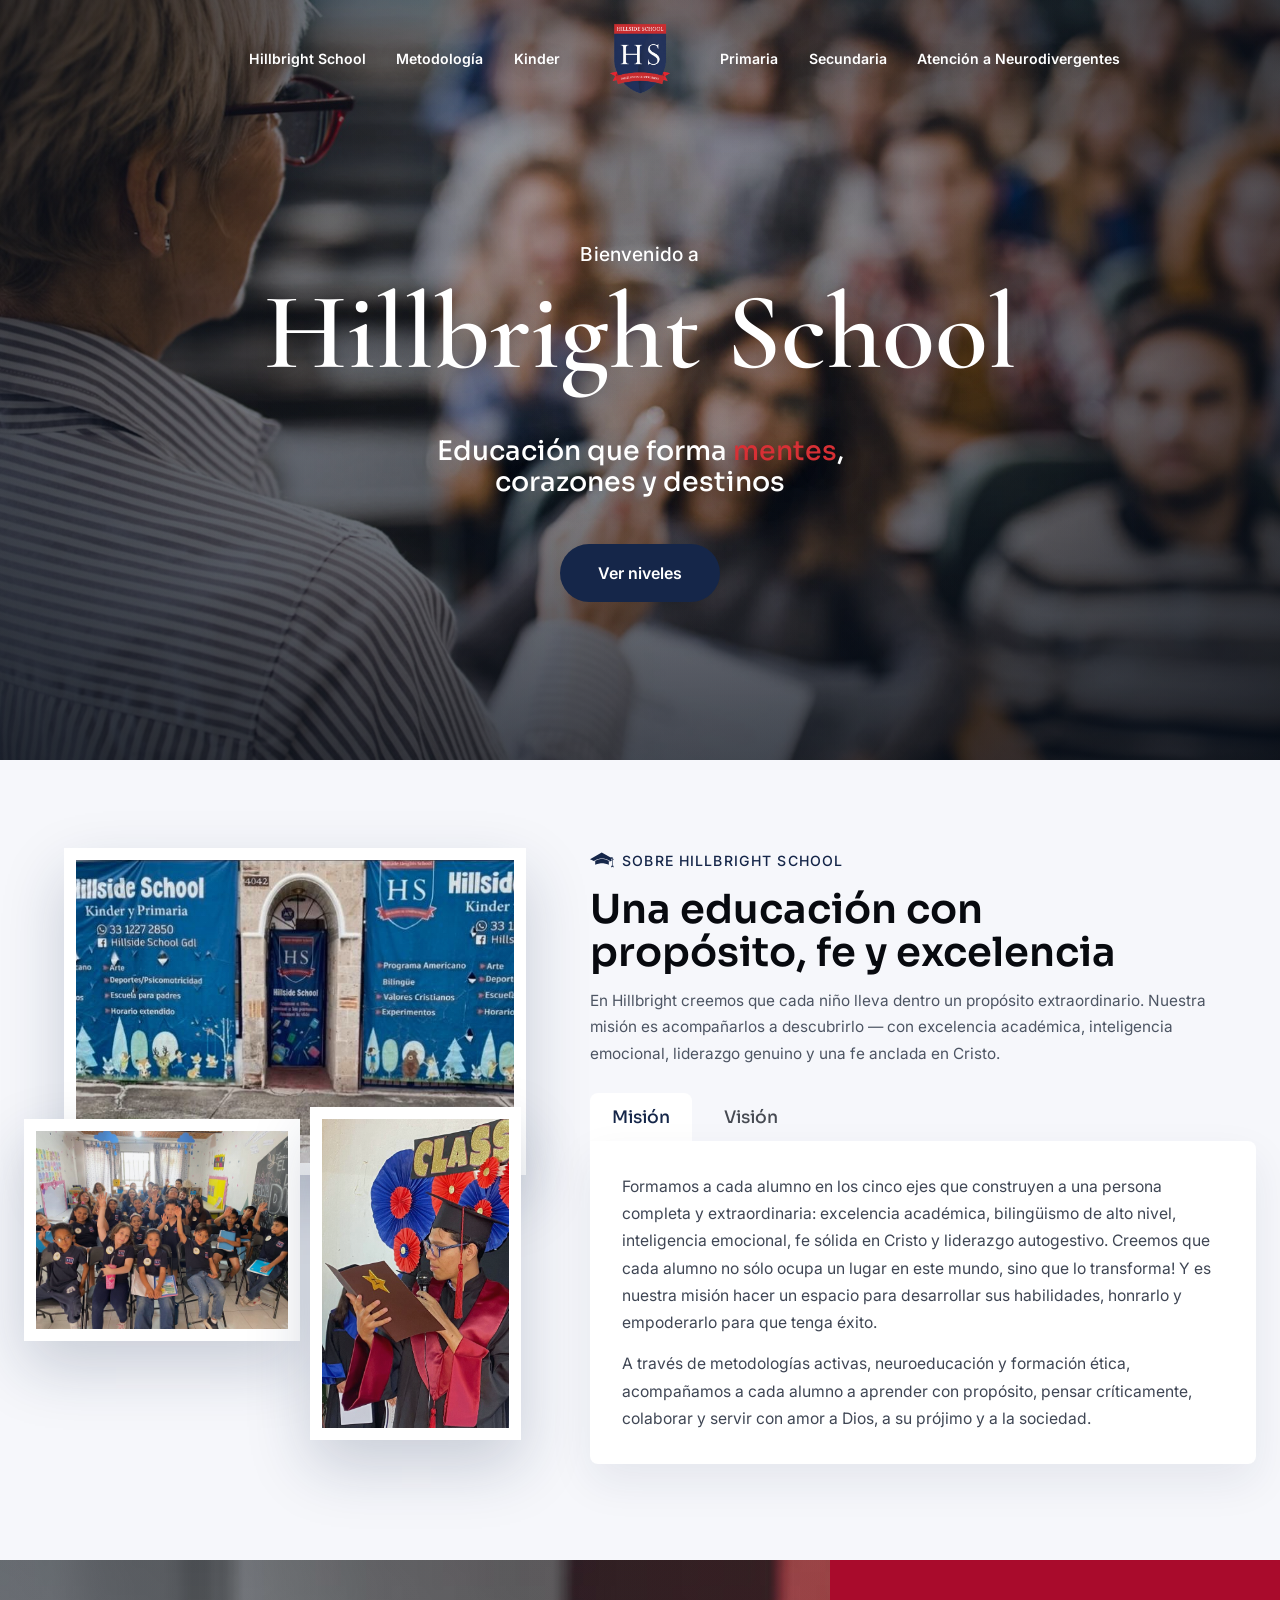
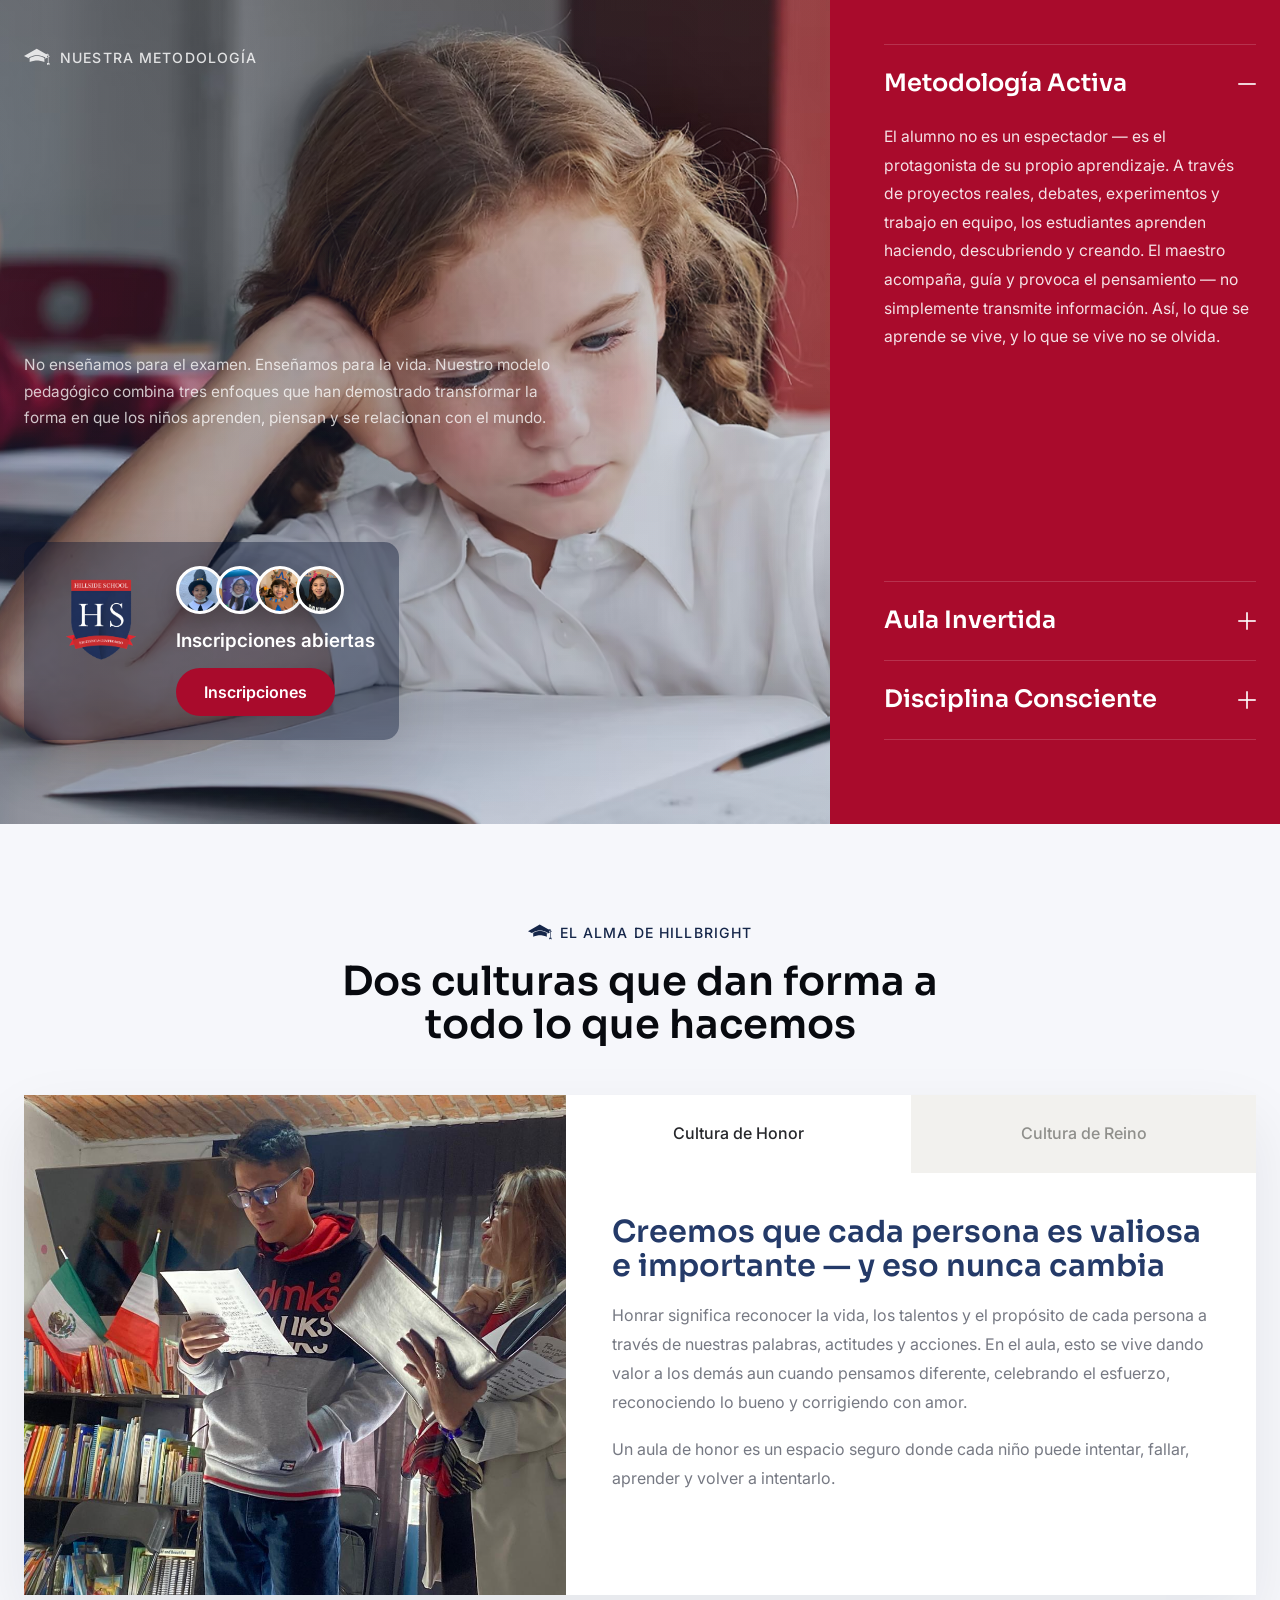
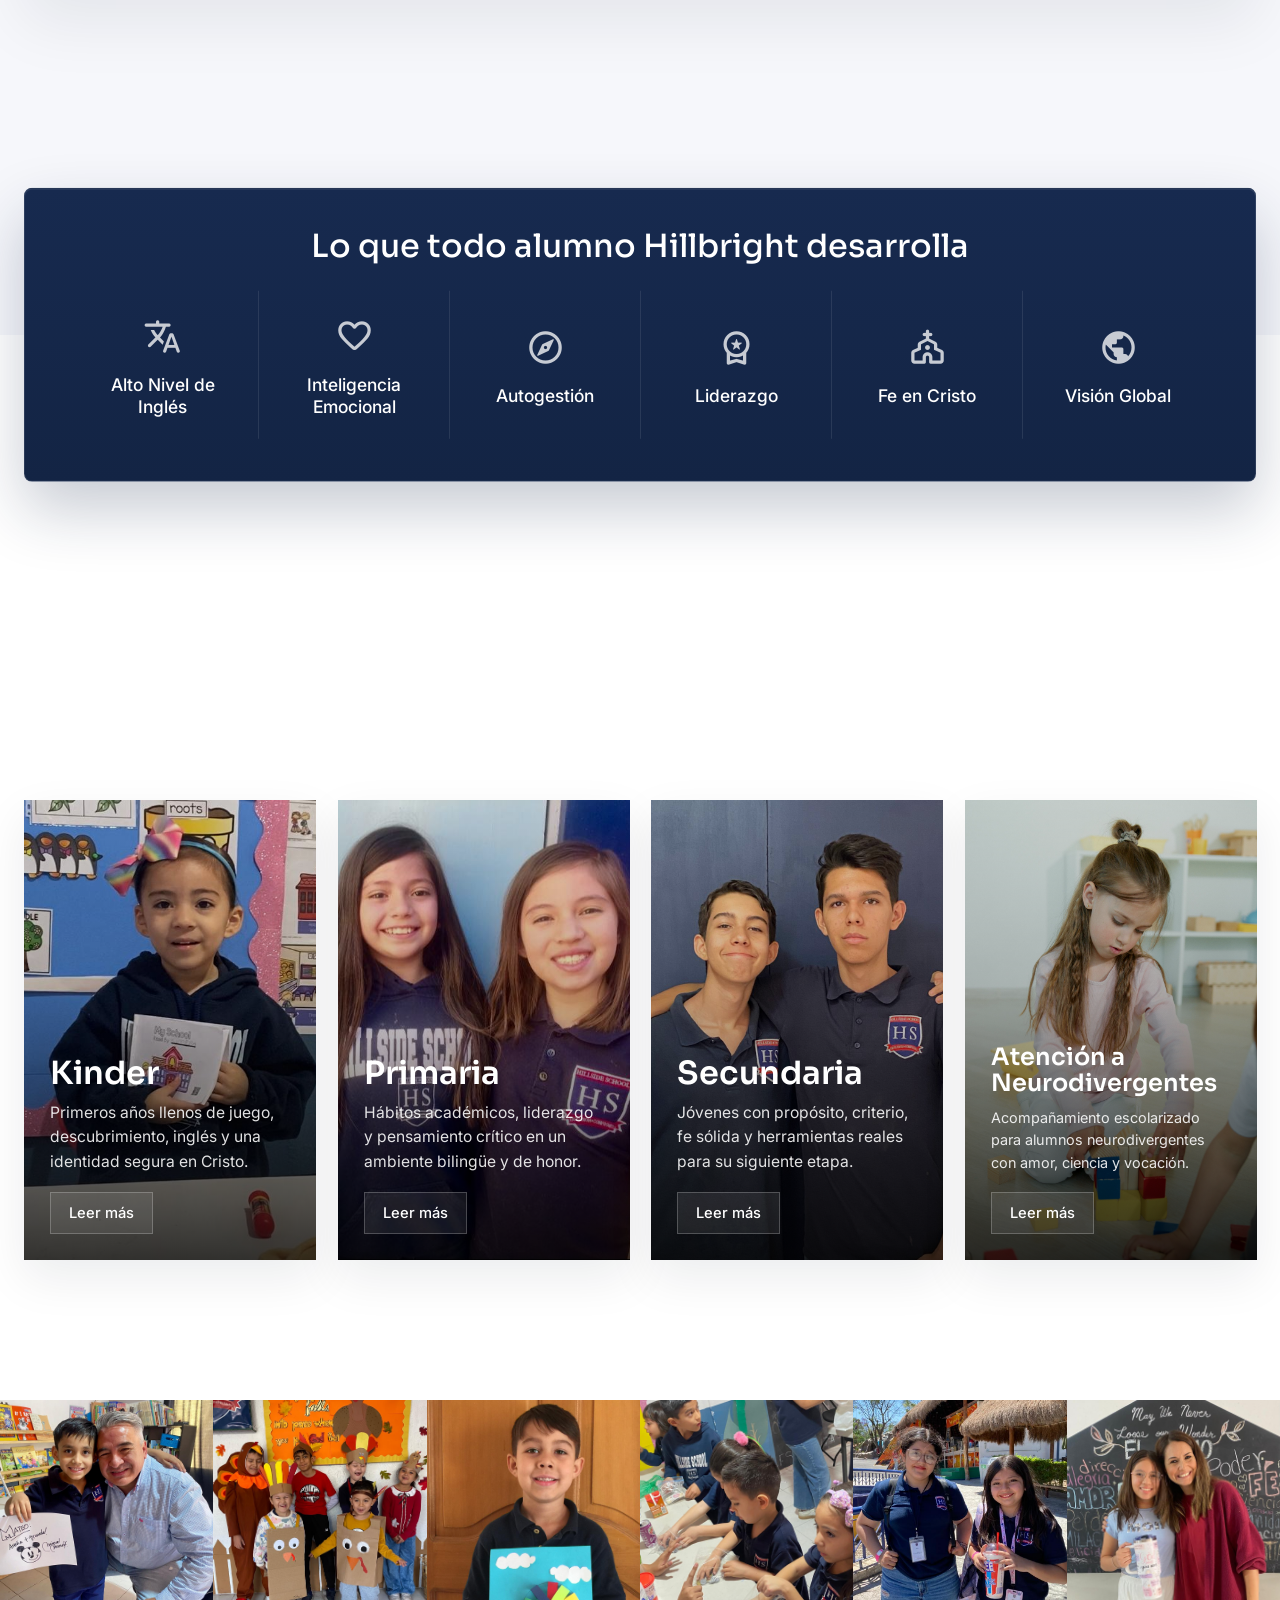
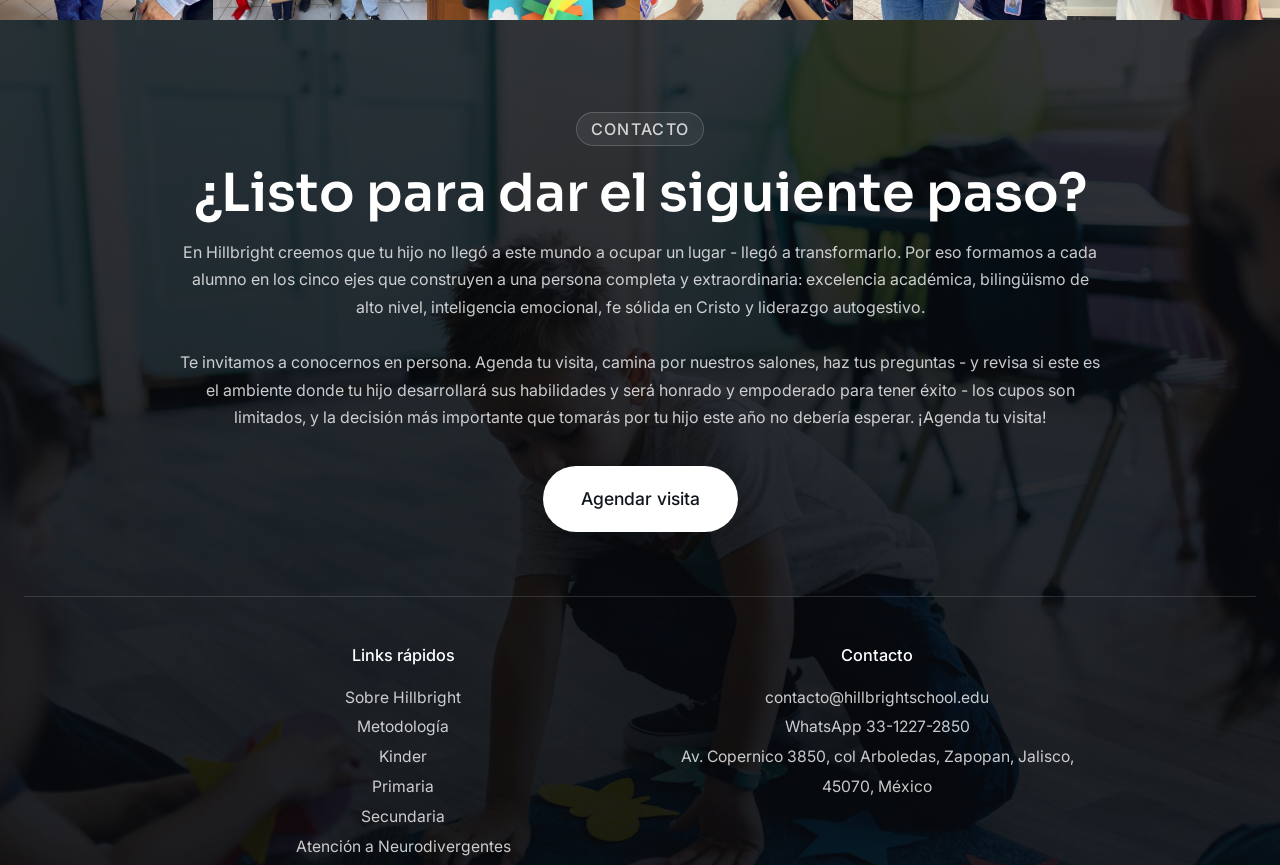
<file: index.html>
<!DOCTYPE html>
<html lang="es">
  <head>
    <meta charset="UTF-8" />
    <meta name="viewport" content="width=device-width, initial-scale=1.0" />
    <title>Hillbright School</title>
    <link rel="preconnect" href="https://fonts.googleapis.com" />
    <link rel="preconnect" href="https://fonts.gstatic.com" crossorigin />
    <link href="https://fonts.googleapis.com/css2?family=Inter:wght@400;500;600&display=swap" rel="stylesheet" />
    <link href="https://fonts.googleapis.com/css2?family=Sora:wght@500;600&display=swap" rel="stylesheet" />
    <link href="https://fonts.googleapis.com/css2?family=Cormorant+Garamond:wght@600&display=swap" rel="stylesheet" />
    <link href="https://fonts.googleapis.com/css2?family=Material+Symbols+Rounded:opsz,wght,FILL,GRAD@24,400,0,0&icon_names=church,explore,favorite,public,translate,workspace_premium" rel="stylesheet" />
    <link rel="stylesheet" href="styles.css" />
  </head>
  <body>
    <header class="site-header" id="site-header">
      <nav class="main-nav main-nav-left" aria-label="Navegación principal izquierda">
        <a href="#programas">Hillbright School</a>
        <a href="#metodologia">Metodología</a>
        <a href="kinder.html">Kinder</a>
      </nav>

      <a class="brand-badge" href="#" aria-label="Hillbright School inicio">
        <img class="brand-logo" src="images/hillside_logo.png" alt="Hillbright School" />
      </a>

      <button class="nav-toggle" type="button" aria-label="Abrir menú" aria-expanded="false">
        <span></span>
        <span></span>
        <span></span>
      </button>

      <nav class="mobile-nav" aria-label="Navegación principal móvil">
        <a href="#programas">Hillbright School</a>
        <a href="#metodologia">Metodología</a>
        <a href="kinder.html">Kinder</a>
        <a href="primaria.html">Primaria</a>
        <a href="secundaria.html">Secundaria</a>
        <a href="atencion-especializada.html">Atención a Neurodivergentes</a>
      </nav>

      <nav class="main-nav main-nav-right" aria-label="Navegación principal derecha">
        <a href="primaria.html">Primaria</a>
        <a href="secundaria.html">Secundaria</a>
        <a href="atencion-especializada.html">Atención a Neurodivergentes</a>
      </nav>
    </header>

    <main>
      <section class="hero" aria-label="Hillbright School">
        <div class="container container-lg hero-content">
          <p class="hero-kicker">Bienvenido a</p>
          <h1>Hillbright School</h1>
          <p class="hero-tagline">
            Educación que forma <span class="hero-highlight">mentes</span>,<br />
            corazones y destinos
          </p>
          <a class="hero-button" href="#niveles">Ver niveles</a>
        </div>
      </section>

      <section class="about-section" id="programas" aria-labelledby="about-title">
        <div class="container container-2xl about-container">
          <div class="about-media" aria-hidden="true">
            <div class="about-photo about-photo-main"></div>
            <div class="about-photo about-photo-wide"></div>
            <div class="about-photo about-photo-tall"></div>
          </div>

          <div class="about-copy">
            <p class="section-kicker">
              <svg class="section-kicker-icon" xmlns="http://www.w3.org/2000/svg" viewBox="0 0 24 24" aria-hidden="true">
                <path d="M5.21484 12.8949V16.6564C5.21484 16.6564 8.82175 15.1537 12.0198 15.1537C15.2178 15.1537 18.8255 16.6564 18.8255 16.6564V12.8424C18.8255 12.8424 15.3844 11.0225 11.9665 11.0225C8.55018 11.021 5.21484 12.8949 5.21484 12.8949Z"></path>
                <path d="M22.6467 11.9993L24 11.2716L22.6467 10.5222V10.1666C22.6467 10.1666 23.0278 8.23413 20.862 9.24464C20.7517 9.30465 20.6924 9.36542 20.6684 9.42468L11.7367 4.47119L0 11.1884L4.43211 13.2019V12.5485C4.43211 12.5485 8.15079 10.4607 11.9625 10.4607C15.7734 10.4607 19.6092 12.4899 19.6092 12.4899V13.631L22.0563 12.3167V17.6377H21.2416V19.529L22.3248 18.7803L23.5274 19.529V17.637H22.6467V11.9993ZM22.0555 9.83803V10.1944L21.3413 9.79827C21.6017 9.62573 22.0555 9.38642 22.0555 9.83803ZM21.814 11.9251C21.737 11.9279 21.6603 11.9152 21.5883 11.8877C21.5164 11.8602 21.4507 11.8185 21.3952 11.7651C21.3398 11.7117 21.2956 11.6476 21.2655 11.5768C21.2353 11.5059 21.2198 11.4297 21.2197 11.3527C21.2197 11.2757 21.2351 11.1994 21.2652 11.1285C21.2953 11.0576 21.3393 10.9935 21.3947 10.94C21.4501 10.8865 21.5157 10.8447 21.5876 10.8172C21.6595 10.7896 21.7362 10.7768 21.8132 10.7795C21.9615 10.7848 22.102 10.8474 22.2051 10.9542C22.3082 11.0609 22.3659 11.2035 22.366 11.3519C22.3661 11.5003 22.3086 11.643 22.2056 11.7499C22.1027 11.8568 21.9623 11.9196 21.814 11.9251Z"></path>
              </svg>
              Sobre Hillbright School
            </p>
            <h2 id="about-title">Una educación con propósito, fe y excelencia</h2>
            <p class="about-intro">
              En Hillbright creemos que cada niño lleva dentro un propósito extraordinario.
              Nuestra misión es acompañarlos a descubrirlo — con excelencia académica,
              inteligencia emocional, liderazgo genuino y una fe anclada en Cristo.
            </p>

            <div class="statement-tabs" data-tabs>
              <div class="statement-tab-list" role="tablist" aria-label="Misión y visión">
                <button class="statement-tab is-active" id="tab-mision" type="button" role="tab" aria-selected="true" aria-controls="panel-mision">
                  Misión
                </button>
                <button class="statement-tab" id="tab-vision" type="button" role="tab" aria-selected="false" aria-controls="panel-vision" tabindex="-1">
                  Visión
                </button>
              </div>

              <div class="statement-panel-stack">
                <article class="statement-panel is-active" id="panel-mision" role="tabpanel" aria-labelledby="tab-mision" aria-hidden="false">
                  <p>
                    Formamos a cada alumno en los cinco ejes que construyen a una persona completa y extraordinaria: excelencia académica, bilingüismo de alto nivel, inteligencia emocional, fe sólida en Cristo y liderazgo autogestivo. Creemos que cada alumno no sólo ocupa un lugar en este mundo, sino que lo transforma!
Y es nuestra misión hacer un espacio para desarrollar sus habilidades, honrarlo y empoderarlo para que tenga éxito.
                  </p>
                  <p>
                    A través de metodologías activas, neuroeducación y formación ética, acompañamos a cada alumno a aprender con propósito, pensar críticamente, colaborar y servir con amor a Dios, a su prójimo y a la sociedad.
                  </p>
                </article>

                <article class="statement-panel" id="panel-vision" role="tabpanel" aria-labelledby="tab-vision" aria-hidden="true">
                  <p>
                    Ser una comunidad educativa que forme personas íntegras, reflexivas y comprometidas con su desarrollo espiritual, intelectual, moral, social y físico.
                  </p>
                  <p>
                    Aspiramos a ser un faro de luz y verdad en la educación, ofreciendo una formación activa y transformadora, guiada por Cristo, la neuroeducación y el acompañamiento personal de cada estudiante.
                  </p>
                </article>
              </div>
            </div>
          </div>
        </div>
      </section>

      <section class="methodology-section" id="metodologia" aria-labelledby="methodology-title">
        <div class="container container-2xl methodology-shell">
          <div class="methodology-container">
            <div class="methodology-heading">
              <p class="methodology-kicker">
                <svg class="methodology-kicker-icon" xmlns="http://www.w3.org/2000/svg" viewBox="0 0 24 24" aria-hidden="true">
                  <path d="M5.21484 12.8949V16.6564C5.21484 16.6564 8.82175 15.1537 12.0198 15.1537C15.2178 15.1537 18.8255 16.6564 18.8255 16.6564V12.8424C18.8255 12.8424 15.3844 11.0225 11.9665 11.0225C8.55018 11.021 5.21484 12.8949 5.21484 12.8949Z"></path>
                  <path d="M22.6467 11.9993L24 11.2716L22.6467 10.5222V10.1666C22.6467 10.1666 23.0278 8.23413 20.862 9.24464C20.7517 9.30465 20.6924 9.36542 20.6684 9.42468L11.7367 4.47119L0 11.1884L4.43211 13.2019V12.5485C4.43211 12.5485 8.15079 10.4607 11.9625 10.4607C15.7734 10.4607 19.6092 12.4899 19.6092 12.4899V13.631L22.0563 12.3167V17.6377H21.2416V19.529L22.3248 18.7803L23.5274 19.529V17.637H22.6467V11.9993ZM22.0555 9.83803V10.1944L21.3413 9.79827C21.6017 9.62573 22.0555 9.38642 22.0555 9.83803ZM21.814 11.9251C21.737 11.9279 21.6603 11.9152 21.5883 11.8877C21.5164 11.8602 21.4507 11.8185 21.3952 11.7651C21.3398 11.7117 21.2956 11.6476 21.2655 11.5768C21.2353 11.5059 21.2198 11.4297 21.2197 11.3527C21.2197 11.2757 21.2351 11.1994 21.2652 11.1285C21.2953 11.0576 21.3393 10.9935 21.3947 10.94C21.4501 10.8865 21.5157 10.8447 21.5876 10.8172C21.6595 10.7896 21.7362 10.7768 21.8132 10.7795C21.9615 10.7848 22.102 10.8474 22.2051 10.9542C22.3082 11.0609 22.3659 11.2035 22.366 11.3519C22.3661 11.5003 22.3086 11.643 22.2056 11.7499C22.1027 11.8568 21.9623 11.9196 21.814 11.9251Z"></path>
                </svg>
                Nuestra metodología
              </p>
              <h2 id="methodology-title" data-reveal-title>Aprendizaje activo, con propósito</h2>
              <p class="methodology-intro">
                No enseñamos para el examen. Enseñamos para la vida. Nuestro modelo pedagógico
                combina tres enfoques que han demostrado transformar la forma en que los niños
                aprenden, piensan y se relacionan con el mundo.
              </p>
              <div class="methodology-cta-card">
                <div class="methodology-cta-emblem" aria-hidden="true">
                  <img src="images/hillside_logo.png" alt="" />
                </div>

                <div class="methodology-cta-content">
                  <div class="methodology-avatars" aria-hidden="true">
                    <span class="methodology-avatar avatar-one"></span>
                    <span class="methodology-avatar avatar-two"></span>
                    <span class="methodology-avatar avatar-three"></span>
                    <span class="methodology-avatar avatar-four"></span>
                  </div>
                  <strong>Inscripciones abiertas</strong>
                  <a class="methodology-cta-button" href="https://wa.me/523312272850?text=Hola%2C%20quiero%20informacion%20sobre%20las%20inscripciones%20para%20Hillbright%20School" target="_blank" rel="noreferrer">Inscripciones</a>
                </div>
              </div>
            </div>

            <section class="methodology-feature" aria-label="Metodologías Hillbright">
              <div class="methodology-accordion" data-accordion>
                <article class="methodology-accordion-item is-open">
                  <h3 class="methodology-accordion-heading">
                    <button class="methodology-accordion-trigger" id="accordion-metodologia-activa" type="button" aria-expanded="true" aria-controls="accordion-panel-metodologia-activa">
                      <span>Metodología Activa</span>
                      <span class="methodology-accordion-icon" aria-hidden="true"></span>
                    </button>
                  </h3>
                  <div class="methodology-accordion-panel is-open" id="accordion-panel-metodologia-activa" role="region" aria-labelledby="accordion-metodologia-activa">
                    <div class="methodology-accordion-panel-inner">
                      <p>
                        El alumno no es un espectador — es el protagonista de su propio aprendizaje.
                        A través de proyectos reales, debates, experimentos y trabajo en equipo, los
                        estudiantes aprenden haciendo, descubriendo y creando. El maestro acompaña,
                        guía y provoca el pensamiento — no simplemente transmite información. Así, lo
                        que se aprende se vive, y lo que se vive no se olvida.
                      </p>
                    </div>
                  </div>
                </article>

                <article class="methodology-accordion-item">
                  <h3 class="methodology-accordion-heading">
                    <button class="methodology-accordion-trigger" id="accordion-aula-invertida" type="button" aria-expanded="false" aria-controls="accordion-panel-aula-invertida">
                      <span>Aula Invertida</span>
                      <span class="methodology-accordion-icon" aria-hidden="true"></span>
                    </button>
                  </h3>
                  <div class="methodology-accordion-panel" id="accordion-panel-aula-invertida" role="region" aria-labelledby="accordion-aula-invertida" hidden>
                    <div class="methodology-accordion-panel-inner">
                      <p>
                        Con el modelo de aula invertida, los alumnos exploran los contenidos antes de la clase mediante recursos digitales, lecturas y videos. Así, el salón se convierte en un espacio para preguntar, discutir, crear y profundizar. Creemos que el aprendizaje verdadero ocurre cuando el alumno participa activamente, no solo cuando escucha.
                      </p>
                    </div>
                  </div>
                </article>

                <article class="methodology-accordion-item">
                  <h3 class="methodology-accordion-heading">
                    <button class="methodology-accordion-trigger" id="accordion-disciplina-consciente" type="button" aria-expanded="false" aria-controls="accordion-panel-disciplina-consciente">
                      <span>Disciplina Consciente</span>
                      <span class="methodology-accordion-icon" aria-hidden="true"></span>
                    </button>
                  </h3>
                  <div class="methodology-accordion-panel" id="accordion-panel-disciplina-consciente" role="region" aria-labelledby="accordion-disciplina-consciente" hidden>
                    <div class="methodology-accordion-panel-inner">
                      <p>
                        En Hillbright, no buscamos obediencia por miedo, sino responsabilidad por convicción. La disciplina consciente parte del respeto a la dignidad de cada niño, entendiendo que detrás de cada conducta hay una emoción y una necesidad. Nuestros maestros guían, redirigen y restauran con amor, sin humillar. Así, los alumnos aprenden a comprender sus decisiones y a crecer con conciencia, respeto y responsabilidad.
                      </p>
                    </div>
                  </div>
                </article>
              </div>
            </section>
          </div>
        </div>
      </section>

      <section class="soul-section" aria-labelledby="soul-title">
        <div class="container container-2xl">
          <div class="soul-heading">
            <p class="soul-kicker">
              <svg class="soul-kicker-icon" xmlns="http://www.w3.org/2000/svg" viewBox="0 0 24 24" aria-hidden="true">
                <path d="M5.21484 12.8949V16.6564C5.21484 16.6564 8.82175 15.1537 12.0198 15.1537C15.2178 15.1537 18.8255 16.6564 18.8255 16.6564V12.8424C18.8255 12.8424 15.3844 11.0225 11.9665 11.0225C8.55018 11.021 5.21484 12.8949 5.21484 12.8949Z"></path>
                <path d="M22.6467 11.9993L24 11.2716L22.6467 10.5222V10.1666C22.6467 10.1666 23.0278 8.23413 20.862 9.24464C20.7517 9.30465 20.6924 9.36542 20.6684 9.42468L11.7367 4.47119L0 11.1884L4.43211 13.2019V12.5485C4.43211 12.5485 8.15079 10.4607 11.9625 10.4607C15.7734 10.4607 19.6092 12.4899 19.6092 12.4899V13.631L22.0563 12.3167V17.6377H21.2416V19.529L22.3248 18.7803L23.5274 19.529V17.637H22.6467V11.9993ZM22.0555 9.83803V10.1944L21.3413 9.79827C21.6017 9.62573 22.0555 9.38642 22.0555 9.83803ZM21.814 11.9251C21.737 11.9279 21.6603 11.9152 21.5883 11.8877C21.5164 11.8602 21.4507 11.8185 21.3952 11.7651C21.3398 11.7117 21.2956 11.6476 21.2655 11.5768C21.2353 11.5059 21.2198 11.4297 21.2197 11.3527C21.2197 11.2757 21.2351 11.1994 21.2652 11.1285C21.2953 11.0576 21.3393 10.9935 21.3947 10.94C21.4501 10.8865 21.5157 10.8447 21.5876 10.8172C21.6595 10.7896 21.7362 10.7768 21.8132 10.7795C21.9615 10.7848 22.102 10.8474 22.2051 10.9542C22.3082 11.0609 22.3659 11.2035 22.366 11.3519C22.3661 11.5003 22.3086 11.643 22.2056 11.7499C22.1027 11.8568 21.9623 11.9196 21.814 11.9251Z"></path>
              </svg>
              El Alma de Hillbright
            </p>
            <h2 id="soul-title">Dos culturas que dan forma a<br />todo lo que hacemos</h2>
          </div>

          <div class="soul-showcase" data-tabs data-soul-showcase>
            <div class="soul-showcase-card">
              <figure class="soul-showcase-image soul-showcase-image-honor" data-soul-image aria-hidden="true"></figure>

              <div class="soul-showcase-body">
                <div class="soul-showcase-tab-list" role="tablist" aria-label="Culturas de Hillbright">
                  <button class="soul-showcase-tab is-active" id="tab-cultura-honor" type="button" role="tab" aria-selected="true" aria-controls="panel-cultura-honor" data-soul-image="honor">
                    Cultura de Honor
                  </button>
                  <button class="soul-showcase-tab" id="tab-cultura-reino" type="button" role="tab" aria-selected="false" aria-controls="panel-cultura-reino" tabindex="-1" data-soul-image="kingdom">
                    Cultura de Reino
                  </button>
                </div>

                <div class="soul-showcase-panel-stack">
                  <article class="soul-showcase-panel is-active" id="panel-cultura-honor" role="tabpanel" aria-labelledby="tab-cultura-honor" aria-hidden="false">
                    <h3>Creemos que cada persona es valiosa e importante — y eso nunca cambia</h3>
                    <p>
                      Honrar significa reconocer la vida, los talentos y el propósito de cada persona a través de nuestras palabras, actitudes y acciones. En el aula, esto se vive dando valor a los demás aun cuando pensamos diferente, celebrando el esfuerzo, reconociendo lo bueno y corrigiendo con amor.
                    </p>
                    <p>
                      Un aula de honor es un espacio seguro donde cada niño puede intentar, fallar, aprender y volver a intentarlo.
                    </p>
                  </article>

                  <article class="soul-showcase-panel" id="panel-cultura-reino" role="tabpanel" aria-labelledby="tab-cultura-reino" aria-hidden="true">
                    <h3>Un aula donde el Cielo se hace presente en lo cotidiano</h3>
                    <p>
                      La cultura de Reino no se trata solo de reglas, sino de crear un ambiente donde el amor, el perdón, la verdad, el honor, la restauración y la alegría den forma a cada interacción. Los alumnos aprenden que su valor viene de ser hijos de Dios, no de sus calificaciones, su economía o sus errores pasados.
                    </p>
                    <p>
                      Esta cultura no se enseña únicamente como una materia; se vive en cada salón, pasillo, recreo y conversación.
                    </p>
                  </article>
                </div>
              </div>
            </div>
          </div>
        </div>
      </section>

      <section class="development-section" aria-labelledby="development-title">
        <div class="container container-2xl">
          <div class="development-card">
            <h2 id="development-title">Lo que todo alumno Hillbright desarrolla</h2>

            <div class="development-grid">
              <article class="development-item">
                <span class="development-icon material-symbols-rounded" aria-hidden="true">translate</span>
                <h3>Alto Nivel de Inglés</h3>
              </article>

              <article class="development-item">
                <span class="development-icon material-symbols-rounded" aria-hidden="true">favorite</span>
                <h3>Inteligencia Emocional</h3>
              </article>

              <article class="development-item">
                <span class="development-icon material-symbols-rounded" aria-hidden="true">explore</span>
                <h3>Autogestión</h3>
              </article>

              <article class="development-item">
                <span class="development-icon material-symbols-rounded" aria-hidden="true">workspace_premium</span>
                <h3>Liderazgo</h3>
              </article>

              <article class="development-item">
                <span class="development-icon material-symbols-rounded" aria-hidden="true">church</span>
                <h3>Fe en Cristo</h3>
              </article>

              <article class="development-item">
                <span class="development-icon material-symbols-rounded" aria-hidden="true">public</span>
                <h3>Visión Global</h3>
              </article>
            </div>
          </div>

          <div class="levels-section" id="niveles" aria-labelledby="levels-title">
            <div class="levels-heading">
              <p class="section-kicker">
                <svg class="section-kicker-icon" xmlns="http://www.w3.org/2000/svg" viewBox="0 0 24 24" aria-hidden="true">
                  <path d="M5.21484 12.8949V16.6564C5.21484 16.6564 8.82175 15.1537 12.0198 15.1537C15.2178 15.1537 18.8255 16.6564 18.8255 16.6564V12.8424C18.8255 12.8424 15.3844 11.0225 11.9665 11.0225C8.55018 11.021 5.21484 12.8949 5.21484 12.8949Z"></path>
                  <path d="M22.6467 11.9993L24 11.2716L22.6467 10.5222V10.1666C22.6467 10.1666 23.0278 8.23413 20.862 9.24464C20.7517 9.30465 20.6924 9.36542 20.6684 9.42468L11.7367 4.47119L0 11.1884L4.43211 13.2019V12.5485C4.43211 12.5485 8.15079 10.4607 11.9625 10.4607C15.7734 10.4607 19.6092 12.4899 19.6092 12.4899V13.631L22.0563 12.3167V17.6377H21.2416V19.529L22.3248 18.7803L23.5274 19.529V17.637H22.6467V11.9993ZM22.0555 9.83803V10.1944L21.3413 9.79827C21.6017 9.62573 22.0555 9.38642 22.0555 9.83803ZM21.814 11.9251C21.737 11.9279 21.6603 11.9152 21.5883 11.8877C21.5164 11.8602 21.4507 11.8185 21.3952 11.7651C21.3398 11.7117 21.2956 11.6476 21.2655 11.5768C21.2353 11.5059 21.2198 11.4297 21.2197 11.3527C21.2197 11.2757 21.2351 11.1994 21.2652 11.1285C21.2953 11.0576 21.3393 10.9935 21.3947 10.94C21.4501 10.8865 21.5157 10.8447 21.5876 10.8172C21.6595 10.7896 21.7362 10.7768 21.8132 10.7795C21.9615 10.7848 22.102 10.8474 22.2051 10.9542C22.3082 11.0609 22.3659 11.2035 22.366 11.3519C22.3661 11.5003 22.3086 11.643 22.2056 11.7499C22.1027 11.8568 21.9623 11.9196 21.814 11.9251Z"></path>
                </svg>
                Niveles educativos
              </p>
              <h2 id="levels-title">Una trayectoria formativa para cada etapa</h2>
            </div>

            <div class="levels-stack">
              <article class="level-panel level-panel-kinder">
                <div class="level-panel-content">
                  <h3>Kinder</h3>
                  <p>Primeros años llenos de juego, descubrimiento, inglés y una identidad segura en Cristo.</p>
                  <a class="level-panel-button" href="kinder.html">Leer más</a>
                </div>
              </article>

              <article class="level-panel level-panel-primaria">
                <div class="level-panel-content">
                  <h3>Primaria</h3>
                  <p>Hábitos académicos, liderazgo y pensamiento crítico en un ambiente bilingüe y de honor.</p>
                  <a class="level-panel-button" href="primaria.html">Leer más</a>
                </div>
              </article>

              <article class="level-panel level-panel-secundaria">
                <div class="level-panel-content">
                  <h3>Secundaria</h3>
                  <p>Jóvenes con propósito, criterio, fe sólida y herramientas reales para su siguiente etapa.</p>
                  <a class="level-panel-button" href="secundaria.html">Leer más</a>
                </div>
              </article>

              <article class="level-panel level-panel-specialized">
                <div class="level-panel-content">
                  <h3>Atención a Neurodivergentes</h3>
                  <p>Acompañamiento escolarizado para alumnos neurodivergentes con amor, ciencia y vocación.</p>
                  <a class="level-panel-button" href="atencion-especializada.html">Leer más</a>
                </div>
              </article>
            </div>
          </div>
        </div>
      </section>

      <section class="photo-divider" aria-hidden="true">
        <div class="photo-divider-track">
          <div class="photo-divider-item photo-divider-item-one"></div>
          <div class="photo-divider-item photo-divider-item-two"></div>
          <div class="photo-divider-item photo-divider-item-three"></div>
          <div class="photo-divider-item photo-divider-item-four"></div>
          <div class="photo-divider-item photo-divider-item-five"></div>
          <div class="photo-divider-item photo-divider-item-six"></div>
        </div>
      </section>

      <div data-site-footer data-footer-scope="home"></div>
    </main>

    <script src="script.js"></script>
  </body>
</html>
</file>
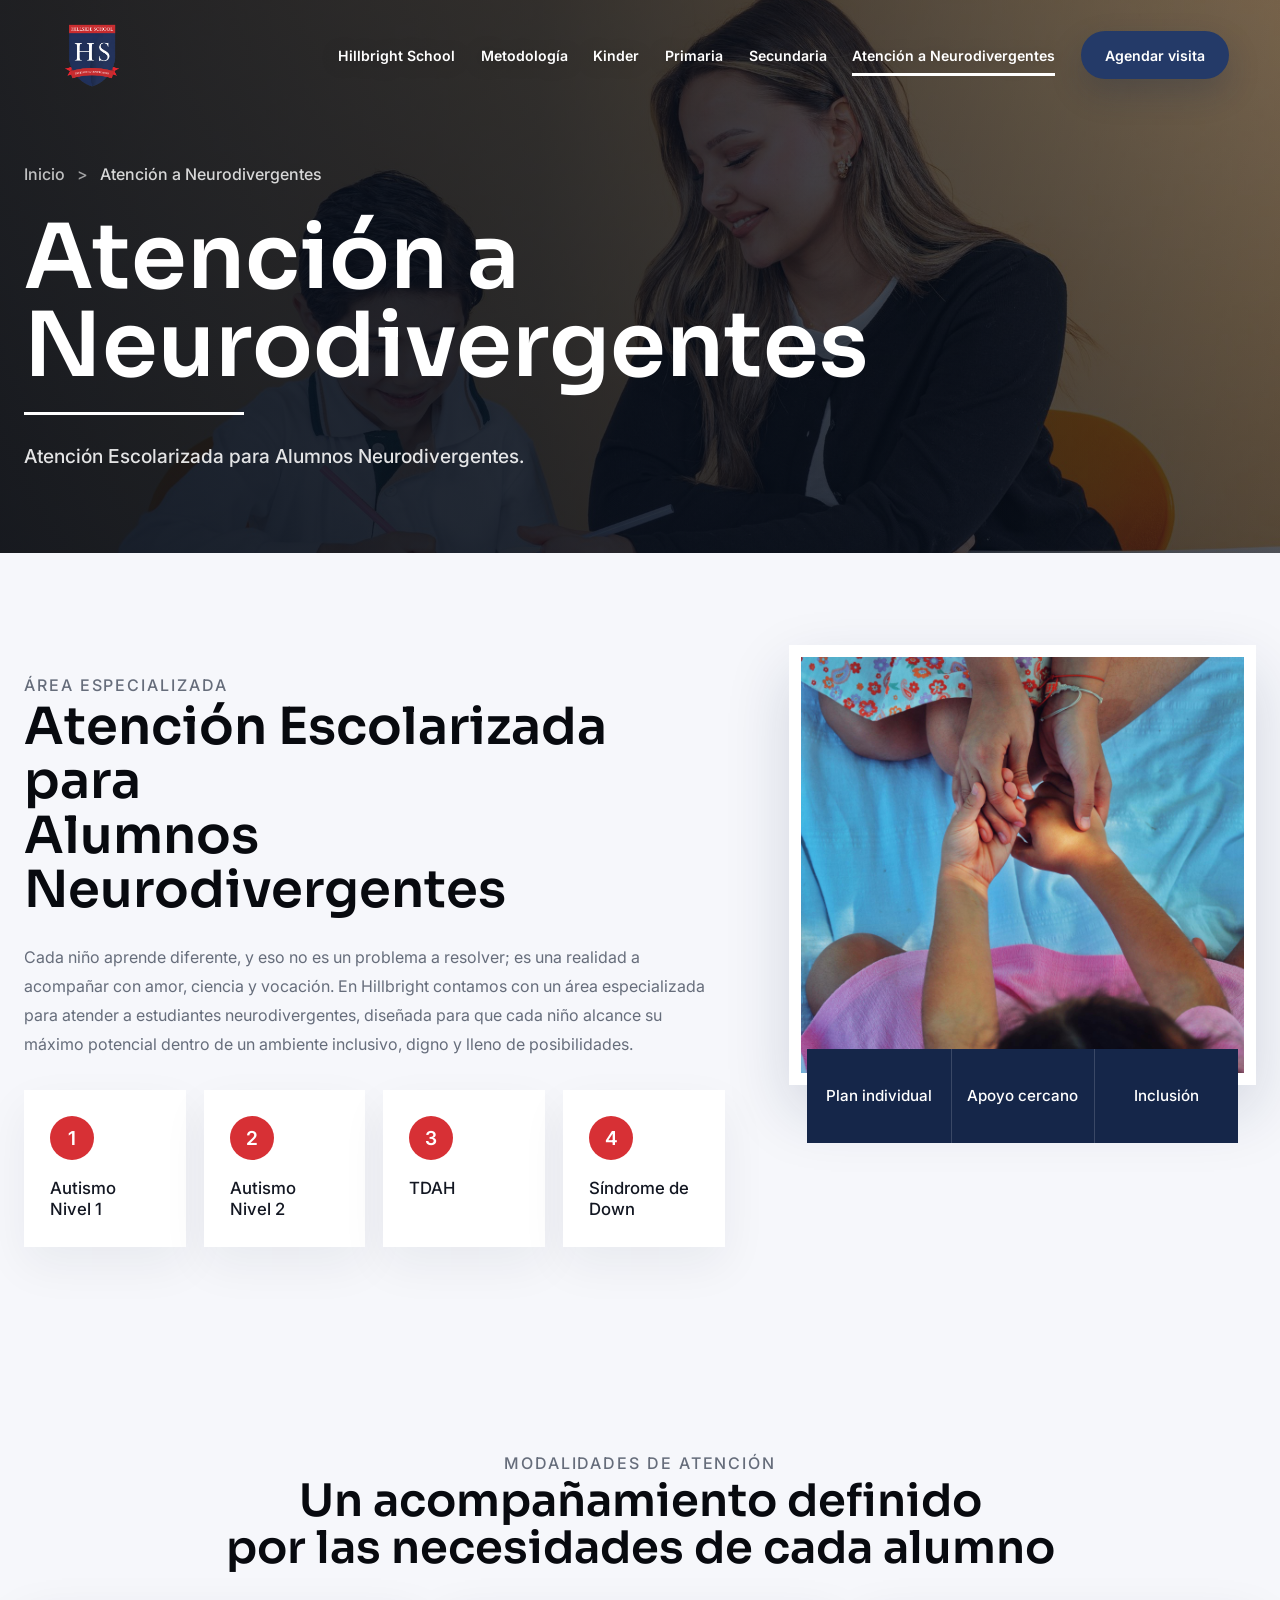
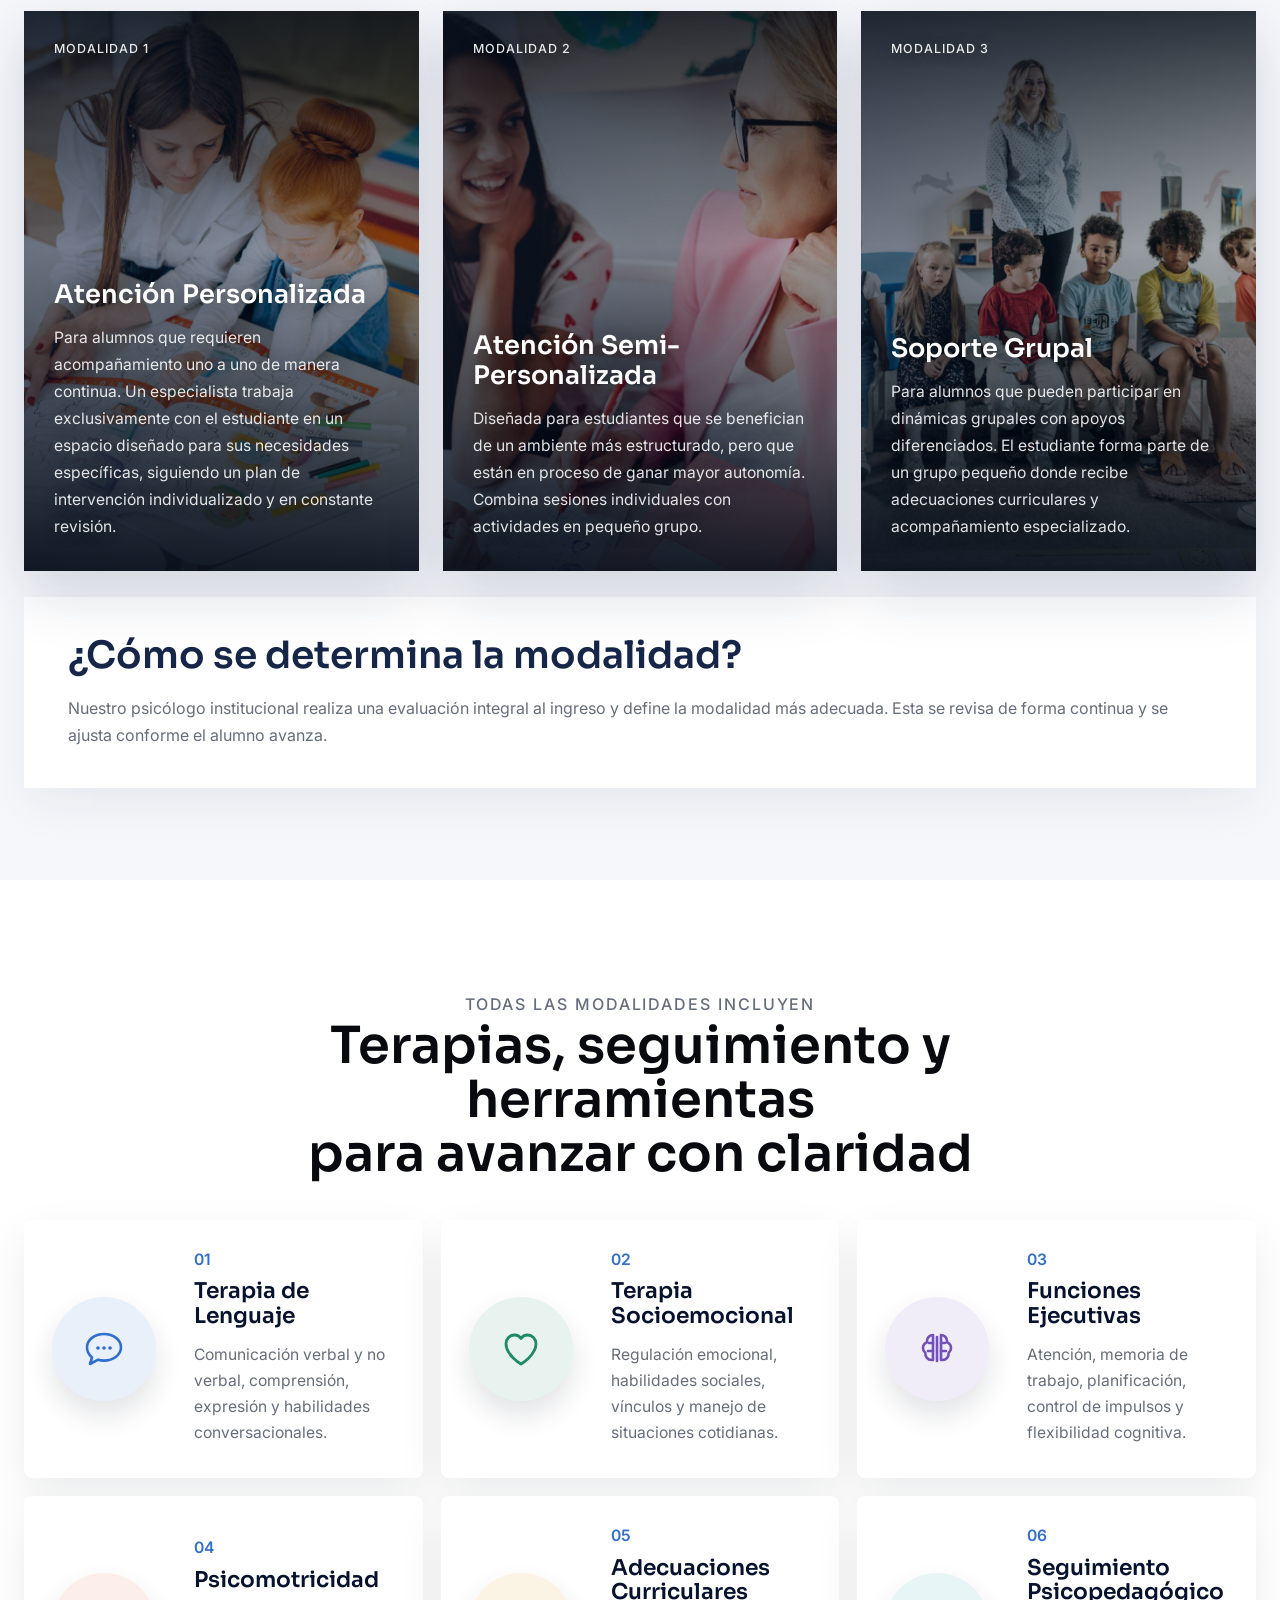
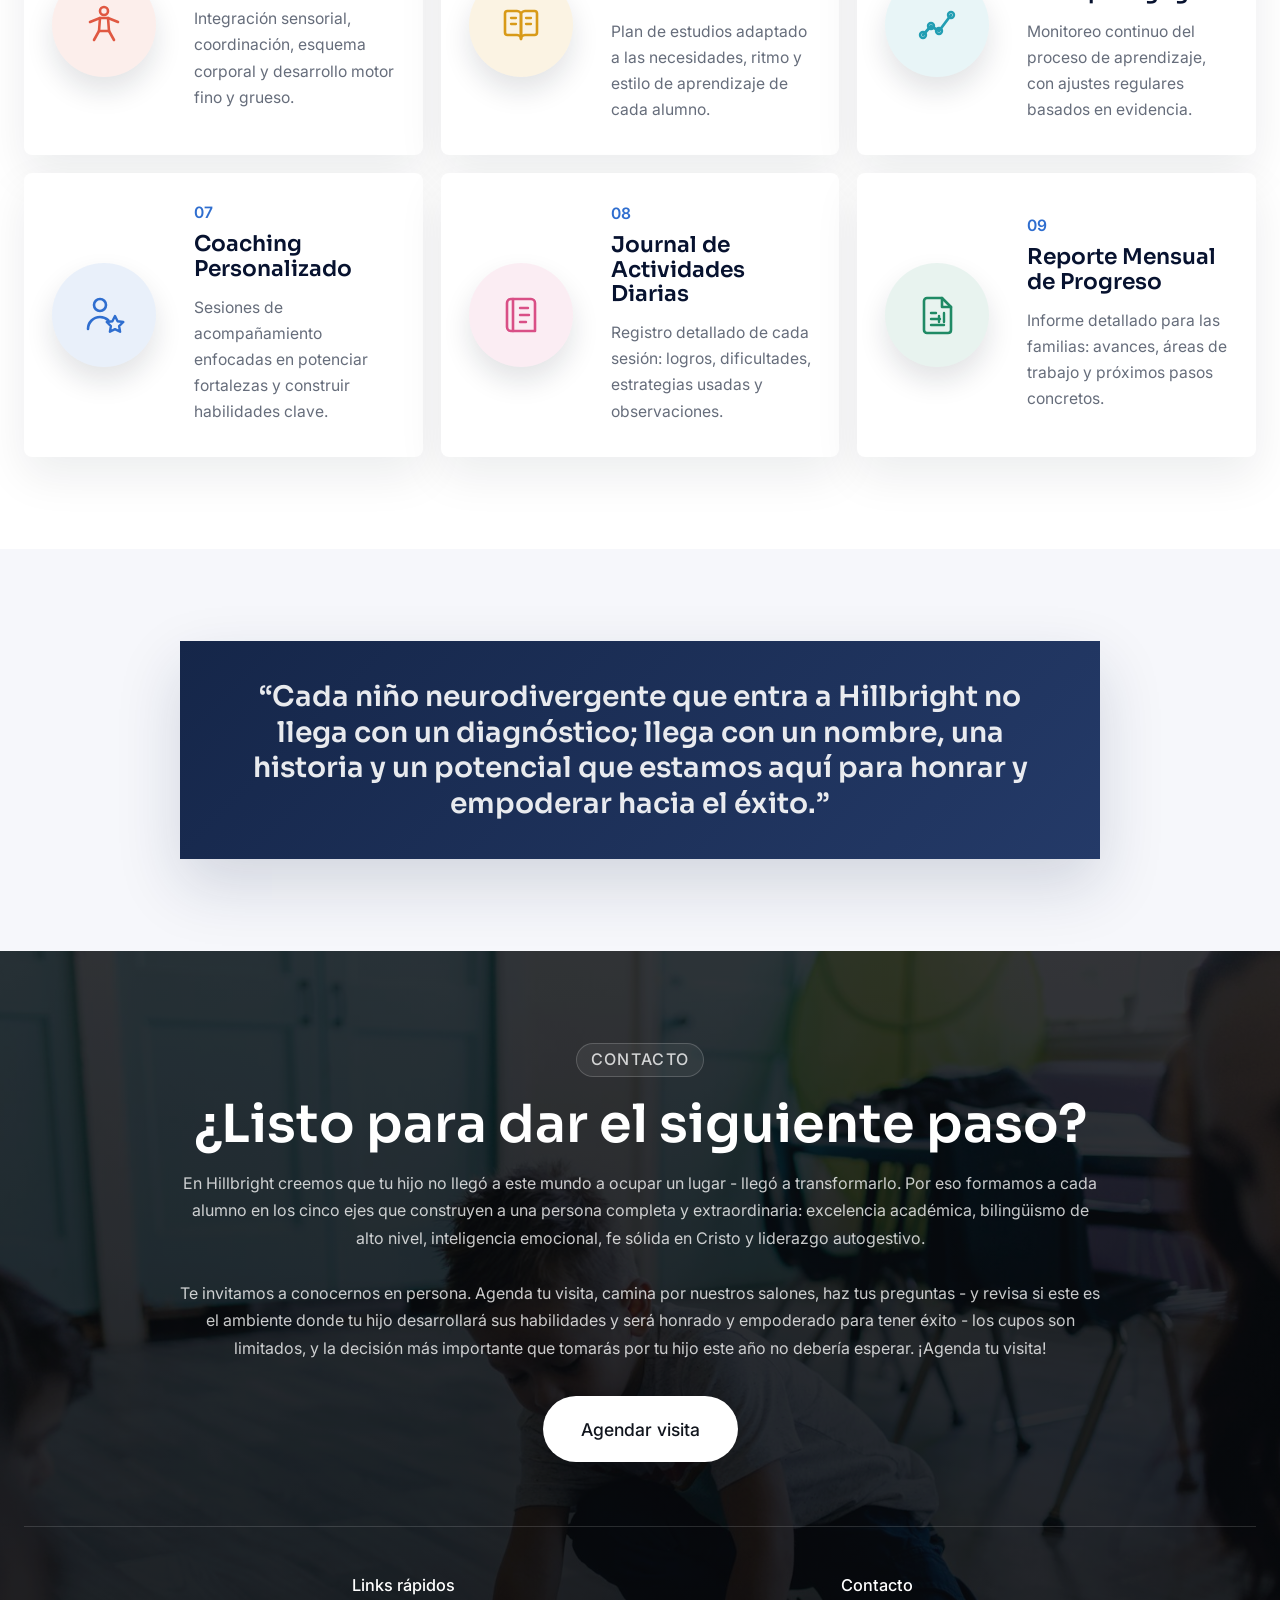
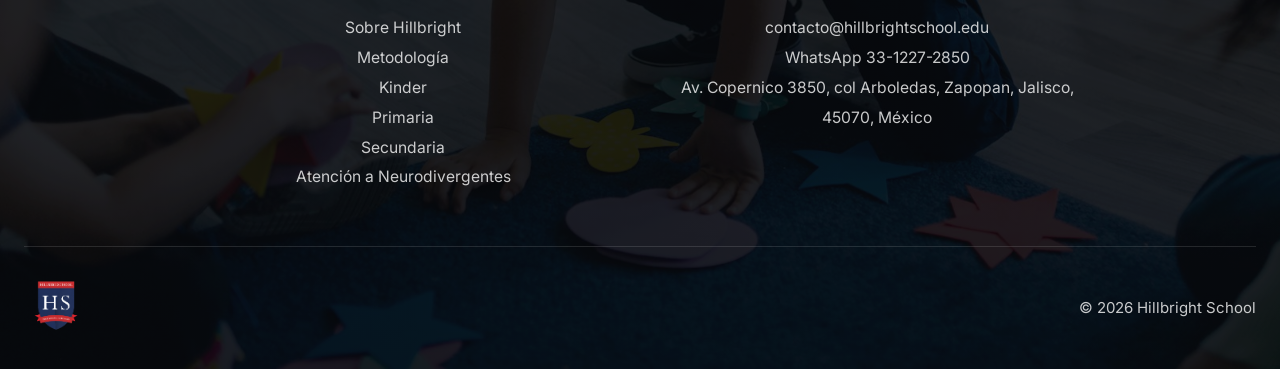
<file: atencion-especializada.html>
<!DOCTYPE html>
<html lang="es">
  <head>
    <meta charset="UTF-8" />
    <meta name="viewport" content="width=device-width, initial-scale=1.0" />
    <title>Atención a Neurodivergentes | Hillbright School</title>
    <link rel="preconnect" href="https://fonts.googleapis.com" />
    <link rel="preconnect" href="https://fonts.gstatic.com" crossorigin />
    <link href="https://fonts.googleapis.com/css2?family=Inter:wght@400;500;600&display=swap" rel="stylesheet" />
    <link href="https://fonts.googleapis.com/css2?family=Sora:wght@500;600&display=swap" rel="stylesheet" />
    <link rel="stylesheet" href="styles.css" />
  </head>
  <body class="program-page">
    <header class="site-header program-header" id="site-header">
      <a class="brand-badge" href="index.html" aria-label="Hillbright School inicio">
        <img class="brand-logo" src="images/hillside_logo.png" alt="Hillbright School" />
      </a>

      <button class="nav-toggle" type="button" aria-label="Abrir menú" aria-expanded="false">
        <span></span>
        <span></span>
        <span></span>
      </button>

      <nav class="main-nav program-nav" aria-label="Navegación principal">
        <a href="index.html#programas">Hillbright School</a>
        <a href="index.html#metodologia">Metodología</a>
        <a href="kinder.html">Kinder</a>
        <a href="primaria.html">Primaria</a>
        <a href="secundaria.html">Secundaria</a>
        <a href="atencion-especializada.html" aria-current="page">Atención a Neurodivergentes</a>
        <a class="program-nav-button" href="https://wa.me/523312272850" target="_blank" rel="noreferrer">Agendar visita</a>
      </nav>
    </header>

    <main class="program-main">
      <section class="program-hero program-hero-specialized" aria-labelledby="program-title">
        <div class="container container-2xl program-hero-content">
          <div class="program-breadcrumb" aria-label="Breadcrumb">
            <a href="index.html">Inicio</a>
            <span class="program-breadcrumb-separator">&gt;</span>
            <span>Atención a Neurodivergentes</span>
          </div>
          <h1 id="program-title">Atención a Neurodivergentes</h1>
          <div class="program-hero-line"></div>
          <p class="program-hero-description">Atención Escolarizada para Alumnos Neurodivergentes.</p>
        </div>
      </section>

      <section class="program-section">
        <div class="container container-2xl program-intro-grid">
          <div class="program-copy">
            <p class="program-kicker">Área Especializada</p>
            <h2>Atención Escolarizada para<br />Alumnos Neurodivergentes</h2>
            <p>
              Cada niño aprende diferente, y eso no es un problema a resolver; es una realidad a acompañar con amor, ciencia y vocación. En Hillbright contamos con un área especializada para atender a estudiantes neurodivergentes, diseñada para que cada niño alcance su máximo potencial dentro de un ambiente inclusivo, digno y lleno de posibilidades.
            </p>

            <div class="program-population-grid program-inline-populations" aria-label="Poblaciones que atendemos">
              <article class="program-population-card">
                <span>1</span>
                <h3>Autismo<br />Nivel 1</h3>
              </article>
              <article class="program-population-card">
                <span>2</span>
                <h3>Autismo<br />Nivel 2</h3>
              </article>
              <article class="program-population-card">
                <span>3</span>
                <h3>TDAH</h3>
              </article>
              <article class="program-population-card">
                <span>4</span>
                <h3>Síndrome de Down</h3>
              </article>
            </div>
          </div>

          <aside class="program-snapshot" aria-label="Datos de Atención a Neurodivergentes">
            <div class="program-snapshot-image program-snapshot-specialized"></div>
            <div class="program-facts">
              <div class="program-fact">Plan individual</div>
              <div class="program-fact">Apoyo cercano</div>
              <div class="program-fact">Inclusión</div>
            </div>
          </aside>
        </div>
      </section>

      <section class="program-section">
        <div class="container container-2xl">
          <div class="program-section-heading program-modality-heading">
            <p class="program-kicker">Modalidades de atención</p>
            <h2>Un acompañamiento definido<br />por las necesidades de cada alumno</h2>
          </div>

          <div class="program-modality-grid">
            <article class="program-modality-card program-modality-card-one">
              <small>Modalidad 1</small>
              <div class="program-modality-card-copy">
                <h3>Atención Personalizada</h3>
                <p>
                  Para alumnos que requieren acompañamiento uno a uno de manera continua. Un especialista trabaja exclusivamente con el estudiante en un espacio diseñado para sus necesidades específicas, siguiendo un plan de intervención individualizado y en constante revisión.
                </p>
              </div>
            </article>

            <article class="program-modality-card program-modality-card-two">
              <small>Modalidad 2</small>
              <div class="program-modality-card-copy">
                <h3>Atención Semi-Personalizada</h3>
                <p>
                  Diseñada para estudiantes que se benefician de un ambiente más estructurado, pero que están en proceso de ganar mayor autonomía. Combina sesiones individuales con actividades en pequeño grupo.
                </p>
              </div>
            </article>

            <article class="program-modality-card program-modality-card-three">
              <small>Modalidad 3</small>
              <div class="program-modality-card-copy">
                <h3>Soporte Grupal</h3>
                <p>
                  Para alumnos que pueden participar en dinámicas grupales con apoyos diferenciados. El estudiante forma parte de un grupo pequeño donde recibe adecuaciones curriculares y acompañamiento especializado.
                </p>
              </div>
            </article>
          </div>

          <div class="program-note">
            <h3>¿Cómo se determina la modalidad?</h3>
            <p>
              Nuestro psicólogo institucional realiza una evaluación integral al ingreso y define la modalidad más adecuada. Esta se revisa de forma continua y se ajusta conforme el alumno avanza.
            </p>
          </div>
        </div>
      </section>

      <section class="program-section program-section-alt">
        <div class="container container-2xl">
          <div class="program-section-heading">
            <p class="program-kicker">Todas las modalidades incluyen</p>
            <h2 class="program-support-title">
              <span>Terapias, seguimiento y herramientas</span>
              <span>para avanzar con claridad</span>
            </h2>
          </div>

          <div class="program-support-grid">
            <article class="program-support-card">
              <div class="program-support-icon program-support-icon-blue" aria-hidden="true">
                <svg width="48" height="48" viewBox="0 0 48 48" fill="none" xmlns="http://www.w3.org/2000/svg">
                  <path d="M12 32.5C8.8 29.8 7 26.2 7 22.3C7 14.9 14.6 9 24 9C33.4 9 41 14.9 41 22.3C41 29.7 33.4 35.6 24 35.6C21.9 35.6 19.9 35.3 18.1 34.7L10 39L12 32.5Z" stroke="currentColor" stroke-width="2.6" stroke-linecap="round" stroke-linejoin="round"/>
                  <circle cx="18" cy="23" r="1.8" fill="currentColor"/>
                  <circle cx="24" cy="23" r="1.8" fill="currentColor"/>
                  <circle cx="30" cy="23" r="1.8" fill="currentColor"/>
                </svg>
              </div>
              <div class="program-support-copy">
                <span class="program-support-number">01</span>
                <h3>Terapia de Lenguaje</h3>
                <p>Comunicación verbal y no verbal, comprensión, expresión y habilidades conversacionales.</p>
              </div>
            </article>

            <article class="program-support-card">
              <div class="program-support-icon program-support-icon-green" aria-hidden="true">
                <svg width="48" height="48" viewBox="0 0 48 48" fill="none" xmlns="http://www.w3.org/2000/svg">
                  <path d="M24 39S9 30.2 9 18.8C9 13.9 12.8 10 17.5 10C20.4 10 22.7 11.4 24 13.6C25.3 11.4 27.6 10 30.5 10C35.2 10 39 13.9 39 18.8C39 30.2 24 39 24 39Z" stroke="currentColor" stroke-width="2.8" stroke-linecap="round" stroke-linejoin="round"/>
                </svg>
              </div>
              <div class="program-support-copy">
                <span class="program-support-number">02</span>
                <h3>Terapia Socioemocional</h3>
                <p>Regulación emocional, habilidades sociales, vínculos y manejo de situaciones cotidianas.</p>
              </div>
            </article>

            <article class="program-support-card">
              <div class="program-support-icon program-support-icon-purple" aria-hidden="true">
                <svg width="48" height="48" viewBox="0 0 48 48" fill="none" xmlns="http://www.w3.org/2000/svg">
                  <path d="M20 10C16.7 10 14 12.7 14 16V17.2C11.7 18.1 10 20.4 10 23C10 25 10.9 26.8 12.4 28C11.9 31.7 14.7 35 18.5 35H20V10Z" stroke="currentColor" stroke-width="2.6" stroke-linecap="round" stroke-linejoin="round"/>
                  <path d="M28 10C31.3 10 34 12.7 34 16V17.2C36.3 18.1 38 20.4 38 23C38 25 37.1 26.8 35.6 28C36.1 31.7 33.3 35 29.5 35H28V10Z" stroke="currentColor" stroke-width="2.6" stroke-linecap="round" stroke-linejoin="round"/>
                  <path d="M20 18H16" stroke="currentColor" stroke-width="2.6" stroke-linecap="round"/>
                  <path d="M20 26H15" stroke="currentColor" stroke-width="2.6" stroke-linecap="round"/>
                  <path d="M28 18H32" stroke="currentColor" stroke-width="2.6" stroke-linecap="round"/>
                  <path d="M28 26H33" stroke="currentColor" stroke-width="2.6" stroke-linecap="round"/>
                  <path d="M24 12V36" stroke="currentColor" stroke-width="2.6" stroke-linecap="round"/>
                </svg>
              </div>
              <div class="program-support-copy">
                <span class="program-support-number">03</span>
                <h3>Funciones Ejecutivas</h3>
                <p>Atención, memoria de trabajo, planificación, control de impulsos y flexibilidad cognitiva.</p>
              </div>
            </article>

            <article class="program-support-card">
              <div class="program-support-icon program-support-icon-red" aria-hidden="true">
                <svg width="48" height="48" viewBox="0 0 48 48" fill="none" xmlns="http://www.w3.org/2000/svg">
                  <circle cx="24" cy="10" r="4" stroke="currentColor" stroke-width="2.6"/>
                  <path d="M10 21L20 17H28L38 21" stroke="currentColor" stroke-width="2.6" stroke-linecap="round" stroke-linejoin="round"/>
                  <path d="M20 17L19 30L14 39" stroke="currentColor" stroke-width="2.6" stroke-linecap="round" stroke-linejoin="round"/>
                  <path d="M28 17L29 30L34 39" stroke="currentColor" stroke-width="2.6" stroke-linecap="round" stroke-linejoin="round"/>
                  <path d="M19 30H29" stroke="currentColor" stroke-width="2.6" stroke-linecap="round"/>
                </svg>
              </div>
              <div class="program-support-copy">
                <span class="program-support-number">04</span>
                <h3>Psicomotricidad</h3>
                <p>Integración sensorial, coordinación, esquema corporal y desarrollo motor fino y grueso.</p>
              </div>
            </article>

            <article class="program-support-card">
              <div class="program-support-icon program-support-icon-gold" aria-hidden="true">
                <svg width="48" height="48" viewBox="0 0 48 48" fill="none" xmlns="http://www.w3.org/2000/svg">
                  <path d="M8 12.5C8 11.1 9.1 10 10.5 10H20C22.2 10 24 11.8 24 14V38C24 35.8 22.2 34 20 34H10.5C9.1 34 8 32.9 8 31.5V12.5Z" stroke="currentColor" stroke-width="2.6" stroke-linecap="round" stroke-linejoin="round"/>
                  <path d="M40 12.5C40 11.1 38.9 10 37.5 10H28C25.8 10 24 11.8 24 14V38C24 35.8 25.8 34 28 34H37.5C38.9 34 40 32.9 40 31.5V12.5Z" stroke="currentColor" stroke-width="2.6" stroke-linecap="round" stroke-linejoin="round"/>
                  <path d="M14 17H19" stroke="currentColor" stroke-width="2.3" stroke-linecap="round"/>
                  <path d="M14 23H19" stroke="currentColor" stroke-width="2.3" stroke-linecap="round"/>
                  <path d="M29 17H34" stroke="currentColor" stroke-width="2.3" stroke-linecap="round"/>
                  <path d="M29 23H34" stroke="currentColor" stroke-width="2.3" stroke-linecap="round"/>
                </svg>
              </div>
              <div class="program-support-copy">
                <span class="program-support-number">05</span>
                <h3>Adecuaciones Curriculares</h3>
                <p>Plan de estudios adaptado a las necesidades, ritmo y estilo de aprendizaje de cada alumno.</p>
              </div>
            </article>

            <article class="program-support-card">
              <div class="program-support-icon program-support-icon-cyan" aria-hidden="true">
                <svg width="48" height="48" viewBox="0 0 48 48" fill="none" xmlns="http://www.w3.org/2000/svg">
                  <path d="M10 34L18 25L26 30L38 14" stroke="currentColor" stroke-width="2.8" stroke-linecap="round" stroke-linejoin="round"/>
                  <circle cx="10" cy="34" r="3" stroke="currentColor" stroke-width="2.4"/>
                  <circle cx="18" cy="25" r="3" stroke="currentColor" stroke-width="2.4"/>
                  <circle cx="26" cy="30" r="3" stroke="currentColor" stroke-width="2.4"/>
                  <circle cx="38" cy="14" r="3" stroke="currentColor" stroke-width="2.4"/>
                </svg>
              </div>
              <div class="program-support-copy">
                <span class="program-support-number">06</span>
                <h3>Seguimiento Psicopedagógico</h3>
                <p>Monitoreo continuo del proceso de aprendizaje, con ajustes regulares basados en evidencia.</p>
              </div>
            </article>

            <article class="program-support-card">
              <div class="program-support-icon program-support-icon-blue" aria-hidden="true">
                <svg width="48" height="48" viewBox="0 0 48 48" fill="none" xmlns="http://www.w3.org/2000/svg">
                  <circle cx="20" cy="14" r="6" stroke="currentColor" stroke-width="2.6"/>
                  <path d="M8 38C8 31.4 13.4 26 20 26C23.2 26 26.1 27.2 28.3 29.3" stroke="currentColor" stroke-width="2.6" stroke-linecap="round"/>
                  <path d="M35 25L37.6 30.2L43.3 31L39.1 35.1L40.1 40.8L35 38.1L29.9 40.8L30.9 35.1L26.7 31L32.4 30.2L35 25Z" stroke="currentColor" stroke-width="2.4" stroke-linecap="round" stroke-linejoin="round"/>
                </svg>
              </div>
              <div class="program-support-copy">
                <span class="program-support-number">07</span>
                <h3>Coaching Personalizado</h3>
                <p>Sesiones de acompañamiento enfocadas en potenciar fortalezas y construir habilidades clave.</p>
              </div>
            </article>

            <article class="program-support-card">
              <div class="program-support-icon program-support-icon-pink" aria-hidden="true">
                <svg width="48" height="48" viewBox="0 0 48 48" fill="none" xmlns="http://www.w3.org/2000/svg">
                  <path d="M14 8H34C36.2 8 38 9.8 38 12V40H14C11.8 40 10 38.2 10 36V12C10 9.8 11.8 8 14 8Z" stroke="currentColor" stroke-width="2.6" stroke-linecap="round" stroke-linejoin="round"/>
                  <path d="M16 8V40" stroke="currentColor" stroke-width="2.6" stroke-linecap="round"/>
                  <path d="M23 17H31" stroke="currentColor" stroke-width="2.4" stroke-linecap="round"/>
                  <path d="M23 24H32" stroke="currentColor" stroke-width="2.4" stroke-linecap="round"/>
                  <path d="M23 31H29" stroke="currentColor" stroke-width="2.4" stroke-linecap="round"/>
                </svg>
              </div>
              <div class="program-support-copy">
                <span class="program-support-number">08</span>
                <h3>Journal de Actividades Diarias</h3>
                <p>Registro detallado de cada sesión: logros, dificultades, estrategias usadas y observaciones.</p>
              </div>
            </article>

            <article class="program-support-card">
              <div class="program-support-icon program-support-icon-green" aria-hidden="true">
                <svg width="48" height="48" viewBox="0 0 48 48" fill="none" xmlns="http://www.w3.org/2000/svg">
                  <path d="M14 7H29L38 16V39C38 40.7 36.7 42 35 42H14C12.3 42 11 40.7 11 39V10C11 8.3 12.3 7 14 7Z" stroke="currentColor" stroke-width="2.6" stroke-linecap="round" stroke-linejoin="round"/>
                  <path d="M29 7V16H38" stroke="currentColor" stroke-width="2.6" stroke-linecap="round" stroke-linejoin="round"/>
                  <path d="M18 34H31" stroke="currentColor" stroke-width="2.4" stroke-linecap="round"/>
                  <path d="M18 28H27" stroke="currentColor" stroke-width="2.4" stroke-linecap="round"/>
                  <path d="M18 22H23" stroke="currentColor" stroke-width="2.4" stroke-linecap="round"/>
                  <path d="M31 22V31" stroke="currentColor" stroke-width="2.4" stroke-linecap="round"/>
                  <path d="M26 25V31" stroke="currentColor" stroke-width="2.4" stroke-linecap="round"/>
                </svg>
              </div>
              <div class="program-support-copy">
                <span class="program-support-number">09</span>
                <h3>Reporte Mensual de Progreso</h3>
                <p>Informe detallado para las familias: avances, áreas de trabajo y próximos pasos concretos.</p>
              </div>
            </article>
          </div>
        </div>
      </section>

      <section class="program-section">
        <div class="container container-2xl">
          <blockquote class="program-quote">
            <p>
              “Cada niño neurodivergente que entra a Hillbright no llega con un diagnóstico; llega con un nombre, una historia y un potencial que estamos aquí para honrar y empoderar hacia el éxito.”
            </p>
          </blockquote>
        </div>
      </section>
    </main>

    <div data-site-footer data-footer-scope="inner"></div>

    <script src="script.js"></script>
  </body>
</html>
</file>
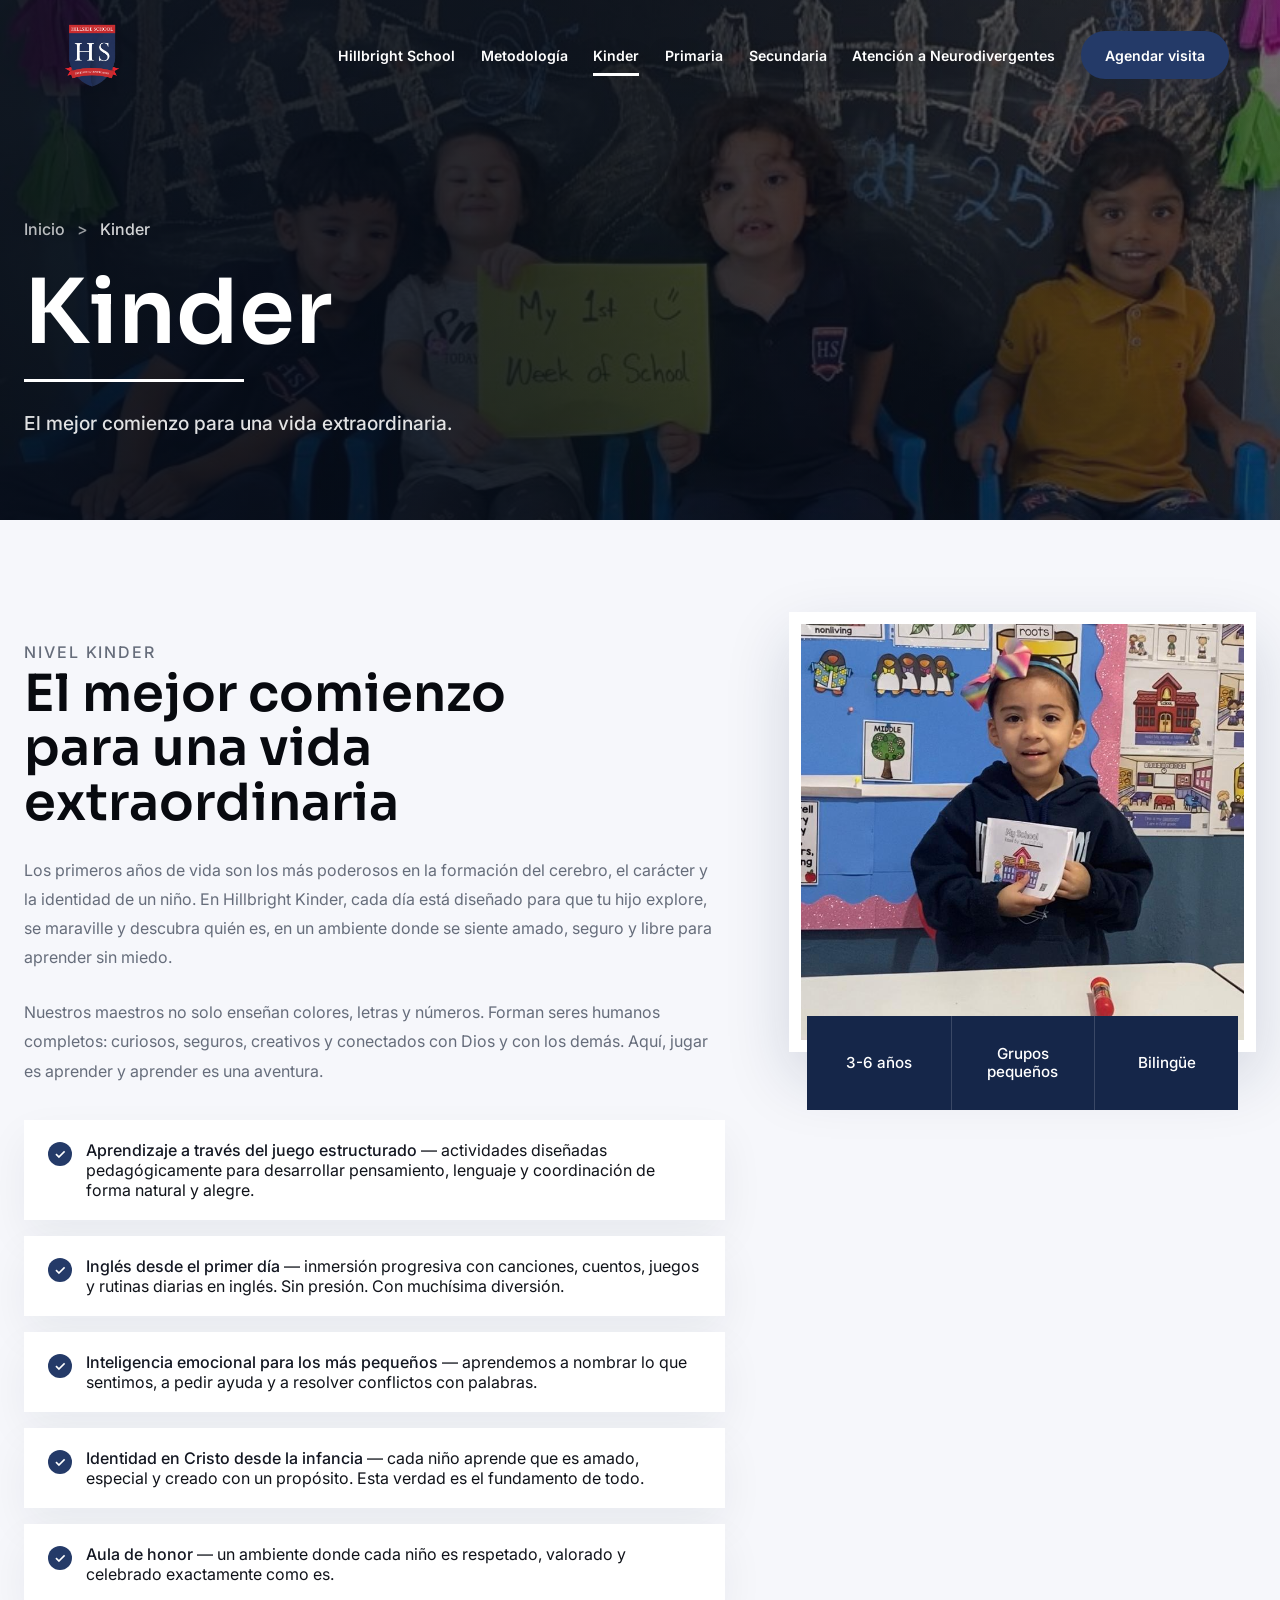
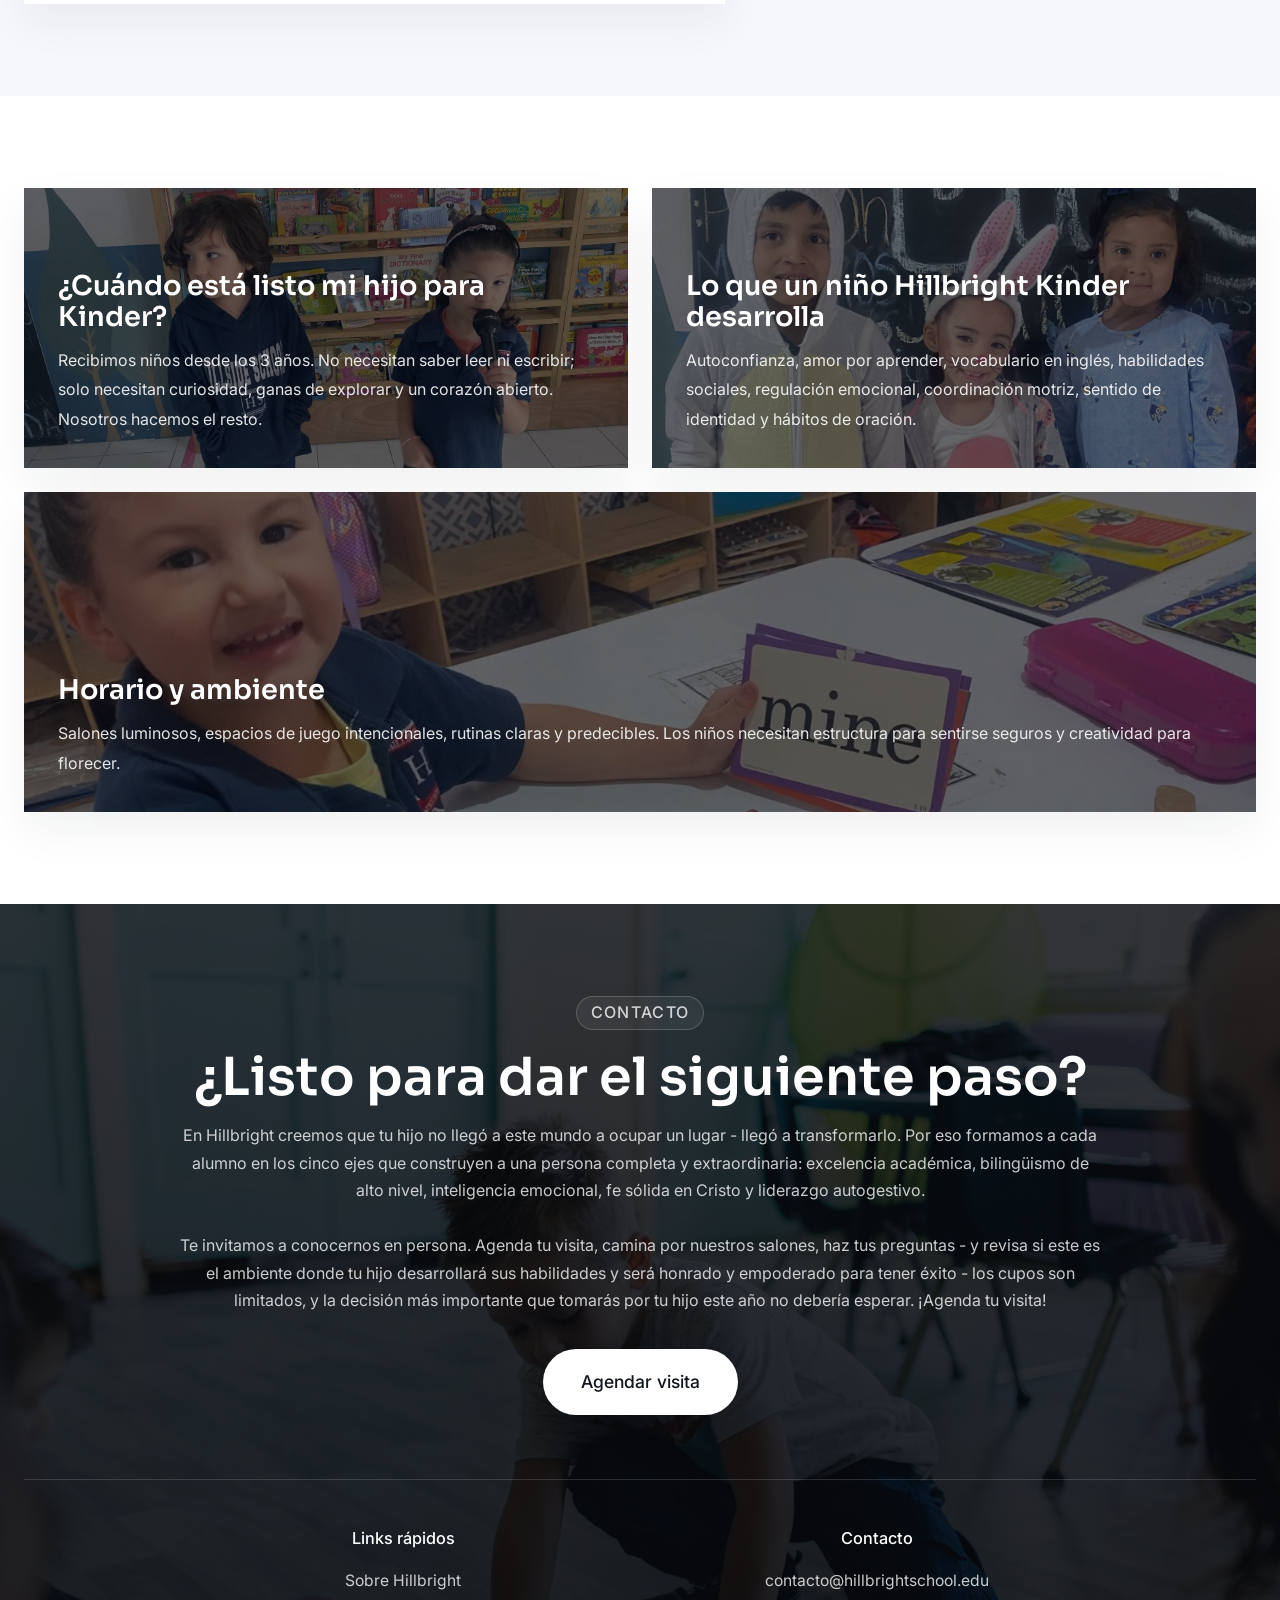
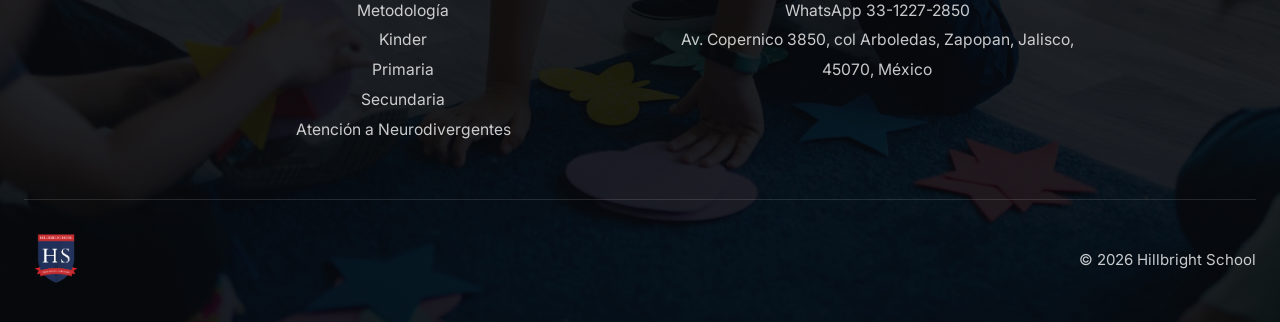
<file: kinder.html>
<!DOCTYPE html>
<html lang="es">
  <head>
    <meta charset="UTF-8" />
    <meta name="viewport" content="width=device-width, initial-scale=1.0" />
    <title>Kinder | Hillbright School</title>
    <link rel="preconnect" href="https://fonts.googleapis.com" />
    <link rel="preconnect" href="https://fonts.gstatic.com" crossorigin />
    <link href="https://fonts.googleapis.com/css2?family=Inter:wght@400;500;600&display=swap" rel="stylesheet" />
    <link href="https://fonts.googleapis.com/css2?family=Sora:wght@500;600&display=swap" rel="stylesheet" />
    <link rel="stylesheet" href="styles.css" />
  </head>
  <body class="program-page">
    <header class="site-header program-header" id="site-header">
      <a class="brand-badge" href="index.html" aria-label="Hillbright School inicio">
        <img class="brand-logo" src="images/hillside_logo.png" alt="Hillbright School" />
      </a>

      <button class="nav-toggle" type="button" aria-label="Abrir menú" aria-expanded="false">
        <span></span>
        <span></span>
        <span></span>
      </button>

      <nav class="main-nav program-nav" aria-label="Navegación principal">
        <a href="index.html#programas">Hillbright School</a>
        <a href="index.html#metodologia">Metodología</a>
        <a href="kinder.html" aria-current="page">Kinder</a>
        <a href="primaria.html">Primaria</a>
        <a href="secundaria.html">Secundaria</a>
        <a href="atencion-especializada.html">Atención a Neurodivergentes</a>
        <a class="program-nav-button" href="https://wa.me/523312272850" target="_blank" rel="noreferrer">Agendar visita</a>
      </nav>
    </header>

    <main class="program-main">
      <section class="program-hero program-hero-kinder" aria-labelledby="program-title">
        <div class="container container-2xl program-hero-content">
          <div class="program-breadcrumb" aria-label="Breadcrumb">
            <a href="index.html">Inicio</a>
            <span class="program-breadcrumb-separator">&gt;</span>
            <span>Kinder</span>
          </div>
          <h1 id="program-title">Kinder</h1>
          <div class="program-hero-line"></div>
          <p class="program-hero-description">El mejor comienzo para una vida extraordinaria.</p>
        </div>
      </section>

      <section class="program-section">
        <div class="container container-2xl program-intro-grid">
          <div class="program-copy">
            <p class="program-kicker">Nivel Kinder</p>
            <h2>El mejor comienzo<br />para una vida extraordinaria</h2>
            <p>
              Los primeros años de vida son los más poderosos en la formación del cerebro, el carácter y la identidad de un niño. En Hillbright Kinder, cada día está diseñado para que tu hijo explore, se maraville y descubra quién es, en un ambiente donde se siente amado, seguro y libre para aprender sin miedo.
            </p>
            <p>
              Nuestros maestros no solo enseñan colores, letras y números. Forman seres humanos completos: curiosos, seguros, creativos y conectados con Dios y con los demás. Aquí, jugar es aprender y aprender es una aventura.
            </p>

            <ul class="program-feature-list">
              <li><strong>Aprendizaje a través del juego estructurado</strong> — actividades diseñadas pedagógicamente para desarrollar pensamiento, lenguaje y coordinación de forma natural y alegre.</li>
              <li><strong>Inglés desde el primer día</strong> — inmersión progresiva con canciones, cuentos, juegos y rutinas diarias en inglés. Sin presión. Con muchísima diversión.</li>
              <li><strong>Inteligencia emocional para los más pequeños</strong> — aprendemos a nombrar lo que sentimos, a pedir ayuda y a resolver conflictos con palabras.</li>
              <li><strong>Identidad en Cristo desde la infancia</strong> — cada niño aprende que es amado, especial y creado con un propósito. Esta verdad es el fundamento de todo.</li>
              <li><strong>Aula de honor</strong> — un ambiente donde cada niño es respetado, valorado y celebrado exactamente como es.</li>
            </ul>
          </div>

          <aside class="program-snapshot" aria-label="Datos de Kinder">
            <div class="program-snapshot-image program-snapshot-kinder"></div>
            <div class="program-facts">
              <div class="program-fact">3-6 años</div>
              <div class="program-fact">Grupos pequeños</div>
              <div class="program-fact">Bilingüe</div>
            </div>
          </aside>
        </div>
      </section>

      <section class="program-section program-section-alt">
        <div class="container container-2xl">
          <div class="program-details-grid">
            <article class="program-detail-card program-detail-card-image kinder-detail-one">
              <h3>¿Cuándo está listo mi hijo para Kinder?</h3>
              <p>
                Recibimos niños desde los 3 años. No necesitan saber leer ni escribir; solo necesitan curiosidad, ganas de explorar y un corazón abierto. Nosotros hacemos el resto.
              </p>
            </article>

            <article class="program-detail-card program-detail-card-image kinder-detail-two">
              <h3>Lo que un niño Hillbright Kinder desarrolla</h3>
              <p>
                Autoconfianza, amor por aprender, vocabulario en inglés, habilidades sociales, regulación emocional, coordinación motriz, sentido de identidad y hábitos de oración.
              </p>
            </article>

            <article class="program-detail-card program-detail-card-image program-detail-card-wide kinder-detail-three">
              <h3>Horario y ambiente</h3>
              <p>
                Salones luminosos, espacios de juego intencionales, rutinas claras y predecibles. Los niños necesitan estructura para sentirse seguros y creatividad para florecer.
              </p>
            </article>
          </div>
        </div>
      </section>
    </main>

    <div data-site-footer data-footer-scope="inner"></div>

    <script src="script.js"></script>
  </body>
</html>
</file>
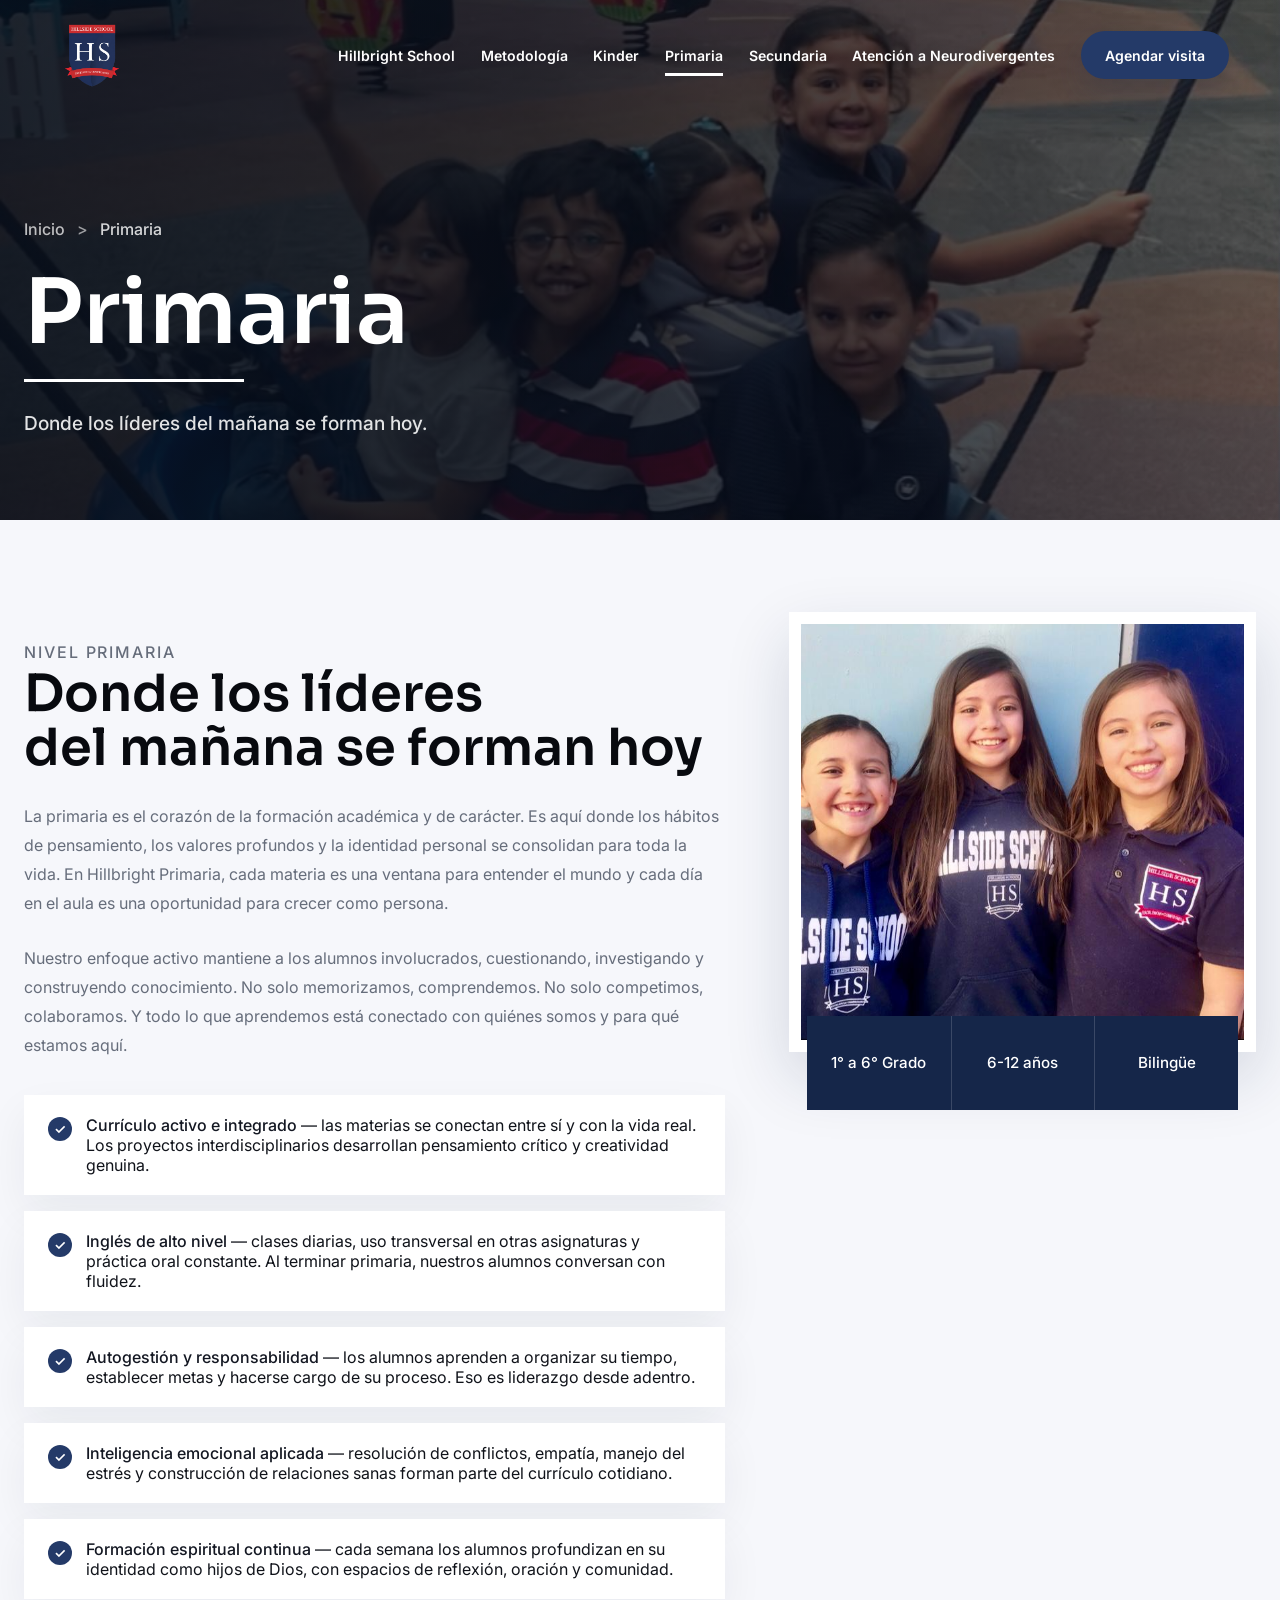
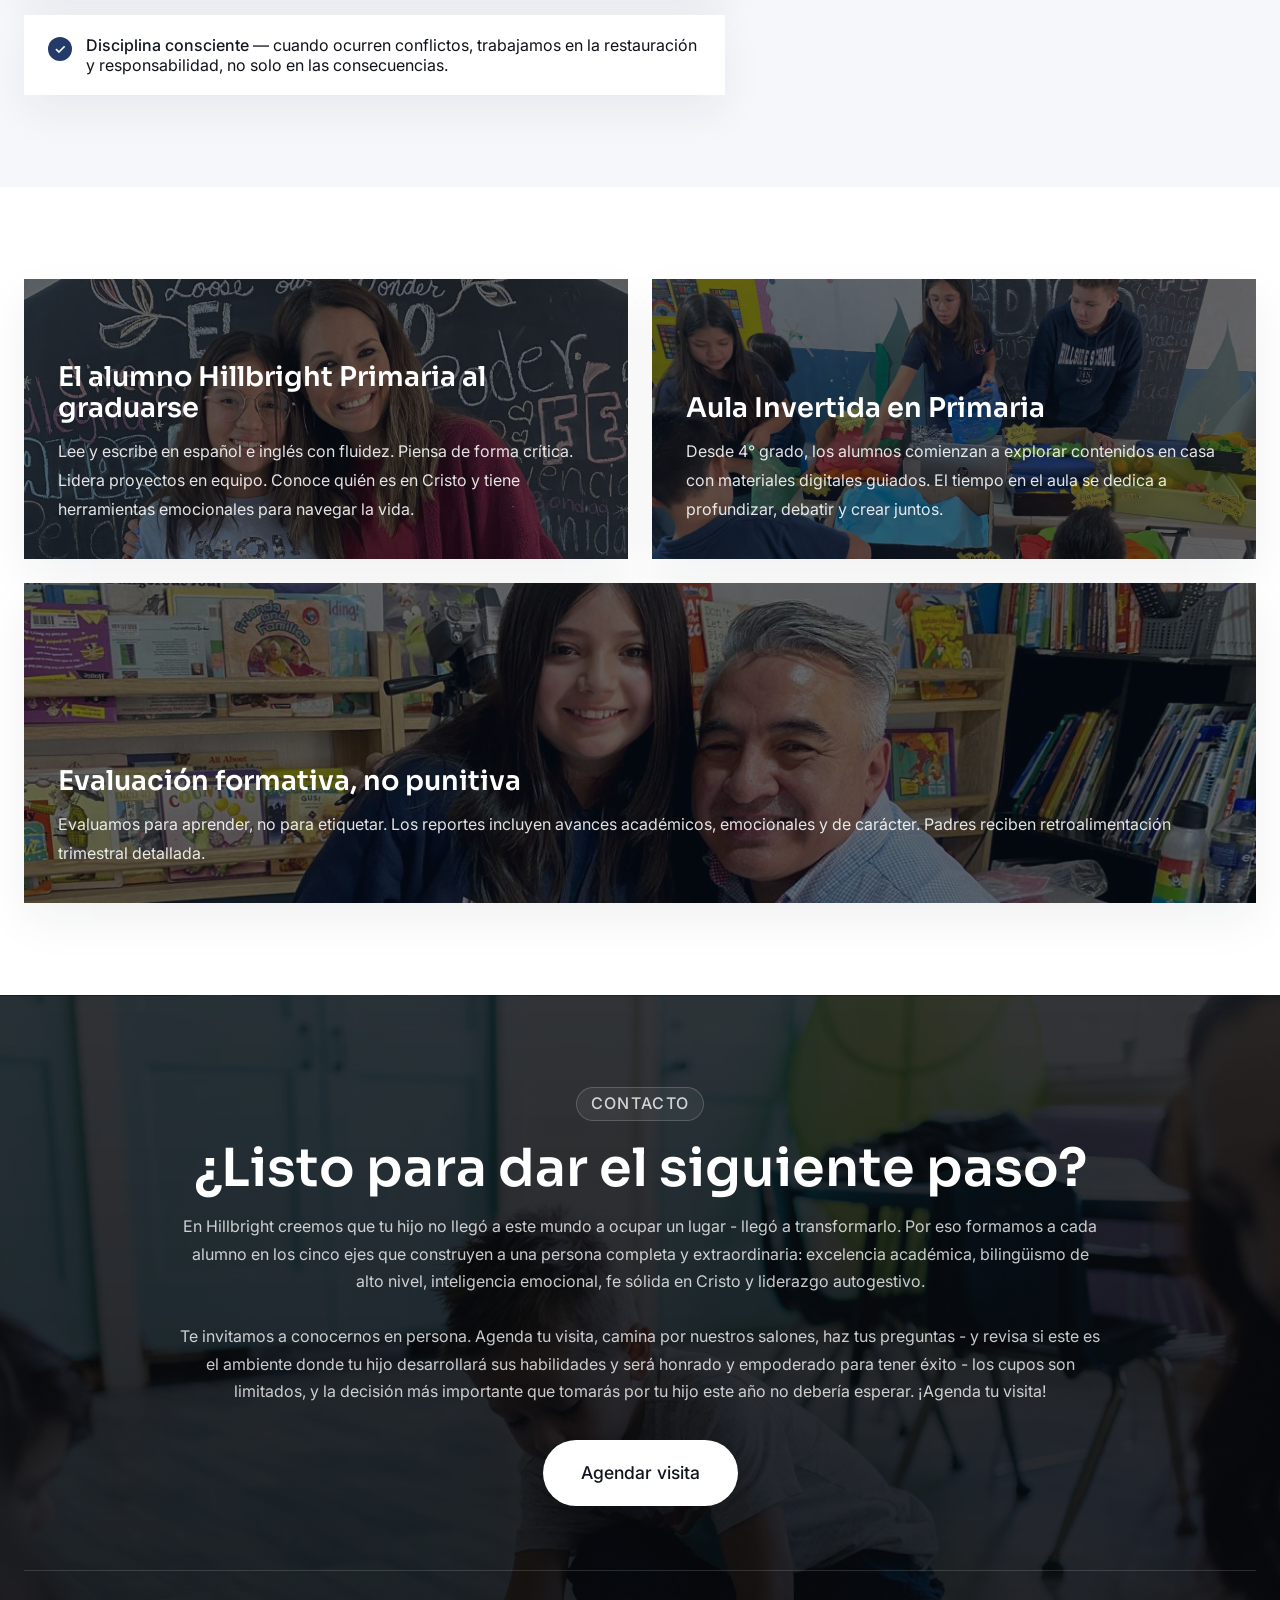
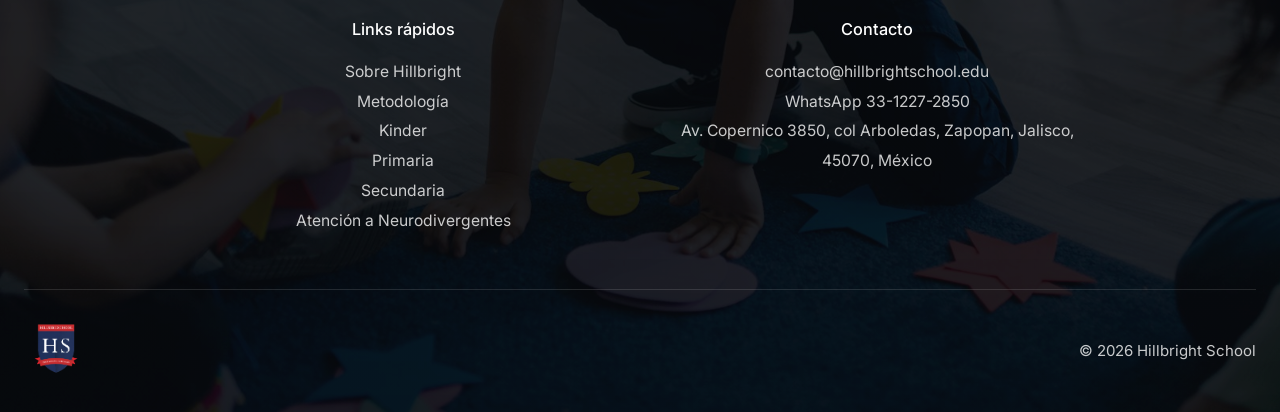
<file: primaria.html>
<!DOCTYPE html>
<html lang="es">
  <head>
    <meta charset="UTF-8" />
    <meta name="viewport" content="width=device-width, initial-scale=1.0" />
    <title>Primaria | Hillbright School</title>
    <link rel="preconnect" href="https://fonts.googleapis.com" />
    <link rel="preconnect" href="https://fonts.gstatic.com" crossorigin />
    <link href="https://fonts.googleapis.com/css2?family=Inter:wght@400;500;600&display=swap" rel="stylesheet" />
    <link href="https://fonts.googleapis.com/css2?family=Sora:wght@500;600&display=swap" rel="stylesheet" />
    <link rel="stylesheet" href="styles.css" />
  </head>
  <body class="program-page">
    <header class="site-header program-header" id="site-header">
      <a class="brand-badge" href="index.html" aria-label="Hillbright School inicio">
        <img class="brand-logo" src="images/hillside_logo.png" alt="Hillbright School" />
      </a>

      <button class="nav-toggle" type="button" aria-label="Abrir menú" aria-expanded="false">
        <span></span>
        <span></span>
        <span></span>
      </button>

      <nav class="main-nav program-nav" aria-label="Navegación principal">
        <a href="index.html#programas">Hillbright School</a>
        <a href="index.html#metodologia">Metodología</a>
        <a href="kinder.html">Kinder</a>
        <a href="primaria.html" aria-current="page">Primaria</a>
        <a href="secundaria.html">Secundaria</a>
        <a href="atencion-especializada.html">Atención a Neurodivergentes</a>
        <a class="program-nav-button" href="https://wa.me/523312272850" target="_blank" rel="noreferrer">Agendar visita</a>
      </nav>
    </header>

    <main class="program-main">
      <section class="program-hero program-hero-primaria" aria-labelledby="program-title">
        <div class="container container-2xl program-hero-content">
          <div class="program-breadcrumb" aria-label="Breadcrumb">
            <a href="index.html">Inicio</a>
            <span class="program-breadcrumb-separator">&gt;</span>
            <span>Primaria</span>
          </div>
          <h1 id="program-title">Primaria</h1>
          <div class="program-hero-line"></div>
          <p class="program-hero-description">Donde los líderes del mañana se forman hoy.</p>
        </div>
      </section>

      <section class="program-section">
        <div class="container container-2xl program-intro-grid">
          <div class="program-copy">
            <p class="program-kicker">Nivel Primaria</p>
            <h2>Donde los líderes<br />del mañana se forman hoy</h2>
            <p>
              La primaria es el corazón de la formación académica y de carácter. Es aquí donde los hábitos de pensamiento, los valores profundos y la identidad personal se consolidan para toda la vida. En Hillbright Primaria, cada materia es una ventana para entender el mundo y cada día en el aula es una oportunidad para crecer como persona.
            </p>
            <p>
              Nuestro enfoque activo mantiene a los alumnos involucrados, cuestionando, investigando y construyendo conocimiento. No solo memorizamos, comprendemos. No solo competimos, colaboramos. Y todo lo que aprendemos está conectado con quiénes somos y para qué estamos aquí.
            </p>

            <ul class="program-feature-list">
              <li><strong>Currículo activo e integrado</strong> — las materias se conectan entre sí y con la vida real. Los proyectos interdisciplinarios desarrollan pensamiento crítico y creatividad genuina.</li>
              <li><strong>Inglés de alto nivel</strong> — clases diarias, uso transversal en otras asignaturas y práctica oral constante. Al terminar primaria, nuestros alumnos conversan con fluidez.</li>
              <li><strong>Autogestión y responsabilidad</strong> — los alumnos aprenden a organizar su tiempo, establecer metas y hacerse cargo de su proceso. Eso es liderazgo desde adentro.</li>
              <li><strong>Inteligencia emocional aplicada</strong> — resolución de conflictos, empatía, manejo del estrés y construcción de relaciones sanas forman parte del currículo cotidiano.</li>
              <li><strong>Formación espiritual continua</strong> — cada semana los alumnos profundizan en su identidad como hijos de Dios, con espacios de reflexión, oración y comunidad.</li>
              <li><strong>Disciplina consciente</strong> — cuando ocurren conflictos, trabajamos en la restauración y responsabilidad, no solo en las consecuencias.</li>
            </ul>
          </div>

          <aside class="program-snapshot" aria-label="Datos de Primaria">
            <div class="program-snapshot-image program-snapshot-primaria"></div>
            <div class="program-facts">
              <div class="program-fact">1° a 6° Grado</div>
              <div class="program-fact">6-12 años</div>
              <div class="program-fact">Bilingüe</div>
            </div>
          </aside>
        </div>
      </section>

      <section class="program-section program-section-alt">
        <div class="container container-2xl">
          <div class="program-details-grid">
            <article class="program-detail-card program-detail-card-image primaria-detail-one">
              <h3>El alumno Hillbright Primaria al graduarse</h3>
              <p>
                Lee y escribe en español e inglés con fluidez. Piensa de forma crítica. Lidera proyectos en equipo. Conoce quién es en Cristo y tiene herramientas emocionales para navegar la vida.
              </p>
            </article>

            <article class="program-detail-card program-detail-card-image primaria-detail-two">
              <h3>Aula Invertida en Primaria</h3>
              <p>
                Desde 4° grado, los alumnos comienzan a explorar contenidos en casa con materiales digitales guiados. El tiempo en el aula se dedica a profundizar, debatir y crear juntos.
              </p>
            </article>

            <article class="program-detail-card program-detail-card-image program-detail-card-wide primaria-detail-three">
              <h3>Evaluación formativa, no punitiva</h3>
              <p>
                Evaluamos para aprender, no para etiquetar. Los reportes incluyen avances académicos, emocionales y de carácter. Padres reciben retroalimentación trimestral detallada.
              </p>
            </article>
          </div>
        </div>
      </section>
    </main>

    <div data-site-footer data-footer-scope="inner"></div>

    <script src="script.js"></script>
  </body>
</html>
</file>
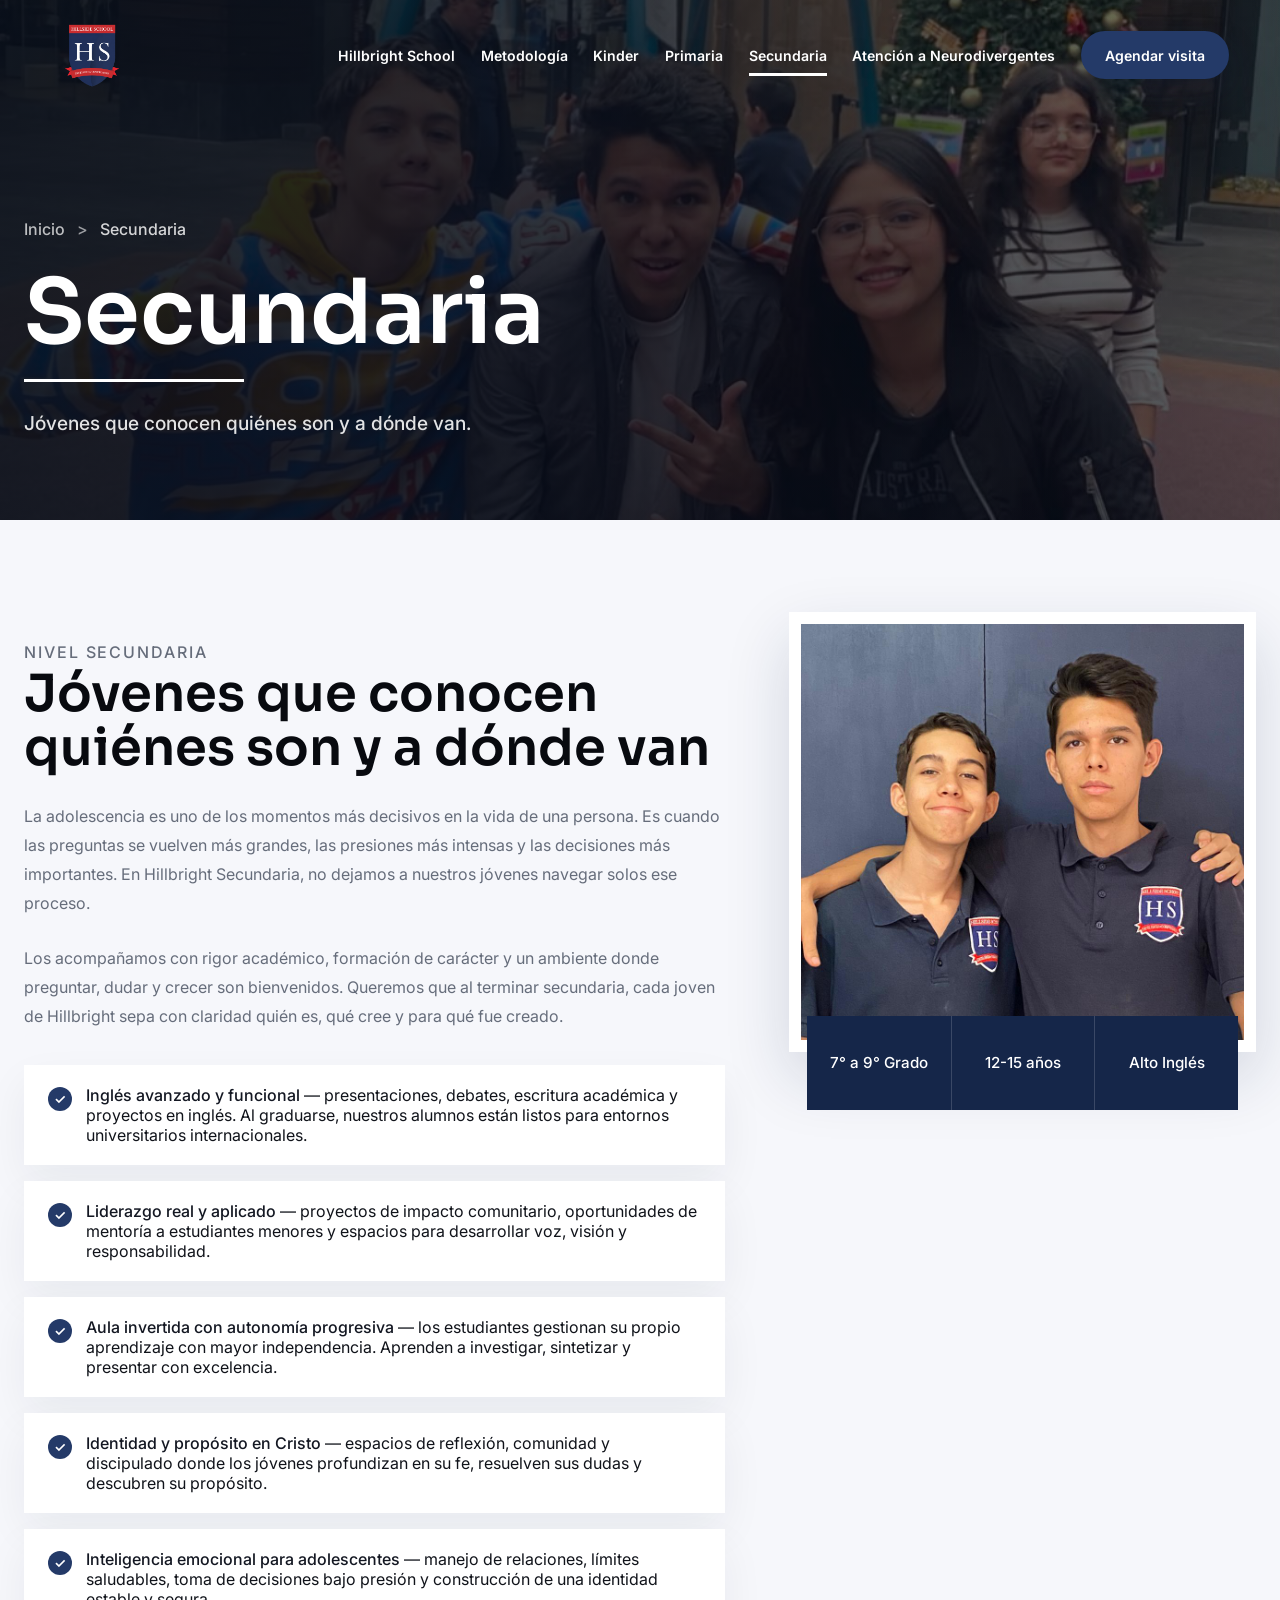
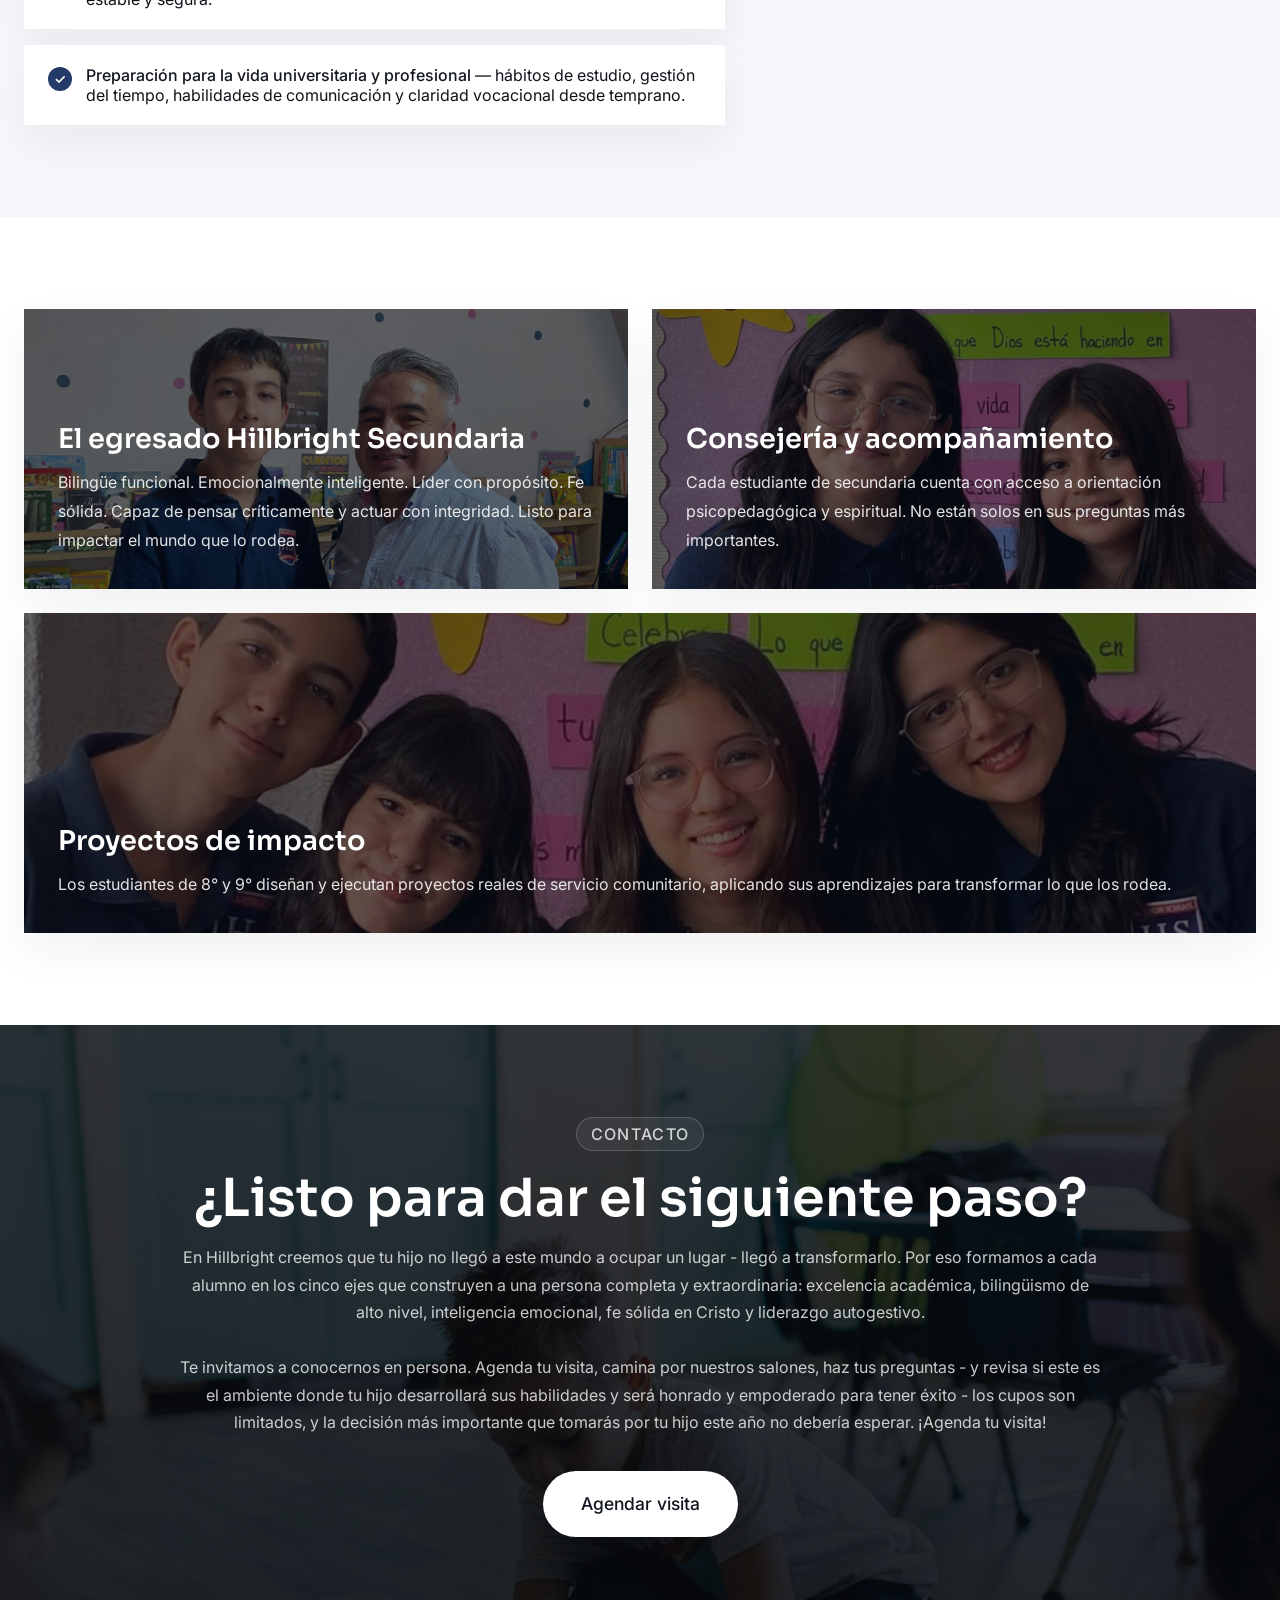
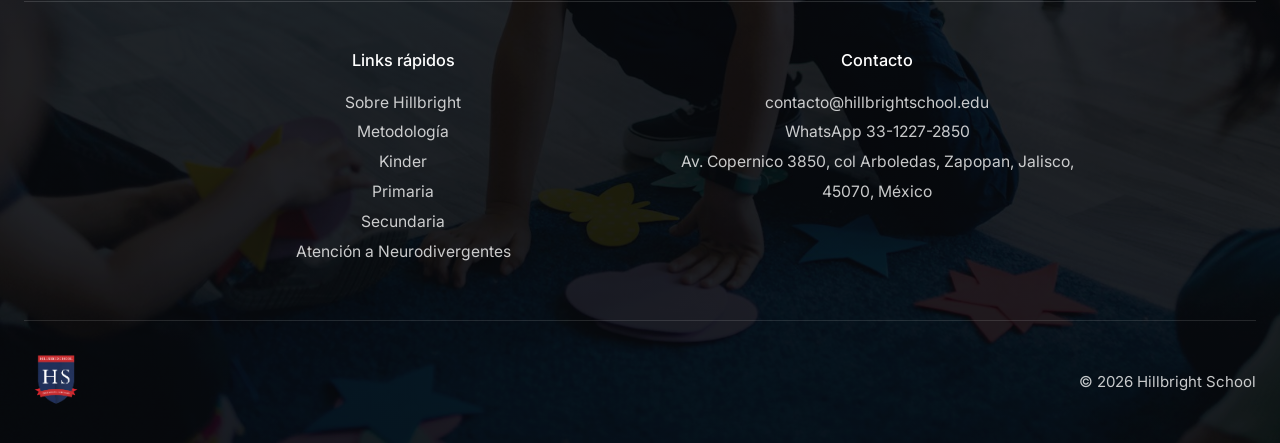
<file: secundaria.html>
<!DOCTYPE html>
<html lang="es">
  <head>
    <meta charset="UTF-8" />
    <meta name="viewport" content="width=device-width, initial-scale=1.0" />
    <title>Secundaria | Hillbright School</title>
    <link rel="preconnect" href="https://fonts.googleapis.com" />
    <link rel="preconnect" href="https://fonts.gstatic.com" crossorigin />
    <link href="https://fonts.googleapis.com/css2?family=Inter:wght@400;500;600&display=swap" rel="stylesheet" />
    <link href="https://fonts.googleapis.com/css2?family=Sora:wght@500;600&display=swap" rel="stylesheet" />
    <link rel="stylesheet" href="styles.css" />
  </head>
  <body class="program-page">
    <header class="site-header program-header" id="site-header">
      <a class="brand-badge" href="index.html" aria-label="Hillbright School inicio">
        <img class="brand-logo" src="images/hillside_logo.png" alt="Hillbright School" />
      </a>

      <button class="nav-toggle" type="button" aria-label="Abrir menú" aria-expanded="false">
        <span></span>
        <span></span>
        <span></span>
      </button>

      <nav class="main-nav program-nav" aria-label="Navegación principal">
        <a href="index.html#programas">Hillbright School</a>
        <a href="index.html#metodologia">Metodología</a>
        <a href="kinder.html">Kinder</a>
        <a href="primaria.html">Primaria</a>
        <a href="secundaria.html" aria-current="page">Secundaria</a>
        <a href="atencion-especializada.html">Atención a Neurodivergentes</a>
        <a class="program-nav-button" href="https://wa.me/523312272850" target="_blank" rel="noreferrer">Agendar visita</a>
      </nav>
    </header>

    <main class="program-main">
      <section class="program-hero program-hero-secundaria" aria-labelledby="program-title">
        <div class="container container-2xl program-hero-content">
          <div class="program-breadcrumb" aria-label="Breadcrumb">
            <a href="index.html">Inicio</a>
            <span class="program-breadcrumb-separator">&gt;</span>
            <span>Secundaria</span>
          </div>
          <h1 id="program-title">Secundaria</h1>
          <div class="program-hero-line"></div>
          <p class="program-hero-description">Jóvenes que conocen quiénes son y a dónde van.</p>
        </div>
      </section>

      <section class="program-section">
        <div class="container container-2xl program-intro-grid">
          <div class="program-copy">
            <p class="program-kicker">Nivel Secundaria</p>
            <h2>Jóvenes que conocen<br />quiénes son y a dónde van</h2>
            <p>
              La adolescencia es uno de los momentos más decisivos en la vida de una persona. Es cuando las preguntas se vuelven más grandes, las presiones más intensas y las decisiones más importantes. En Hillbright Secundaria, no dejamos a nuestros jóvenes navegar solos ese proceso.
            </p>
            <p>
              Los acompañamos con rigor académico, formación de carácter y un ambiente donde preguntar, dudar y crecer son bienvenidos. Queremos que al terminar secundaria, cada joven de Hillbright sepa con claridad quién es, qué cree y para qué fue creado.
            </p>

            <ul class="program-feature-list">
              <li><strong>Inglés avanzado y funcional</strong> — presentaciones, debates, escritura académica y proyectos en inglés. Al graduarse, nuestros alumnos están listos para entornos universitarios internacionales.</li>
              <li><strong>Liderazgo real y aplicado</strong> — proyectos de impacto comunitario, oportunidades de mentoría a estudiantes menores y espacios para desarrollar voz, visión y responsabilidad.</li>
              <li><strong>Aula invertida con autonomía progresiva</strong> — los estudiantes gestionan su propio aprendizaje con mayor independencia. Aprenden a investigar, sintetizar y presentar con excelencia.</li>
              <li><strong>Identidad y propósito en Cristo</strong> — espacios de reflexión, comunidad y discipulado donde los jóvenes profundizan en su fe, resuelven sus dudas y descubren su propósito.</li>
              <li><strong>Inteligencia emocional para adolescentes</strong> — manejo de relaciones, límites saludables, toma de decisiones bajo presión y construcción de una identidad estable y segura.</li>
              <li><strong>Preparación para la vida universitaria y profesional</strong> — hábitos de estudio, gestión del tiempo, habilidades de comunicación y claridad vocacional desde temprano.</li>
            </ul>
          </div>

          <aside class="program-snapshot" aria-label="Datos de Secundaria">
            <div class="program-snapshot-image program-snapshot-secundaria"></div>
            <div class="program-facts">
              <div class="program-fact">7° a 9° Grado</div>
              <div class="program-fact">12-15 años</div>
              <div class="program-fact">Alto Inglés</div>
            </div>
          </aside>
        </div>
      </section>

      <section class="program-section program-section-alt">
        <div class="container container-2xl">
          <div class="program-details-grid">
            <article class="program-detail-card program-detail-card-image secundaria-detail-one">
              <h3>El egresado Hillbright Secundaria</h3>
              <p>
                Bilingüe funcional. Emocionalmente inteligente. Líder con propósito. Fe sólida. Capaz de pensar críticamente y actuar con integridad. Listo para impactar el mundo que lo rodea.
              </p>
            </article>

            <article class="program-detail-card program-detail-card-image secundaria-detail-two">
              <h3>Consejería y acompañamiento</h3>
              <p>
                Cada estudiante de secundaria cuenta con acceso a orientación psicopedagógica y espiritual. No están solos en sus preguntas más importantes.
              </p>
            </article>

            <article class="program-detail-card program-detail-card-image program-detail-card-wide secundaria-detail-three">
              <h3>Proyectos de impacto</h3>
              <p>
                Los estudiantes de 8° y 9° diseñan y ejecutan proyectos reales de servicio comunitario, aplicando sus aprendizajes para transformar lo que los rodea.
              </p>
            </article>
          </div>
        </div>
      </section>
    </main>

    <div data-site-footer data-footer-scope="inner"></div>

    <script src="script.js"></script>
  </body>
</html>
</file>
<file: styles.css>
:root {
  --font-sans: "Inter", ui-sans-serif, system-ui, -apple-system, BlinkMacSystemFont, "Segoe UI", sans-serif;
  --font-serif: "Sora", ui-sans-serif, system-ui, -apple-system, BlinkMacSystemFont, "Segoe UI", sans-serif;
  --font-accent: "Brush Script MT", "Segoe Script", "Apple Chancery", cursive;
  --font-weight-regular: 400;
  --font-weight-medium: 500;
  --font-weight-semibold: 500;
  --font-weight-bold: 600;
  --container-sm: 640px;
  --container-md: 768px;
  --container-lg: 1024px;
  --container-xl: 1200px;
  --container-2xl: 1320px;
  --brand-blue: #243a68;
  --brand-blue-dark: #152649;
  --brand-red: #d73035;
  --brand-red-dark: #a90b2c;
  --brand-primary: var(--brand-blue);
  --brand-primary-dark: var(--brand-blue-dark);
  --white: #ffffff;
  --ink: #10131a;
  --header-height: 84px;
  --hero-min-height: 560px;
  --hero-max-height: 760px;
  --section-title-size: 2.5rem;
}

* {
  box-sizing: border-box;
}

html {
  scroll-behavior: smooth;
}

body {
  margin: 0;
  color: var(--ink);
  font-family: var(--font-sans);
  font-weight: var(--font-weight-regular);
  background: var(--white);
}

body,
p,
input,
textarea,
select {
  font-weight: var(--font-weight-regular);
}

button,
input,
textarea,
select {
  font-family: inherit;
}

h1,
h2 {
  font-weight: var(--font-weight-regular);
}

h3 {
  font-weight: var(--font-weight-semibold);
}

a {
  color: inherit;
  text-decoration: none;
}

.container {
  --container-max: var(--container-2xl);
  width: min(calc(100% - 32px), var(--container-max));
  margin-inline: auto;
}

.container-sm {
  --container-max: var(--container-sm);
}

.container-md {
  --container-max: var(--container-md);
}

.container-lg {
  --container-max: var(--container-lg);
}

.container-xl {
  --container-max: var(--container-xl);
}

.container-2xl {
  --container-max: var(--container-2xl);
}

@media (min-width: 768px) {
  .container {
    width: min(calc(100% - 48px), var(--container-max));
  }
}

.site-header {
  position: absolute;
  top: 0;
  right: 0;
  left: 0;
  z-index: 10;
  display: grid;
  grid-template-columns: minmax(0, 1fr) 92px minmax(0, 1fr);
  align-items: center;
  min-height: 112px;
  padding: 4px 54px 0;
  background: transparent;
  box-shadow: none;
}

.brand-badge {
  position: relative;
  top: 0;
  grid-column: 2;
  display: flex;
  width: 92px;
  height: 92px;
  padding: 0;
  align-items: center;
  justify-content: center;
  justify-self: center;
  box-shadow: none;
}

.brand-logo {
  display: block;
  width: 100%;
  height: 100%;
  object-fit: contain;
}

.main-nav {
  display: flex;
  align-items: center;
  gap: clamp(18px, 2.4vw, 40px);
  color: var(--white);
  font-size: clamp(0.88rem, 1.02vw, 1.08rem);
  font-weight: var(--font-weight-bold);
  text-shadow: 0 2px 18px rgba(0, 0, 0, 0.38);
}

.main-nav-left {
  grid-column: 1;
  justify-content: flex-end;
  padding-right: 34px;
}

.main-nav-right {
  grid-column: 3;
  justify-content: flex-start;
  padding-left: 34px;
}

.main-nav a {
  position: relative;
  padding: 20px 0;
  white-space: nowrap;
}

.main-nav a::after {
  position: absolute;
  right: 0;
  bottom: 8px;
  left: 0;
  height: 3px;
  content: "";
  background: var(--white);
  transform: scaleX(0);
  transform-origin: center;
  transition: transform 180ms ease;
}

.main-nav a:hover::after,
.main-nav a:focus-visible::after {
  transform: scaleX(1);
}

.enrollment-button,
.hero-button {
  display: inline-flex;
  min-height: 54px;
  padding: 0 30px;
  border-radius: 999px;
  color: var(--white);
  background: var(--brand-primary-dark);
  align-items: center;
  justify-content: center;
  font-weight: var(--font-weight-bold);
  transition: transform 180ms ease, background 180ms ease, box-shadow 180ms ease;
}

.enrollment-button {
  grid-column: 3;
  background: var(--brand-red-dark);
}

.enrollment-button:hover,
.enrollment-button:focus-visible,
.hero-button:hover,
.hero-button:focus-visible {
  background: var(--brand-primary);
  box-shadow: 0 16px 34px rgba(21, 38, 73, 0.24);
  transform: translateY(-2px);
}

.enrollment-button:hover,
.enrollment-button:focus-visible {
  background: var(--brand-red);
  box-shadow: 0 16px 34px rgba(169, 11, 44, 0.24);
}

.nav-toggle {
  display: none;
}

.mobile-nav {
  display: none;
}

.hero {
  position: relative;
  display: flex;
  height: clamp(var(--hero-min-height), 100svh, var(--hero-max-height));
  overflow: hidden;
  align-items: center;
  justify-content: center;
  color: var(--white);
  background:
    radial-gradient(circle at 50% 42%, rgba(7, 13, 23, 0.03) 0%, rgba(7, 13, 23, 0.1) 28%, rgba(7, 13, 23, 0.22) 62%, rgba(7, 13, 23, 0.48) 100%),
    linear-gradient(180deg, rgba(7, 13, 23, 0.22) 0%, rgba(7, 13, 23, 0.08) 24%, rgba(7, 13, 23, 0.14) 54%, rgba(7, 13, 23, 0.56) 100%),
    linear-gradient(90deg, rgba(7, 13, 23, 0.38) 0%, rgba(7, 13, 23, 0.12) 38%, rgba(7, 13, 23, 0.12) 62%, rgba(7, 13, 23, 0.34) 100%),
    url("images/hero_section.png") center / cover;
}

.hero-content {
  position: relative;
  z-index: 1;
  display: flex;
  flex-direction: column;
  align-items: center;
  justify-content: center;
  min-height: 100%;
  padding-top: 132px;
  padding-bottom: 48px;
  margin-top: 0;
  text-align: center;
}

.hero-kicker {
  margin: 0 0 16px;
  font-size: clamp(1.16rem, 1.5vw, 1.42rem);
  font-weight: var(--font-weight-semibold);
  letter-spacing: 0.01em;
  text-shadow: 0 3px 22px rgba(0, 0, 0, 0.34);
}

.hero h1 {
  max-width: 980px;
  margin: 0 auto 54px;
  font-family: "Cormorant Garamond", Georgia, serif;
  font-size: clamp(4.8rem, 8.5vw, 7.2rem);
  font-weight: var(--font-weight-bold);
  line-height: 0.92;
  letter-spacing: 0;
  text-wrap: balance;
  text-shadow: 0 6px 28px rgba(0, 0, 0, 0.36);
}

.hero-tagline {
  max-width: min(88vw, 920px);
  margin: 0 auto 46px;
  font-family: var(--font-serif);
  font-size: clamp(1.18rem, 2.1vw, 1.92rem);
  font-weight: var(--font-weight-semibold);
  line-height: 1.16;
  letter-spacing: 0;
  text-wrap: balance;
  text-shadow: 0 6px 28px rgba(0, 0, 0, 0.36);
}

.hero-highlight {
  color: var(--brand-red);
  font-family: inherit;
  font-size: inherit;
  font-weight: inherit;
}

.hero-button {
  min-height: 58px;
  padding: 0 38px;
}

.about-section {
  padding: 88px 0 96px;
  background: #f6f7fb;
}

.about-container {
  display: grid;
  grid-template-columns: minmax(320px, 0.86fr) minmax(0, 1.14fr);
  gap: 64px;
  align-items: stretch;
}

.about-media {
  position: relative;
  align-self: stretch;
  min-height: 0;
  height: 100%;
}

.about-photo {
  position: absolute;
  border: 12px solid var(--white);
  border-radius: 0;
  background-position: center;
  background-repeat: no-repeat;
  background-size: cover;
  box-shadow: 0 26px 60px rgba(21, 38, 73, 0.2);
}

.about-photo-main {
  top: 0;
  right: 0;
  left: 8%;
  height: 53%;
  z-index: 1;
  background-image:
    linear-gradient(180deg, rgba(21, 38, 73, 0.02), rgba(21, 38, 73, 0.14)),
    url("images/about_us_1.jpeg");
  background-position: center, center 90%;
  background-size: cover;
}

.about-photo-wide {
  bottom: 20%;
  left: 0;
  width: 55%;
  height: 36%;
  z-index: 3;
  background-image:
    linear-gradient(180deg, rgba(21, 38, 73, 0.03), rgba(21, 38, 73, 0.12)),
    url("images/about_us_2.jpeg");
  background-position: center 60%;
}

.about-photo-tall {
  right: 1%;
  bottom: 4%;
  width: 42%;
  height: 54%;
  z-index: 4;
  background-image:
    linear-gradient(180deg, rgba(21, 38, 73, 0.04), rgba(21, 38, 73, 0.18)),
    url("images/about_us_3.jpeg");
  background-position: 15% 35%;
}

.about-copy {
  max-width: 820px;
}

.section-kicker {
  display: inline-flex;
  align-items: center;
  gap: 8px;
  margin: 0 0 16px;
  color: var(--brand-primary-dark);
  font-size: 0.88rem;
  font-weight: var(--font-weight-semibold);
  letter-spacing: 0.08em;
  text-transform: uppercase;
}

.section-kicker-icon {
  width: 24px;
  height: 24px;
  flex: 0 0 auto;
  fill: currentColor;
}

.about-copy h2 {
  max-width: 570px;
  margin: 0 0 14px;
  color: #080a0f;
  font-family: var(--font-serif);
  font-size: var(--section-title-size);
  font-weight: var(--font-weight-bold);
  line-height: 1.08;
  letter-spacing: 0;
}

.about-intro {
  max-width: 650px;
  margin: 0 0 26px;
  color: #4d5563;
  font-size: 0.96rem;
  line-height: 1.7;
}

.statement-tabs {
  display: grid;
  max-width: 820px;
}

.statement-tab-list {
  display: flex;
  align-items: flex-end;
  gap: 10px;
}

.statement-tab {
  min-height: 48px;
  padding: 0 22px;
  border: 0;
  border-radius: 8px 8px 0 0;
  color: #464a52;
  background: transparent;
  cursor: pointer;
  font-family: var(--font-serif);
  font-size: 1.08rem;
  font-weight: var(--font-weight-semibold);
  transition: color 180ms ease, background 180ms ease;
}

.statement-tab.is-active {
  color: var(--brand-primary-dark);
  background: var(--white);
}

.statement-tab:hover,
.statement-tab:focus-visible {
  color: var(--brand-primary-dark);
}

.statement-tab:focus-visible {
  outline: 3px solid rgba(36, 58, 104, 0.25);
  outline-offset: -3px;
}

.statement-panel-stack {
  display: grid;
}

.statement-panel {
  grid-area: 1 / 1;
  padding: 32px;
  border-radius: 0 8px 8px 8px;
  background: var(--white);
  box-shadow: 0 18px 44px rgba(21, 38, 73, 0.08);
  opacity: 0;
  pointer-events: none;
  visibility: hidden;
}

.statement-panel.is-active {
  opacity: 1;
  pointer-events: auto;
  visibility: visible;
}

.statement-panel p {
  margin: 0;
  color: #3f4654;
  font-size: 0.98rem;
  line-height: 1.74;
}

.statement-panel p + p {
  margin-top: 14px;
}

.about-stats {
  display: grid;
  grid-template-columns: repeat(4, minmax(0, 1fr));
  gap: 0;
  margin-top: 72px;
}

.stat-item {
  display: grid;
  justify-items: center;
  gap: 12px;
  min-height: 178px;
  padding: 28px 20px;
  border-radius: 28px;
  background: var(--white);
  text-align: center;
  box-shadow: 0 20px 50px rgba(21, 38, 73, 0.08);
}

.js-enabled .stat-item {
  opacity: 0;
  transform: translateY(28px);
  transition: opacity 520ms ease, transform 520ms ease;
  transition-delay: var(--stat-delay, 0ms);
}

.js-enabled .stat-item.is-visible {
  opacity: 1;
  transform: translateY(0);
}

.stat-icon {
  width: 42px;
  height: 42px;
  color: var(--brand-primary-dark);
  fill: none;
  stroke: currentColor;
  stroke-linecap: round;
  stroke-linejoin: round;
  stroke-width: 1.8;
}

.stat-item strong {
  color: #5d6270;
  font-size: 2rem;
  font-weight: var(--font-weight-regular);
  line-height: 1;
}

.stat-item span {
  color: #5b606b;
  font-size: 0.86rem;
  font-weight: var(--font-weight-semibold);
  letter-spacing: 0.12em;
  line-height: 1.3;
  text-transform: uppercase;
}

.stats-section {
  position: relative;
  padding: 68px 0;
  background-image:
    linear-gradient(180deg, rgba(12, 22, 42, 0.66), rgba(12, 22, 42, 0.72)),
    url("images/stats_bar.jpg");
  background-position: center 37%;
  background-size: cover;
}

.stats-section .about-stats {
  position: relative;
  z-index: 1;
  margin-top: 0;
}

.stats-section .stat-item {
  min-height: 176px;
  padding: 16px 24px;
  border-radius: 0;
  background: transparent;
  box-shadow: none;
}

.stats-section .stat-item + .stat-item {
  border-left: 1px solid rgba(255, 255, 255, 0.26);
}

.stats-section .stat-icon {
  width: 58px;
  height: 58px;
  color: rgba(255, 255, 255, 0.9);
  stroke-width: 1.65;
}

.stats-section .stat-item strong {
  color: var(--white);
  font-size: 3rem;
  font-weight: var(--font-weight-regular);
}

.stats-section .stat-item span {
  color: #9be3ef;
  font-size: 0.9rem;
  font-weight: var(--font-weight-medium);
  letter-spacing: 0.08em;
}

.section-spacer {
  height: 100px;
  background: var(--white);
}

.methodology-section {
  padding: 0;
  color: var(--white);
  background: none;
}

.methodology-shell {
  display: grid;
  width: 100vw;
  gap: 0;
  margin-left: calc(50% - 50vw);
  margin-right: calc(50% - 50vw);
}

.methodology-container {
  display: grid;
  grid-template-columns: minmax(0, 1fr) 380px minmax(0, 1fr);
  gap: 0;
  align-items: stretch;
  overflow: hidden;
}

.methodology-heading {
  grid-column: 1 / 3;
  position: relative;
  display: flex;
  min-height: 100%;
  padding:
    84px
    clamp(28px, 5vw, 72px)
    84px
    max(24px, calc((100vw - var(--container-2xl)) / 2 + 24px));
  flex-direction: column;
  justify-content: space-between;
  background:
    linear-gradient(90deg, rgba(36, 58, 104, 0.22) 0%, rgba(36, 58, 104, 0.14) 52%, rgba(36, 58, 104, 0.06) 100%),
    linear-gradient(180deg, rgba(36, 58, 104, 0.10) 0%, rgba(36, 58, 104, 0.14) 100%),
    url("images/nina.avif") center / cover;
}

.js-enabled .methodology-heading h2 {
  opacity: 0;
  transform: translateX(-46px);
  transition: opacity 650ms ease, transform 650ms ease;
}

.js-enabled .methodology-heading h2.is-visible {
  opacity: 1;
  transform: translateX(0);
}

.methodology-kicker {
  display: inline-flex;
  align-items: center;
  gap: 10px;
  margin: 0 0 18px;
  color: rgba(255, 255, 255, 0.82);
  font-size: 0.88rem;
  font-weight: var(--font-weight-semibold);
  letter-spacing: 0.08em;
  text-transform: uppercase;
}

.methodology-kicker-icon {
  width: 26px;
  height: 26px;
  flex: 0 0 auto;
  fill: currentColor;
}

.methodology-heading h2 {
  max-width: 520px;
  margin: 0 0 18px;
  font-family: var(--font-serif);
  font-size: var(--section-title-size);
  font-weight: var(--font-weight-bold);
  line-height: 1.08;
  letter-spacing: 0;
}

.methodology-intro {
  max-width: 540px;
  margin: 0;
  color: rgba(255, 255, 255, 0.76);
  font-size: 0.96rem;
  line-height: 1.72;
}

.methodology-cta-card {
  display: grid;
  grid-template-columns: auto 1fr;
  width: fit-content;
  gap: 22px;
  max-width: 540px;
  margin-top: 30px;
  padding: 24px;
  border-radius: 15px;
  background: rgba(4, 16, 43, 0.42);
  box-shadow: 0 24px 60px rgba(0, 0, 0, 0.14);
}

.methodology-cta-emblem {
  display: grid;
  width: 106px;
  height: 106px;
  color: rgba(255, 255, 255, 0.9);
  place-items: center;
}

.methodology-cta-emblem img {
  width: 100%;
  height: 100%;
  object-fit: contain;
}

.methodology-cta-content {
  display: grid;
  align-content: center;
  gap: 16px;
}

.methodology-avatars {
  display: flex;
  padding-left: 8px;
}

.methodology-avatar {
  width: 48px;
  height: 48px;
  margin-left: -8px;
  border: 3px solid var(--white);
  border-radius: 50%;
  background-position: center;
  background-size: cover;
  box-shadow: 0 10px 24px rgba(0, 0, 0, 0.16);
}

.avatar-one {
  background-image: url("images/student1.jpg");
  background-position: 50% 5%;
  background-size: 200%;
}

.avatar-two {
  background-image: url("images/student2.jpg");
  background-position: 90% 5%;
  background-size: 240%;
}

.avatar-three {
  background-image: url("images/student3.jpg");
  background-position: 32% 20%;
  background-size: 200%;
}

.avatar-four {
  background-image: url("images/student4.jpg");
  background-position: 99% 1%;
  background-size: 160%;
}

.methodology-cta-card strong {
  color: var(--white);
  font-size: 1.18rem;
  font-weight: var(--font-weight-bold);
  line-height: 1.2;
}

.methodology-cta-button {
  display: inline-flex;
  width: fit-content;
  min-height: 48px;
  padding: 0 28px;
  border-radius: 999px;
  color: var(--white);
  background: var(--brand-red-dark);
  align-items: center;
  justify-content: center;
  font-weight: var(--font-weight-bold);
  transition: transform 180ms ease, box-shadow 180ms ease;
}

.methodology-cta-button:hover,
.methodology-cta-button:focus-visible {
  background: var(--brand-red);
  box-shadow: 0 16px 34px rgba(169, 11, 44, 0.24);
  transform: translateY(-2px);
}

.methodology-feature {
  grid-column: 3;
  display: flex;
  min-height: 100%;
  padding:
    84px
    max(24px, calc((100vw - var(--container-2xl)) / 2 + 24px))
    84px
    clamp(28px, 4.2vw, 64px);
  align-items: stretch;
  background: var(--brand-red-dark);
}

.methodology-accordion {
  --methodology-accordion-panel-height: auto;
  display: grid;
  width: 100%;
  max-width: 440px;
  height: 100%;
  margin: auto auto auto 0;
  align-content: center;
}

.methodology-accordion-item {
  border-top: 1px solid rgba(255, 255, 255, 0.16);
}

.methodology-accordion-item:last-child {
  border-bottom: 1px solid rgba(255, 255, 255, 0.16);
}

.methodology-accordion-heading {
  margin: 0;
}

.methodology-accordion-trigger {
  display: flex;
  width: 100%;
  padding: 26px 0;
  border: 0;
  color: var(--white);
  background: transparent;
  cursor: pointer;
  align-items: center;
  justify-content: space-between;
  gap: 16px;
  text-align: left;
  font-family: var(--font-serif);
  font-size: 1.5rem;
  font-weight: var(--font-weight-bold);
  line-height: 1.08;
}

.methodology-accordion-icon {
  position: relative;
  width: 18px;
  height: 18px;
  flex: 0 0 auto;
}

.methodology-accordion-icon::before,
.methodology-accordion-icon::after {
  position: absolute;
  top: 50%;
  left: 50%;
  width: 18px;
  height: 2px;
  border-radius: 999px;
  content: "";
  background: rgba(255, 255, 255, 0.82);
  transform: translate(-50%, -50%);
  transition: transform 180ms ease, opacity 180ms ease;
}

.methodology-accordion-icon::after {
  transform: translate(-50%, -50%) rotate(90deg);
}

.methodology-accordion-trigger[aria-expanded="true"] .methodology-accordion-icon::after {
  opacity: 0;
  transform: translate(-50%, -50%) rotate(90deg) scaleX(0.4);
}

.methodology-accordion-panel {
  display: grid;
  grid-template-rows: 0fr;
  transition: grid-template-rows 260ms ease;
}

.methodology-accordion-panel.is-open {
  grid-template-rows: 1fr;
}

.methodology-accordion-panel[hidden] {
  display: none;
}

.methodology-accordion-panel > * {
  overflow: auto;
}

.methodology-accordion-panel-inner {
  height: var(--methodology-accordion-panel-height);
}

.methodology-accordion-panel p {
  margin: 0;
  padding: 0 0 28px;
  color: rgba(255, 255, 255, 0.88);
  font-size: 0.98rem;
  line-height: 1.82;
}

.soul-section {
  position: relative;
  z-index: 1;
  padding: 96px 0 340px;
  background: #f6f7fb;
}

.soul-heading {
  max-width: 820px;
  margin: 0 auto 48px;
  text-align: center;
}

.soul-kicker {
  display: inline-flex;
  align-items: center;
  justify-content: center;
  gap: 8px;
  margin: 0 0 16px;
  color: var(--brand-primary-dark);
  font-size: 0.88rem;
  font-weight: var(--font-weight-semibold);
  letter-spacing: 0.08em;
  text-transform: uppercase;
}

.soul-kicker-icon {
  width: 24px;
  height: 24px;
  flex: 0 0 auto;
  fill: currentColor;
}

.soul-heading h2 {
  margin: 0;
  color: #080a0f;
  font-family: var(--font-serif);
  font-size: var(--section-title-size);
  font-weight: var(--font-weight-bold);
  line-height: 1.08;
  letter-spacing: 0;
}

.soul-showcase {
  display: block;
}

.soul-showcase-card {
  display: grid;
  grid-template-columns: minmax(300px, 0.88fr) minmax(0, 1.12fr);
  overflow: hidden;
  background: #ffffff;
  box-shadow: 0 26px 60px rgba(18, 28, 44, 0.08);
}

.soul-showcase-image {
  min-height: 500px;
  margin: 0;
  background-position: center;
  background-size: cover;
  transition: background-image 180ms ease;
}

.soul-showcase-image-honor {
  background-image: url("images/honor_culture.jpeg");
}

.soul-showcase-image-kingdom {
  background-image: url("images/kingdom_culture.jpeg");
}

.soul-showcase-body {
  display: grid;
  grid-template-rows: auto 1fr;
  background: #ffffff;
}

.soul-showcase-tab-list {
  display: grid;
  grid-template-columns: repeat(2, minmax(0, 1fr));
  background: #f2f1ee;
}

.soul-showcase-tab {
  min-height: 78px;
  padding: 0 28px;
  border: 0;
  color: #8f8f8b;
  background: transparent;
  cursor: pointer;
  font-size: 1rem;
  font-weight: var(--font-weight-semibold);
  line-height: 1.1;
  transition: color 180ms ease, background 180ms ease;
}

.soul-showcase-tab.is-active {
  color: #26272b;
  background: #ffffff;
}

.soul-showcase-tab:focus-visible {
  outline: 3px solid rgba(36, 58, 104, 0.2);
  outline-offset: -3px;
}

.soul-showcase-panel-stack {
  position: relative;
  display: grid;
  min-height: 100%;
}

.soul-showcase-panel {
  grid-area: 1 / 1;
  padding: 42px 46px 44px;
  opacity: 0;
  pointer-events: none;
  visibility: hidden;
}

.soul-showcase-panel.is-active {
  opacity: 1;
  pointer-events: auto;
  visibility: visible;
}

.soul-showcase-panel h3 {
  margin: 0 0 18px;
  color: var(--brand-primary);
  font-family: var(--font-serif);
  font-size: 1.9rem;
  font-weight: var(--font-weight-bold);
  line-height: 1.12;
}

.soul-showcase-panel p {
  margin: 0;
  color: #767983;
  font-size: 1rem;
  line-height: 1.82;
}

.soul-showcase-panel p + p {
  margin-top: 18px;
}

.development-section {
  --development-overlap: 96px;
  position: relative;
  z-index: 2;
  min-height: 660px;
  padding: 0 0 140px;
  background-image:
    linear-gradient(180deg, rgba(21, 38, 73, 0.36), rgba(21, 38, 73, 0.62)),
    url("images/elementary_school.jpg");
  background-attachment: fixed;
  background-position: center;
  background-size: cover;
}

.development-section .container {
  position: relative;
  z-index: 2;
}

.development-card {
  position: relative;
  z-index: 3;
  overflow: hidden;
  margin-top: 0;
  padding: 40px 42px 42px;
  border: 1px solid rgba(255, 255, 255, 0.1);
  border-radius: 8px;
  color: var(--white);
  background: linear-gradient(180deg, #172a4f 0%, #132444 100%);
  box-shadow:
    0 28px 62px rgba(21, 38, 73, 0.24),
    inset 0 1px 0 rgba(255, 255, 255, 0.08);
  transform: translateY(-50%);
}

.development-card::before {
  display: none;
}

.development-card::after {
  display: none;
}

.development-card h2 {
  position: relative;
  z-index: 1;
  max-width: none;
  margin: 0 auto 28px;
  color: var(--white);
  font-family: var(--font-serif);
  font-size: 2rem;
  font-weight: var(--font-weight-semibold);
  line-height: 1.08;
  letter-spacing: 0;
  text-align: center;
  white-space: nowrap;
}

.development-grid {
  position: relative;
  z-index: 1;
  display: grid;
  grid-template-columns: repeat(6, minmax(0, 1fr));
  gap: 0;
}

.development-item {
  display: flex;
  min-height: 148px;
  padding: 4px 18px 0;
  border: 0;
  align-items: center;
  flex-direction: column;
  justify-content: center;
  gap: 18px;
  text-align: center;
}

.development-item + .development-item {
  border-left: 1px solid rgba(255, 255, 255, 0.09);
}

.development-icon {
  width: 39px;
  height: 39px;
  color: rgba(255, 255, 255, 0.76);
  display: inline-flex;
  align-items: center;
  justify-content: center;
  font-family: "Material Symbols Rounded";
  font-size: 39px;
  font-weight: normal;
  font-style: normal;
  line-height: 1;
  text-transform: none;
  letter-spacing: 0;
  white-space: nowrap;
  direction: ltr;
  font-feature-settings: "liga";
  -webkit-font-feature-settings: "liga";
  -webkit-font-smoothing: antialiased;
  font-variation-settings: "FILL" 0, "wght" 400, "GRAD" 0, "opsz" 24;
  user-select: none;
}

.development-item h3 {
  margin: 0;
  color: var(--white);
  font-size: 1.09rem;
  font-weight: var(--font-weight-semibold);
  line-height: 1.24;
}

.levels-section {
  padding: 48px 0 0;
  background: transparent;
}

.levels-heading {
  max-width: 920px;
  margin: 0 auto 40px;
  text-align: center;
}

.levels-heading h2 {
  margin: 0;
  color: var(--white);
  font-family: var(--font-serif);
  font-size: var(--section-title-size);
  font-weight: var(--font-weight-bold);
  line-height: 1.08;
  white-space: nowrap;
}

.development-section .levels-heading .section-kicker {
  color: rgba(255, 255, 255, 0.86);
}

.levels-stack {
  display: grid;
  grid-template-columns: repeat(4, minmax(0, 1fr));
  gap: 22px;
}

.level-panel {
  position: relative;
  display: flex;
  container-type: inline-size;
  min-height: 460px;
  overflow: hidden;
  align-items: flex-end;
  padding: 26px;
  background-position: center;
  background-size: cover;
  box-shadow: 0 18px 44px rgba(18, 28, 44, 0.08);
}

.level-panel::before {
  position: absolute;
  inset: 0;
  content: "";
  background:
    linear-gradient(180deg, rgba(0, 0, 0, 0.08) 0%, rgba(0, 0, 0, 0.2) 42%, rgba(0, 0, 0, 0.78) 100%);
}

.level-panel-content {
  position: relative;
  z-index: 1;
  width: 100%;
  min-width: 0;
  max-width: 360px;
}

.level-panel h3 {
  margin: 0 0 10px;
  color: var(--white);
  font-family: var(--font-serif);
  font-size: 2rem;
  font-weight: var(--font-weight-bold);
  line-height: 1.06;
}

.level-panel p {
  margin: 0 0 18px;
  color: rgba(255, 255, 255, 0.88);
  font-size: 0.98rem;
  line-height: 1.56;
}

.level-panel-button {
  display: inline-flex;
  min-height: 42px;
  padding: 0 18px;
  border: 1px solid rgba(255, 255, 255, 0.22);
  color: var(--white);
  background: rgba(255, 255, 255, 0.08);
  align-items: center;
  justify-content: center;
  font-size: 0.92rem;
  font-weight: var(--font-weight-medium);
  transition: background 180ms ease, border-color 180ms ease, transform 180ms ease;
}

.level-panel-button:hover,
.level-panel-button:focus-visible {
  border-color: rgba(255, 255, 255, 0.38);
  background: rgba(255, 255, 255, 0.14);
  transform: translateY(-1px);
}

.level-panel-kinder {
  background-image: url("images/niveles_kinder.jpeg");
  background-position: 42% center;
}

.level-panel-primaria {
  background-image: url("images/niveles_primaria.jpeg");
  background-position: 73% center;
}

.level-panel-secundaria {
  background-image: url("images/niveles_secundaria.jpeg");
}

.level-panel-specialized {
  background-image: url("images/niveles_especializada.jpg");
}

.level-panel-specialized .level-panel-content {
  max-width: 100%;
}

.level-panel-specialized h3 {
  max-width: 100%;
  font-size: clamp(1.18rem, 10cqi, 1.72rem);
  line-height: 1.1;
  text-wrap: balance;
  overflow-wrap: anywhere;
}

.level-panel-specialized p {
  max-width: 100%;
  font-size: clamp(0.9rem, 4.4cqi, 0.98rem);
  overflow-wrap: anywhere;
}

.photo-divider {
  overflow: hidden;
  background: #f6f7fb;
}

.photo-divider-track {
  display: grid;
  grid-template-columns: repeat(6, minmax(0, 1fr));
}

.photo-divider-item {
  min-height: 220px;
  background-position: center;
  background-size: cover;
}

.photo-divider-item-one {
  background-image: url("images/divider_1.jpeg");
}

.photo-divider-item-two {
  background-image: url("images/divider_2.jpeg");
}

.photo-divider-item-three {
  background-image: url("images/divider_3.jpeg");
  background-position: center 1%;
}

.photo-divider-item-four {
  background-image: url("images/divider_4.jpeg");
}

.photo-divider-item-five {
  background-image: url("images/divider_5.jpeg");
  background-size: 180%;
}

.photo-divider-item-six {
  background-image: url("images/divider_6.jpeg");
  background-position: center 1%;
}

.site-footer {
  position: relative;
  overflow: hidden;
  color: var(--white);
  background:
    linear-gradient(180deg, rgba(6, 9, 14, 0.76), rgba(6, 9, 14, 0.88)),
    url("images/footer_image.jpg") center / cover;
}

.site-footer-overlay {
  position: absolute;
  inset: 0;
  background: rgba(5, 6, 10, 0.24);
}

.site-footer-inner {
  position: relative;
  z-index: 1;
  padding: 92px 0 28px;
}

.site-footer-hero {
  max-width: 920px;
  margin: 0 auto;
  text-align: center;
}

.site-footer-kicker {
  display: inline-flex;
  min-height: 34px;
  padding: 0 14px;
  border: 1px solid rgba(255, 255, 255, 0.18);
  border-radius: 999px;
  color: rgba(255, 255, 255, 0.92);
  background: rgba(255, 255, 255, 0.06);
  align-items: center;
  justify-content: center;
  font-size: 0.78rem;
  font-weight: var(--font-weight-semibold);
  letter-spacing: 0.08em;
  text-transform: uppercase;
}

.site-footer-hero h2 {
  margin: 20px 0 18px;
  color: var(--white);
  font-family: var(--font-serif);
  font-size: clamp(2.2rem, 4.1vw, 3.7rem);
  font-weight: var(--font-weight-bold);
  line-height: 1.04;
  text-wrap: balance;
}

.site-footer-hero p {
  max-width: 980px;
  margin: 0 auto;
  color: rgba(255, 255, 255, 0.78);
  font-size: 1rem;
  line-height: 1.72;
}

.site-footer-button {
  display: inline-flex;
  min-height: 66px;
  margin-top: 34px;
  padding: 0 38px;
  border-radius: 999px;
  color: #11151d;
  background: var(--white);
  align-items: center;
  justify-content: center;
  font-size: 1.1rem;
  font-weight: var(--font-weight-semibold);
  transition: transform 180ms ease, background 180ms ease;
}

.site-footer-button:hover,
.site-footer-button:focus-visible {
  background: #edf1f7;
  transform: translateY(-1px);
}

.site-footer-divider {
  height: 1px;
  margin: 64px 0 48px;
  background: rgba(255, 255, 255, 0.14);
}

.site-footer-links {
  display: grid;
  grid-template-columns: repeat(2, minmax(0, 1fr));
  gap: 48px;
  max-width: 900px;
  margin: 0 auto;
  text-align: center;
}

.site-footer-links h3 {
  margin: 0 0 18px;
  color: var(--white);
  font-size: 1.02rem;
  font-weight: var(--font-weight-semibold);
}

.site-footer-links ul {
  margin: 0;
  padding: 0;
  list-style: none;
}

.site-footer-links li {
  color: rgba(255, 255, 255, 0.78);
  font-size: 0.98rem;
  line-height: 1.9;
}

.site-footer-links a {
  color: inherit;
}

.site-footer-bottom {
  display: flex;
  margin-top: 54px;
  padding-top: 26px;
  border-top: 1px solid rgba(255, 255, 255, 0.12);
  align-items: center;
  justify-content: space-between;
  gap: 20px;
}

.site-footer-brand img {
  width: 64px;
  height: 64px;
  object-fit: contain;
}

.site-footer-bottom p {
  margin: 0;
  color: rgba(255, 255, 255, 0.78);
  font-size: 0.94rem;
}

@keyframes soul-page-in-right {
  0% {
    clip-path: inset(0 0 0 98%);
    filter: brightness(0.72);
    opacity: 0.84;
    transform: rotateY(-82deg) translateX(18px) scale(0.985);
  }

  55% {
    clip-path: inset(0);
    filter: brightness(0.92);
    opacity: 1;
    transform: rotateY(-18deg) translateX(0) scale(0.995);
  }

  100% {
    clip-path: inset(0);
    filter: brightness(1);
    opacity: 1;
    transform: rotateY(0) translateX(0) scale(1);
  }
}

@keyframes soul-page-in-left {
  0% {
    clip-path: inset(0 98% 0 0);
    filter: brightness(0.72);
    opacity: 0.84;
    transform: rotateY(82deg) translateX(-18px) scale(0.985);
  }

  55% {
    clip-path: inset(0);
    filter: brightness(0.92);
    opacity: 1;
    transform: rotateY(18deg) translateX(0) scale(0.995);
  }

  100% {
    clip-path: inset(0);
    filter: brightness(1);
    opacity: 1;
    transform: rotateY(0) translateX(0) scale(1);
  }
}

@keyframes soul-page-back-left {
  0% {
    filter: brightness(1);
    opacity: 1;
    transform: translateX(0) rotateY(0) scale(1);
  }

  100% {
    filter: brightness(0.72);
    opacity: 0.18;
    transform: translateX(-24px) rotateY(7deg) scale(0.982);
  }
}

@keyframes soul-page-back-right {
  0% {
    filter: brightness(1);
    opacity: 1;
    transform: translateX(0) rotateY(0) scale(1);
  }

  100% {
    filter: brightness(0.72);
    opacity: 0.18;
    transform: translateX(24px) rotateY(-7deg) scale(0.982);
  }
}

@keyframes soul-page-shadow-next {
  0% {
    opacity: 0.44;
    transform: translateX(36%);
  }

  60% {
    opacity: 0.2;
  }

  100% {
    opacity: 0;
    transform: translateX(-28%);
  }
}

@keyframes soul-page-shadow-prev {
  0% {
    opacity: 0.44;
    transform: translateX(-36%);
  }

  60% {
    opacity: 0.2;
  }

  100% {
    opacity: 0;
    transform: translateX(28%);
  }
}

@media (prefers-reduced-motion: reduce) {
  .js-enabled .stat-item {
    opacity: 1;
    transform: none;
    transition: none;
  }

  .js-enabled .methodology-heading h2 {
    opacity: 1;
    transform: none;
    transition: none;
  }

}

@media (max-width: 1120px) {
  :root {
    --header-height: 76px;
    --section-title-size: 1.9rem;
  }

  .site-header {
    grid-template-columns: minmax(0, 1fr) 84px minmax(0, 1fr);
    min-height: 100px;
    padding: 2px 28px 0;
  }

  .brand-badge {
    width: 84px;
    height: 84px;
  }

  .brand-logo {
    width: 100%;
    height: 100%;
  }

  .main-nav {
    gap: 16px;
    font-size: 0.78rem;
  }

  .main-nav-left {
    padding-right: 16px;
  }

  .main-nav-right {
    padding-left: 16px;
  }

  .hero-content {
    padding-top: 120px;
  }

  .hero h1 {
    max-width: 860px;
    margin-bottom: 46px;
    font-size: clamp(4.6rem, 9vw, 6.6rem);
  }

  .about-section {
    padding: 76px 0 84px;
  }

  .about-container {
    gap: 38px;
  }

  .about-media {
    min-height: 0;
  }

  .about-stats {
    gap: 18px;
  }

  .stats-section .about-stats {
    gap: 0;
  }

  .stats-section {
    padding: 62px 0;
  }

  .stat-item strong {
    font-size: 1.85rem;
  }

  .stats-section .stat-item strong {
    font-size: 2.5rem;
  }

  .methodology-section {
    padding: 0;
  }

  .methodology-container {
    grid-template-columns: minmax(0, 1fr) 340px minmax(0, 0.92fr);
  }

  .methodology-cta-card {
    grid-template-columns: 1fr;
  }

  .methodology-cta-emblem {
    width: 88px;
    height: 88px;
  }

  .methodology-heading,
  .methodology-feature {
    padding-top: 64px;
    padding-bottom: 64px;
  }

  .methodology-accordion-trigger {
    padding: 22px 0;
    font-size: 1.36rem;
  }

  .soul-section {
    padding: 82px 0 340px;
  }

  .soul-showcase-card {
    grid-template-columns: minmax(250px, 0.84fr) minmax(0, 1.16fr);
  }

  .soul-showcase-panel {
    padding: 34px 36px 36px;
  }

  .soul-showcase-panel h3 {
    font-size: 1.6rem;
  }

  .soul-showcase-image {
    min-height: 250px;
  }

  .development-section {
    --development-overlap: 88px;
    min-height: 620px;
    padding-bottom: 140px;
  }

  .development-card {
    padding: 38px 30px 40px;
  }

  .development-card::before {
    right: 40px;
    left: 40px;
  }

  .development-grid {
    grid-template-columns: repeat(6, minmax(0, 1fr));
    gap: 0;
  }

  .development-item {
    min-height: 168px;
    padding: 4px 12px 0;
  }

  .levels-section {
    padding: 36px 0 0;
  }

  .levels-stack {
    grid-template-columns: repeat(2, minmax(0, 1fr));
    gap: 18px;
  }

  .level-panel {
    min-height: 400px;
  }

  .level-panel h3 {
    font-size: 1.75rem;
  }

  .photo-divider-item {
    min-height: 180px;
  }

  .site-footer-inner {
    padding: 80px 0 24px;
  }

  .site-footer-hero h2 {
    font-size: clamp(2.1rem, 4.6vw, 3.2rem);
  }

}

@media (max-width: 860px) {
  :root {
    --header-height: 74px;
    --hero-min-height: 500px;
    --hero-max-height: 640px;
    --section-title-size: 1.75rem;
  }

  .site-header {
    --mobile-header-x: 18px;
    position: absolute;
    display: grid;
    grid-template-columns: 1fr auto 1fr;
    min-height: var(--header-height);
    padding: 2px var(--mobile-header-x) 0;
    align-items: center;
    background: transparent;
    box-shadow: none;
    opacity: 1;
    pointer-events: auto;
    transform: translateY(0);
    transition: background 180ms ease, box-shadow 180ms ease, transform 180ms ease;
  }

  .site-header.mobile-header-solid {
    position: fixed;
    background: var(--white);
    box-shadow: 0 14px 36px rgba(18, 28, 44, 0.12);
  }

  .brand-badge {
    grid-column: 2;
    width: 68px;
    height: 68px;
    justify-self: center;
  }

  .brand-logo {
    width: 100%;
    height: 100%;
  }

  .nav-toggle {
    grid-column: 3;
    justify-self: end;
    display: inline-flex;
    width: 46px;
    height: 46px;
    border: 1px solid rgba(255, 255, 255, 0.34);
    border-radius: 50%;
    background: rgba(255, 255, 255, 0.12);
    cursor: pointer;
    align-items: center;
    flex-direction: column;
    justify-content: center;
    gap: 4px;
  }

  .nav-toggle span {
    display: block;
    width: 19px;
    height: 2px;
    border-radius: 99px;
    background: var(--white);
    transition: transform 180ms ease, opacity 180ms ease;
  }

  .mobile-header-solid .nav-toggle {
    border-color: rgba(21, 38, 73, 0.18);
    background: rgba(21, 38, 73, 0.06);
  }

  .mobile-header-solid .nav-toggle span {
    background: var(--brand-primary-dark);
  }

  .nav-open .nav-toggle span:nth-child(1) {
    transform: translateY(6px) rotate(45deg);
  }

  .nav-open .nav-toggle span:nth-child(2) {
    opacity: 0;
  }

  .nav-open .nav-toggle span:nth-child(3) {
    transform: translateY(-6px) rotate(-45deg);
  }

  .main-nav-left,
  .main-nav-right {
    display: none;
  }

  .mobile-nav {
    position: absolute;
    top: var(--header-height);
    right: calc(var(--mobile-header-x) * -1);
    left: calc(var(--mobile-header-x) * -1);
    display: grid;
    grid-column: 1 / -1;
    gap: 0;
    padding: 0;
    border: 0;
    background: var(--white);
    box-shadow: none;
    color: var(--brand-primary-dark);
    opacity: 0;
    pointer-events: none;
    transform: translateY(-12px);
    transition: opacity 180ms ease, transform 180ms ease;
    justify-content: stretch;
    text-align: center;
  }

  .nav-open .mobile-nav {
    opacity: 1;
    pointer-events: auto;
    transform: translateY(0);
  }

  .mobile-nav a {
    display: block;
    width: 100%;
    padding: 16px 24px;
    line-height: 1.2;
    overflow-wrap: anywhere;
    text-align: center;
    white-space: normal;
  }

  .mobile-nav a::after {
    background: var(--brand-primary-dark);
  }

  .enrollment-button {
    min-height: 46px;
    padding: 0 18px;
    font-size: 0.92rem;
  }

  .hero-content {
    padding-top: 104px;
    padding-bottom: 36px;
  }

  .hero-kicker {
    font-size: clamp(1.05rem, 2.6vw, 1.28rem);
  }

  .hero h1 {
    max-width: 720px;
    margin-bottom: 34px;
    font-size: clamp(3.6rem, 10.4vw, 4.9rem);
  }

  .hero-tagline {
    max-width: min(88vw, 620px);
    margin-bottom: 32px;
    font-size: clamp(1.08rem, 2.8vw, 1.46rem);
  }

  .about-section {
    padding: 68px 0 76px;
  }

  .about-container {
    grid-template-columns: 1fr;
    gap: 44px;
  }

  .about-media {
    max-width: 620px;
    width: 100%;
    min-height: 520px;
    margin: 0 auto;
  }

  .about-photo {
    min-height: 0;
  }

  .about-copy {
    max-width: 720px;
    margin: 0 auto;
  }

  .about-stats {
    grid-template-columns: repeat(2, minmax(0, 1fr));
    gap: 0;
    margin-top: 0;
  }

  .stats-section {
    padding: 56px 0;
  }

  .stats-section .stat-item {
    min-height: 168px;
  }

  .stats-section .stat-item + .stat-item {
    border-left: 0;
  }

  .stats-section .stat-item:nth-child(2n) {
    border-left: 1px solid rgba(255, 255, 255, 0.26);
  }

  .stats-section .stat-item:nth-child(n + 3) {
    border-top: 1px solid rgba(255, 255, 255, 0.26);
  }

  .methodology-section {
    padding: 0;
  }

  .methodology-container {
    display: flex;
    width: 100%;
    min-height: 0;
    flex-direction: column;
    overflow: visible;
  }

  .methodology-heading {
    grid-column: auto;
    position: static;
    width: 100%;
    min-height: 560px;
    padding: 64px max(24px, calc((100vw - var(--container-md)) / 2 + 24px));
    justify-content: flex-end;
    background:
      linear-gradient(180deg, rgba(10, 18, 34, 0.1) 0%, rgba(10, 18, 34, 0.68) 100%),
      url("images/nina.avif") center / cover;
  }

  .methodology-cta-card {
    max-width: 100%;
  }

  .methodology-feature {
    grid-column: auto;
    width: 100%;
    min-height: 0;
    padding: 54px max(24px, calc((100vw - var(--container-md)) / 2 + 24px));
    align-items: flex-start;
  }

  .methodology-accordion {
    max-width: 100%;
    margin: 0;
    align-content: start;
  }

  .methodology-accordion-trigger {
    padding: 20px 0;
    font-size: 1.28rem;
  }

  .methodology-accordion-panel p {
    padding-bottom: 24px;
  }

  .soul-section {
    padding: 72px 0 310px;
  }

  .soul-heading {
    margin-bottom: 34px;
  }

  .soul-showcase-card {
    grid-template-columns: 1fr;
  }

  .soul-showcase-image {
    min-height: 340px;
  }

  .soul-showcase-tab {
    min-height: 66px;
    padding: 0 18px;
    font-size: 0.94rem;
  }

  .development-section {
    --development-overlap: 84px;
    min-height: 560px;
    padding-bottom: 124px;
    background-attachment: scroll;
  }

  .development-card {
    padding: 30px 24px 32px;
    border-radius: 8px;
  }

  .development-card::before {
    right: 30px;
    left: 30px;
  }

  .development-card h2 {
    font-size: 1.3rem;
    margin-bottom: 22px;
  }

  .development-grid {
    grid-template-columns: repeat(6, minmax(118px, 1fr));
    gap: 0;
    overflow-x: auto;
    padding-bottom: 4px;
    -webkit-overflow-scrolling: touch;
  }

  .levels-section {
    padding: 32px 0 0;
  }

  .levels-stack {
    grid-template-columns: 1fr;
  }

  .level-panel {
    min-height: 280px;
    padding: 22px;
  }

  .photo-divider-track {
    grid-template-columns: repeat(3, minmax(0, 1fr));
  }

  .photo-divider-item {
    min-height: 160px;
  }

  .site-footer-inner {
    padding: 68px 0 22px;
  }

  .site-footer-links {
    gap: 28px;
  }

  .development-item {
    min-height: 148px;
    padding: 2px 12px 0;
  }

}

@media (max-width: 560px) {
  :root {
    --hero-min-height: 480px;
    --hero-max-height: 600px;
    --section-title-size: 1.5rem;
  }

  .site-header {
    --mobile-header-x: 14px;
    padding: 0 var(--mobile-header-x);
  }

  .brand-badge {
    width: 54px;
    height: 54px;
  }

  .brand-logo {
    width: 100%;
    height: 100%;
  }

  .hero h1 {
    max-width: 100%;
    margin-bottom: 28px;
    font-size: clamp(2.86rem, 14.4vw, 3.9rem);
  }

  .hero-tagline {
    max-width: min(92vw, 420px);
    margin-bottom: 26px;
    font-size: clamp(0.98rem, 4.7vw, 1.14rem);
  }

  .hero-button {
    min-height: 52px;
    padding: 0 26px;
  }

  .about-section {
    padding: 56px 0 64px;
  }

  .about-media {
    min-height: 420px;
  }

  .about-photo {
    min-height: 0;
    border-width: 8px;
  }

  .about-photo-main {
    left: 0;
    height: 50%;
  }

  .about-photo-wide {
    bottom: 8%;
    width: 72%;
    height: 36%;
  }

  .about-photo-tall {
    width: 44%;
    height: 54%;
  }

  .statement-tab-list {
    gap: 6px;
  }

  .statement-tab {
    min-height: 44px;
    padding: 0 16px;
    font-size: 1rem;
  }

  .statement-panel {
    padding: 24px 20px;
  }

  .statement-panel p {
    font-size: 0.94rem;
  }

  .about-stats {
    grid-template-columns: 1fr;
    gap: 0;
    margin-top: 0;
  }

  .stats-section {
    padding: 46px 0;
  }

  .stats-section .stat-item {
    min-height: 136px;
    padding: 20px 18px;
    border-left: 0;
  }

  .stats-section .stat-item:nth-child(2n) {
    border-left: 0;
  }

  .stats-section .stat-item:nth-child(n + 3) {
    border-top: 0;
  }

  .stats-section .stat-item + .stat-item {
    border-top: 1px solid rgba(255, 255, 255, 0.26);
  }

  .stats-section .stat-icon {
    width: 46px;
    height: 46px;
  }

  .stats-section .stat-item strong {
    font-size: 2.1rem;
  }

  .stat-item strong {
    font-size: 1.75rem;
  }

  .methodology-section {
    padding: 0;
  }

  .methodology-heading,
  .methodology-feature {
    width: 100%;
    padding-left: 22px;
    padding-right: 22px;
  }

  .methodology-heading {
    min-height: 500px;
    padding-top: 52px;
    padding-bottom: 52px;
  }

  .methodology-feature {
    padding-top: 44px;
    padding-bottom: 44px;
  }

  .methodology-cta-card {
    width: 100%;
    grid-template-columns: auto auto minmax(0, 1fr);
    align-items: center;
    gap: 12px;
    padding: 20px;
  }

  .methodology-cta-emblem {
    width: 42px;
    height: 42px;
  }

  .methodology-cta-content {
    display: contents;
  }

  .methodology-avatars {
    padding-left: 0;
  }

  .methodology-avatar {
    width: 34px;
    height: 34px;
    margin-left: -12px;
    border-width: 2px;
  }

  .methodology-avatar:first-child {
    margin-left: 0;
  }

  .methodology-cta-card strong {
    min-width: 0;
    font-size: 0.94rem;
  }

  .methodology-cta-button {
    grid-column: 1 / -1;
    width: 100%;
    margin-top: 6px;
  }

  .methodology-accordion-trigger {
    font-size: 1.16rem;
  }

  .methodology-accordion-panel p {
    font-size: 0.94rem;
    padding-bottom: 20px;
  }

  .soul-section {
    padding: 60px 0 160px;
  }

  .soul-showcase-tab-list {
    grid-template-columns: 1fr;
  }

  .soul-showcase-tab {
    min-height: 58px;
    text-align: left;
  }

  .soul-showcase-panel {
    padding: 22px 18px 24px;
  }

  .soul-showcase-panel h3 {
    font-size: 1.34rem;
  }

  .soul-showcase-panel p {
    font-size: 0.94rem;
  }

  .soul-showcase-image {
    min-height: 240px;
  }

  .development-section {
    --development-overlap: 76px;
    min-height: 520px;
    padding-bottom: 96px;
  }

  .development-card {
    padding: 24px 18px 26px;
    border-radius: 8px;
    transform: translateY(calc(var(--development-overlap) * -1));
  }

  .development-card::before {
    right: 20px;
    left: 20px;
  }

  .development-card h2 {
    font-size: 1rem;
    line-height: 1.16;
  }

  .levels-section {
    padding: 8px 0 0;
  }

  .levels-heading {
    margin-bottom: 28px;
  }

  .levels-heading h2 {
    font-size: 1rem;
  }

  .level-panel {
    min-height: 240px;
    padding: 20px 18px;
  }

  .level-panel h3 {
    font-size: 1.46rem;
  }

  .level-panel p {
    margin-bottom: 14px;
    font-size: 0.92rem;
  }

  .level-panel-button {
    min-height: 38px;
    padding: 0 16px;
    font-size: 0.88rem;
  }

  .photo-divider-track {
    grid-template-columns: repeat(2, minmax(0, 1fr));
  }

  .photo-divider-item {
    min-height: 140px;
  }

  .site-footer-inner {
    padding: 56px 0 20px;
  }

  .site-footer-kicker {
    min-height: 32px;
    padding: 0 12px;
    font-size: 0.72rem;
  }

  .site-footer-hero h2 {
    margin: 18px 0 16px;
    font-size: clamp(1.86rem, 8.4vw, 2.36rem);
  }

  .site-footer-button {
    min-height: 54px;
    padding: 0 28px;
    font-size: 1rem;
  }

  .site-footer-divider {
    margin: 42px 0 32px;
  }

  .site-footer-links {
    grid-template-columns: 1fr;
    gap: 22px;
  }

  .site-footer-bottom {
    margin-top: 34px;
    flex-direction: column;
    justify-content: center;
  }

  .development-grid {
    grid-template-columns: repeat(6, minmax(122px, 1fr));
    gap: 0;
  }

  .development-item {
    min-height: 160px;
    padding: 2px 12px 0;
  }

  .development-icon {
    width: 36px;
    height: 36px;
    font-size: 36px;
  }

  .development-item h3 {
    font-size: 1.04rem;
  }
}

@media (max-width: 360px) {
  .levels-heading h2 {
    font-size: 0.88rem;
  }
}

.program-page {
  background: #f6f7fb;
}

.program-page .site-header {
  display: flex;
  min-height: 104px;
  padding: 14px clamp(24px, 4vw, 64px);
  align-items: center;
  justify-content: space-between;
}

.program-page .brand-badge {
  grid-column: auto;
  width: 82px;
  height: 82px;
  flex: 0 0 auto;
  justify-self: auto;
}

.program-page .program-nav {
  justify-content: flex-end;
  gap: clamp(18px, 2vw, 34px);
  margin-left: auto;
  padding-left: 34px;
  text-shadow: 0 2px 18px rgba(0, 0, 0, 0.34);
}

.program-page .program-nav-button {
  display: inline-flex;
  min-height: 48px;
  padding: 0 24px;
  border-radius: 999px;
  color: var(--white);
  background: var(--brand-primary);
  align-items: center;
  justify-content: center;
  box-shadow: 0 14px 32px rgba(21, 38, 73, 0.24);
  text-shadow: none;
}

.program-page .program-nav a[aria-current="page"]::after {
  transform: scaleX(1);
}

.program-page .program-nav-button::after {
  display: none;
}

.program-page .program-nav-button:hover,
.program-page .program-nav-button:focus-visible {
  background: var(--brand-primary-dark);
}

.program-hero {
  position: relative;
  display: flex;
  min-height: 520px;
  overflow: hidden;
  padding: 164px 0 82px;
  align-items: flex-end;
  color: var(--white);
  background-position: center;
  background-size: cover;
}

.program-hero::before {
  position: absolute;
  inset: 0;
  content: "";
  background:
    linear-gradient(90deg, rgba(6, 13, 25, 0.82) 0%, rgba(6, 13, 25, 0.68) 42%, rgba(6, 13, 25, 0.18) 100%),
    linear-gradient(180deg, rgba(6, 13, 25, 0.45) 0%, rgba(6, 13, 25, 0.62) 100%);
}

.program-hero-content {
  position: relative;
  z-index: 1;
}

.program-breadcrumb {
  display: flex;
  align-items: center;
  gap: 12px;
  color: rgba(255, 255, 255, 0.82);
  font-size: 1rem;
  font-weight: var(--font-weight-semibold);
}

.program-breadcrumb a {
  color: rgba(255, 255, 255, 0.72);
}

.program-breadcrumb a:hover,
.program-breadcrumb a:focus-visible {
  color: var(--white);
}

.program-breadcrumb-separator {
  color: rgba(255, 255, 255, 0.58);
}

.program-hero h1 {
  max-width: 860px;
  margin: 30px 0 22px;
  color: var(--white);
  font-family: var(--font-serif);
  font-size: clamp(3.4rem, 7vw, 6rem);
  font-weight: var(--font-weight-bold);
  line-height: 0.98;
}

.program-hero-line {
  width: min(220px, 42vw);
  height: 3px;
  margin-bottom: 26px;
  background: var(--white);
}

.program-hero-description {
  max-width: 760px;
  margin: 0;
  color: rgba(255, 255, 255, 0.88);
  font-size: clamp(1.05rem, 1.5vw, 1.36rem);
  font-weight: var(--font-weight-semibold);
  line-height: 1.58;
}

.program-hero-kinder {
  background-image: url("images/kinder_hero.jpeg");
  background-position: center 55%;
}

.program-hero-primaria {
  background-image: url("images/primaria_hero.jpeg");
  background-position: center 5%;
}

.program-hero-secundaria {
  background-image: url("images/secundaria_hero.jpeg");
  background-position: center 22%;
}

.program-hero-specialized {
  background-image: url("images/especializada_hero.jpg");
  background-position: center 38%;
}

.program-main {
  background: #f6f7fb;
}

.program-section {
  padding: 92px 0;
}

.program-section-alt {
  background: var(--white);
}

.program-intro-grid {
  display: grid;
  grid-template-columns: minmax(0, 1.08fr) minmax(320px, 0.72fr);
  gap: clamp(38px, 5vw, 72px);
  align-items: start;
}

.program-kicker {
  margin: 0 0 16px;
  color: var(--brand-primary);
  font-size: 0.82rem;
  font-weight: var(--font-weight-semibold);
  letter-spacing: 0.12em;
  text-transform: uppercase;
}

.program-copy h2,
.program-section-heading h2 {
  margin: 0;
  color: #080a0f;
  font-family: var(--font-serif);
  font-size: clamp(2rem, 4vw, 3.2rem);
  font-weight: var(--font-weight-bold);
  line-height: 1.06;
}

.program-copy p,
.program-section-heading p,
.program-detail-card p,
.program-quote p {
  color: #666d7b;
  font-size: 1rem;
  line-height: 1.82;
}

.program-copy p {
  margin: 26px 0 0;
}

.program-feature-list {
  display: grid;
  gap: 16px;
  margin: 34px 0 0;
  padding: 0;
  list-style: none;
}

.program-feature-list li {
  position: relative;
  min-height: 74px;
  padding: 20px 24px 20px 62px;
  background: var(--white);
  box-shadow: 0 18px 44px rgba(18, 28, 44, 0.06);
}

.program-feature-list li::before {
  position: absolute;
  top: 22px;
  left: 24px;
  display: inline-flex;
  width: 24px;
  height: 24px;
  border-radius: 50%;
  color: var(--white);
  background: var(--brand-primary);
  align-items: center;
  justify-content: center;
  content: "✓";
  font-size: 0.86rem;
  font-weight: var(--font-weight-bold);
}

.program-feature-list strong {
  color: #131722;
  font-weight: var(--font-weight-semibold);
}

.program-snapshot {
  position: sticky;
  top: 28px;
}

.program-snapshot-image {
  min-height: 440px;
  border: 12px solid var(--white);
  background-position: center;
  background-size: cover;
  box-shadow: 0 26px 60px rgba(21, 38, 73, 0.16);
}

.program-snapshot-kinder {
  background-image: url("images/niveles_kinder.jpeg");
  background-position: 38% 34%;
}

.program-snapshot-primaria {
  background-image: url("images/niveles_primaria.jpeg");
  background-position: 72% center;
}

.program-snapshot-secundaria {
  background-image: url("images/niveles_secundaria.jpeg");
  background-position: center 8%;
}

.program-snapshot-specialized {
  background-image: url("images/especializada_image_1.jpg");
}

.program-facts {
  display: grid;
  grid-template-columns: repeat(3, minmax(0, 1fr));
  margin-top: -36px;
  padding: 0 18px;
}

.program-fact {
  display: flex;
  min-height: 94px;
  padding: 16px 12px;
  color: var(--white);
  background: var(--brand-primary-dark);
  align-items: center;
  justify-content: center;
  text-align: center;
  font-size: 0.95rem;
  font-weight: var(--font-weight-semibold);
  line-height: 1.2;
}

.program-fact + .program-fact {
  border-left: 1px solid rgba(255, 255, 255, 0.16);
}

.program-section-heading {
  max-width: 860px;
  margin: 0 auto 38px;
  text-align: center;
}

.program-section-heading p {
  margin: 18px auto 0;
}

.program-modality-heading {
  max-width: 980px;
}

.program-modality-heading h2 {
  font-size: clamp(1.9rem, 3.5vw, 3rem);
}

.program-support-title span {
  display: block;
}

.program-details-grid {
  display: grid;
  grid-template-columns: repeat(2, minmax(0, 1fr));
  gap: 24px;
}

.program-detail-card {
  padding: 34px;
  background: var(--white);
  box-shadow: 0 18px 44px rgba(18, 28, 44, 0.06);
}

.program-detail-card-image {
  position: relative;
  display: flex;
  min-height: 280px;
  overflow: hidden;
  color: var(--white);
  background-position: center;
  background-size: cover;
  flex-direction: column;
  justify-content: flex-end;
}

.program-detail-card-image::before {
  position: absolute;
  inset: 0;
  content: "";
  background: rgba(6, 13, 25, 0.62);
}

.program-detail-card.program-detail-card-image h3,
.program-detail-card.program-detail-card-image p {
  position: relative;
  z-index: 1;
}

.program-detail-card.program-detail-card-image h3 {
  color: var(--white);
}

.program-detail-card.program-detail-card-image p {
  color: rgba(255, 255, 255, 0.88);
}

.program-detail-card h3 {
  margin: 0 0 14px;
  color: var(--brand-primary);
  font-family: var(--font-serif);
  font-size: 1.7rem;
  font-weight: var(--font-weight-bold);
  line-height: 1.12;
}

.program-detail-card p {
  margin: 0;
}

.program-detail-card-wide {
  grid-column: 1 / -1;
  min-height: 320px;
}

.kinder-detail-one {
  background-image: url("images/kinder_background_1.jpeg");
  background-position: center 1%;
}

.kinder-detail-two {
  background-image: url("images/kinder_background_2.jpeg");
}

.kinder-detail-three {
  background-image: url("images/kinder_background_3.jpeg");
  background-position: center 25%;
}

.primaria-detail-one {
  background-image: url("images/primaria_background_1.jpeg");
  background-position: center 15%;
}

.primaria-detail-two {
  background-image: url("images/primaria_background_2.jpeg");
  background-position: center 15%;
}

.primaria-detail-three {
  background-image: url("images/primaria_background_3.jpeg");
  background-position: center 20%;
}

.secundaria-detail-one {
  background-image: url("images/secundaria_background_1.jpeg");
  background-position: center 15%;
}

.secundaria-detail-two {
  background-image: url("images/secundaria_background_2.jpeg");
  background-position: center 40%;
}

.secundaria-detail-three {
  background-image: url("images/secundaria_background_3.jpeg");
  background-position: center 31%;
}

.program-population-grid {
  display: grid;
  grid-template-columns: repeat(4, minmax(0, 1fr));
  gap: 18px;
}

.program-support-grid {
  display: grid;
  grid-template-columns: repeat(3, minmax(0, 1fr));
  gap: 18px;
}

.program-inline-populations {
  grid-template-columns: repeat(4, minmax(0, 1fr));
  margin-top: 30px;
}

.program-population-card,
.program-support-card {
  padding: 26px;
  background: var(--white);
  box-shadow: 0 18px 44px rgba(18, 28, 44, 0.06);
}

.program-support-card {
  display: grid;
  min-height: 214px;
  padding: 32px 28px;
  border-radius: 8px;
  grid-template-columns: 116px minmax(0, 1fr);
  align-items: center;
  gap: 26px;
  box-shadow: 0 18px 46px rgba(18, 28, 44, 0.08);
}

.program-population-card {
  min-height: 128px;
}

.program-population-card span {
  display: inline-flex;
  width: 44px;
  height: 44px;
  margin-bottom: 18px;
  border-radius: 50%;
  color: var(--white);
  background: var(--brand-primary);
  align-items: center;
  justify-content: center;
  font-size: 1.2rem;
  font-weight: var(--font-weight-bold);
}

.program-population-card span {
  background: var(--brand-red);
}

.program-population-card h3 {
  margin: 0;
  color: #131722;
  font-size: 1.05rem;
  font-weight: var(--font-weight-semibold);
  line-height: 1.28;
}

.program-support-icon {
  display: inline-flex;
  width: 104px;
  height: 104px;
  border-radius: 50%;
  align-items: center;
  justify-content: center;
  box-shadow: 0 14px 28px rgba(18, 28, 44, 0.12);
}

.program-support-icon svg {
  width: 48px;
  height: 48px;
}

.program-support-icon-blue {
  color: #2f6ecf;
  background: rgba(47, 110, 207, 0.1);
}

.program-support-icon-green {
  color: #1f8a65;
  background: rgba(31, 138, 101, 0.1);
}

.program-support-icon-purple {
  color: #7350b8;
  background: rgba(115, 80, 184, 0.1);
}

.program-support-icon-red {
  color: #e05842;
  background: rgba(224, 88, 66, 0.1);
}

.program-support-icon-gold {
  color: #d89a18;
  background: rgba(216, 154, 24, 0.12);
}

.program-support-icon-cyan {
  color: #229eb3;
  background: rgba(34, 158, 179, 0.1);
}

.program-support-icon-pink {
  color: #d94f86;
  background: rgba(217, 79, 134, 0.1);
}

.program-support-number {
  display: block;
  margin-bottom: 12px;
  color: #2f6ecf;
  font-size: 0.98rem;
  font-weight: var(--font-weight-bold);
  line-height: 1;
}

.program-support-card h3 {
  margin: 0 0 14px;
  color: #07122f;
  font-family: var(--font-serif);
  font-size: clamp(1.35rem, 1.7vw, 1.75rem);
  font-weight: var(--font-weight-bold);
  line-height: 1.12;
}

.program-support-card p {
  margin: 12px 0 0;
  color: #666d7b;
  font-size: 0.98rem;
  line-height: 1.66;
}

.program-modality-grid {
  display: grid;
  grid-template-columns: repeat(3, minmax(0, 1fr));
  gap: 24px;
}

.program-modality-card {
  position: relative;
  display: flex;
  min-height: 560px;
  overflow: hidden;
  padding: 30px;
  color: var(--white);
  background-position: center;
  background-size: cover;
  flex-direction: column;
  justify-content: space-between;
  box-shadow: 0 22px 54px rgba(21, 38, 73, 0.16);
}

.program-modality-card::before {
  position: absolute;
  inset: 0;
  content: "";
  background:
    linear-gradient(180deg, rgba(6, 13, 25, 0.82) 0%, rgba(6, 13, 25, 0.24) 42%, rgba(6, 13, 25, 0.92) 100%),
    linear-gradient(90deg, rgba(21, 38, 73, 0.38), rgba(21, 38, 73, 0.08));
}

.program-modality-card-one {
  background-image: url("images/modalidad_1.jpg");
}

.program-modality-card-two {
  background-image: url("images/modalidad_2.jpg");
}

.program-modality-card-three {
  background-image: url("images/modalidad_3.jpg");
}

.program-modality-card small {
  position: relative;
  z-index: 1;
  display: block;
  align-self: flex-start;
  margin-bottom: 0;
  padding: 0;
  color: rgba(255, 255, 255, 0.9);
  background: transparent;
  font-size: 0.78rem;
  font-weight: var(--font-weight-semibold);
  line-height: 1.22;
  letter-spacing: 0.08em;
  text-transform: uppercase;
  text-shadow: 0 2px 16px rgba(0, 0, 0, 0.48);
}

.program-modality-card-copy {
  position: relative;
  z-index: 1;
}

.program-modality-card h3 {
  margin: 0 0 16px;
  color: var(--white);
  font-family: var(--font-serif);
  font-size: 1.6rem;
  font-weight: var(--font-weight-bold);
  line-height: 1.14;
  text-shadow: 0 2px 18px rgba(0, 0, 0, 0.38);
}

.program-modality-card p {
  margin: 0;
  color: rgba(255, 255, 255, 0.88);
  font-size: 0.98rem;
  line-height: 1.72;
  text-shadow: 0 2px 18px rgba(0, 0, 0, 0.38);
}

.program-note {
  margin-top: 26px;
  padding: 38px 44px;
  background: var(--white);
  box-shadow: 0 18px 44px rgba(18, 28, 44, 0.06);
}

.program-note h3 {
  margin: 0 0 18px;
  color: var(--brand-primary-dark);
  font-family: var(--font-serif);
  font-size: clamp(1.75rem, 3vw, 2.35rem);
  font-weight: var(--font-weight-bold);
  line-height: 1.12;
}

.program-note p {
  margin: 0;
  color: #666d7b;
  font-size: 1rem;
  line-height: 1.72;
}

.program-quote {
  max-width: 920px;
  margin: 0 auto;
  padding: 38px clamp(24px, 4vw, 52px);
  color: var(--white);
  background: linear-gradient(135deg, var(--brand-primary-dark), var(--brand-primary));
  text-align: center;
  box-shadow: 0 26px 60px rgba(21, 38, 73, 0.16);
}

.program-quote p {
  margin: 0;
  color: rgba(255, 255, 255, 0.9);
  font-family: var(--font-serif);
  font-size: clamp(1.28rem, 2.2vw, 1.9rem);
  font-weight: var(--font-weight-bold);
  line-height: 1.26;
}

@media (max-width: 1120px) {
  .program-page .site-header {
    min-height: 96px;
    padding: 12px 28px;
  }

  .program-page .brand-badge {
    width: 74px;
    height: 74px;
  }

  .program-page .program-nav {
    gap: 18px;
    padding-left: 24px;
    font-size: 0.9rem;
  }

  .program-page .program-nav-button {
    min-height: 44px;
    padding: 0 18px;
  }

  .program-population-grid,
  .program-support-grid {
    grid-template-columns: repeat(2, minmax(0, 1fr));
  }

  .program-inline-populations {
    grid-template-columns: repeat(2, minmax(0, 1fr));
  }
}

@media (max-width: 860px) {
  .program-page .site-header {
    display: grid;
    grid-template-columns: auto 1fr auto;
    min-height: var(--header-height);
    padding: 0 var(--mobile-header-x);
  }

  .program-page .brand-badge {
    grid-column: 1;
    width: 62px;
    height: 62px;
    justify-self: start;
  }

  .program-page .nav-toggle {
    grid-column: 3;
    justify-self: end;
  }

  .program-page .program-nav {
    position: absolute;
    top: var(--header-height);
    right: calc(var(--mobile-header-x) * -1);
    left: calc(var(--mobile-header-x) * -1);
    display: grid;
    grid-column: 1 / -1;
    gap: 0;
    margin-left: 0;
    padding: 0;
    border: 0;
    border-radius: 0;
    background: var(--white);
    box-shadow: none;
    color: var(--brand-primary-dark);
    text-shadow: none;
    opacity: 0;
    pointer-events: none;
    transform: translateY(-12px);
    transition: opacity 180ms ease, transform 180ms ease;
    justify-content: stretch;
    text-align: center;
  }

  .nav-open .program-nav {
    opacity: 1;
    pointer-events: auto;
    transform: translateY(0);
  }

  .program-page .program-nav a {
    padding: 16px 24px;
    overflow-wrap: anywhere;
    text-align: center;
    text-shadow: none;
    white-space: normal;
  }

  .program-page .program-nav a::after {
    background: var(--brand-primary-dark);
  }

  .program-page .program-nav-button {
    min-height: 48px;
    width: calc(100% - 48px);
    margin: 8px 24px 16px;
    padding: 0 18px;
  }

  .program-hero {
    min-height: 460px;
    padding: 132px 0 62px;
  }

  .program-intro-grid,
  .program-details-grid,
  .program-modality-grid {
    grid-template-columns: 1fr;
  }

  .program-snapshot {
    position: static;
  }

  .program-snapshot-image {
    min-height: 340px;
  }

  .program-modality-card {
    min-height: 460px;
  }

  .program-detail-card-wide {
    grid-column: auto;
  }
}

@media (max-width: 560px) {
  .program-page .brand-badge {
    width: 54px;
    height: 54px;
  }

  .program-hero {
    min-height: 420px;
    padding: 112px 0 52px;
  }

  .program-breadcrumb {
    font-size: 0.9rem;
  }

  .program-hero h1 {
    margin-top: 24px;
    font-size: clamp(2.72rem, 14vw, 3.8rem);
  }

  .program-section {
    padding: 64px 0;
  }

  .program-feature-list li {
    padding: 18px 18px 18px 54px;
  }

  .program-feature-list li::before {
    left: 18px;
  }

  .program-facts,
  .program-population-grid,
  .program-support-grid {
    grid-template-columns: 1fr;
  }

  .program-inline-populations {
    grid-template-columns: 1fr;
  }

  .program-fact + .program-fact {
    border-top: 1px solid rgba(255, 255, 255, 0.16);
    border-left: 0;
  }

  .program-detail-card,
  .program-population-card,
  .program-support-card,
  .program-modality-card {
    padding: 24px 20px;
  }

  .program-support-card {
    min-height: 0;
    grid-template-columns: 76px minmax(0, 1fr);
    gap: 18px;
  }

  .program-support-icon {
    width: 72px;
    height: 72px;
  }

  .program-support-icon svg {
    width: 36px;
    height: 36px;
  }

  .program-support-card h3 {
    font-size: 1.2rem;
  }

  .program-modality-card {
    min-height: 420px;
  }

  .program-note {
    padding: 22px 20px;
  }

  .program-note h3 {
    font-size: 1.42rem;
  }
}
</file>
